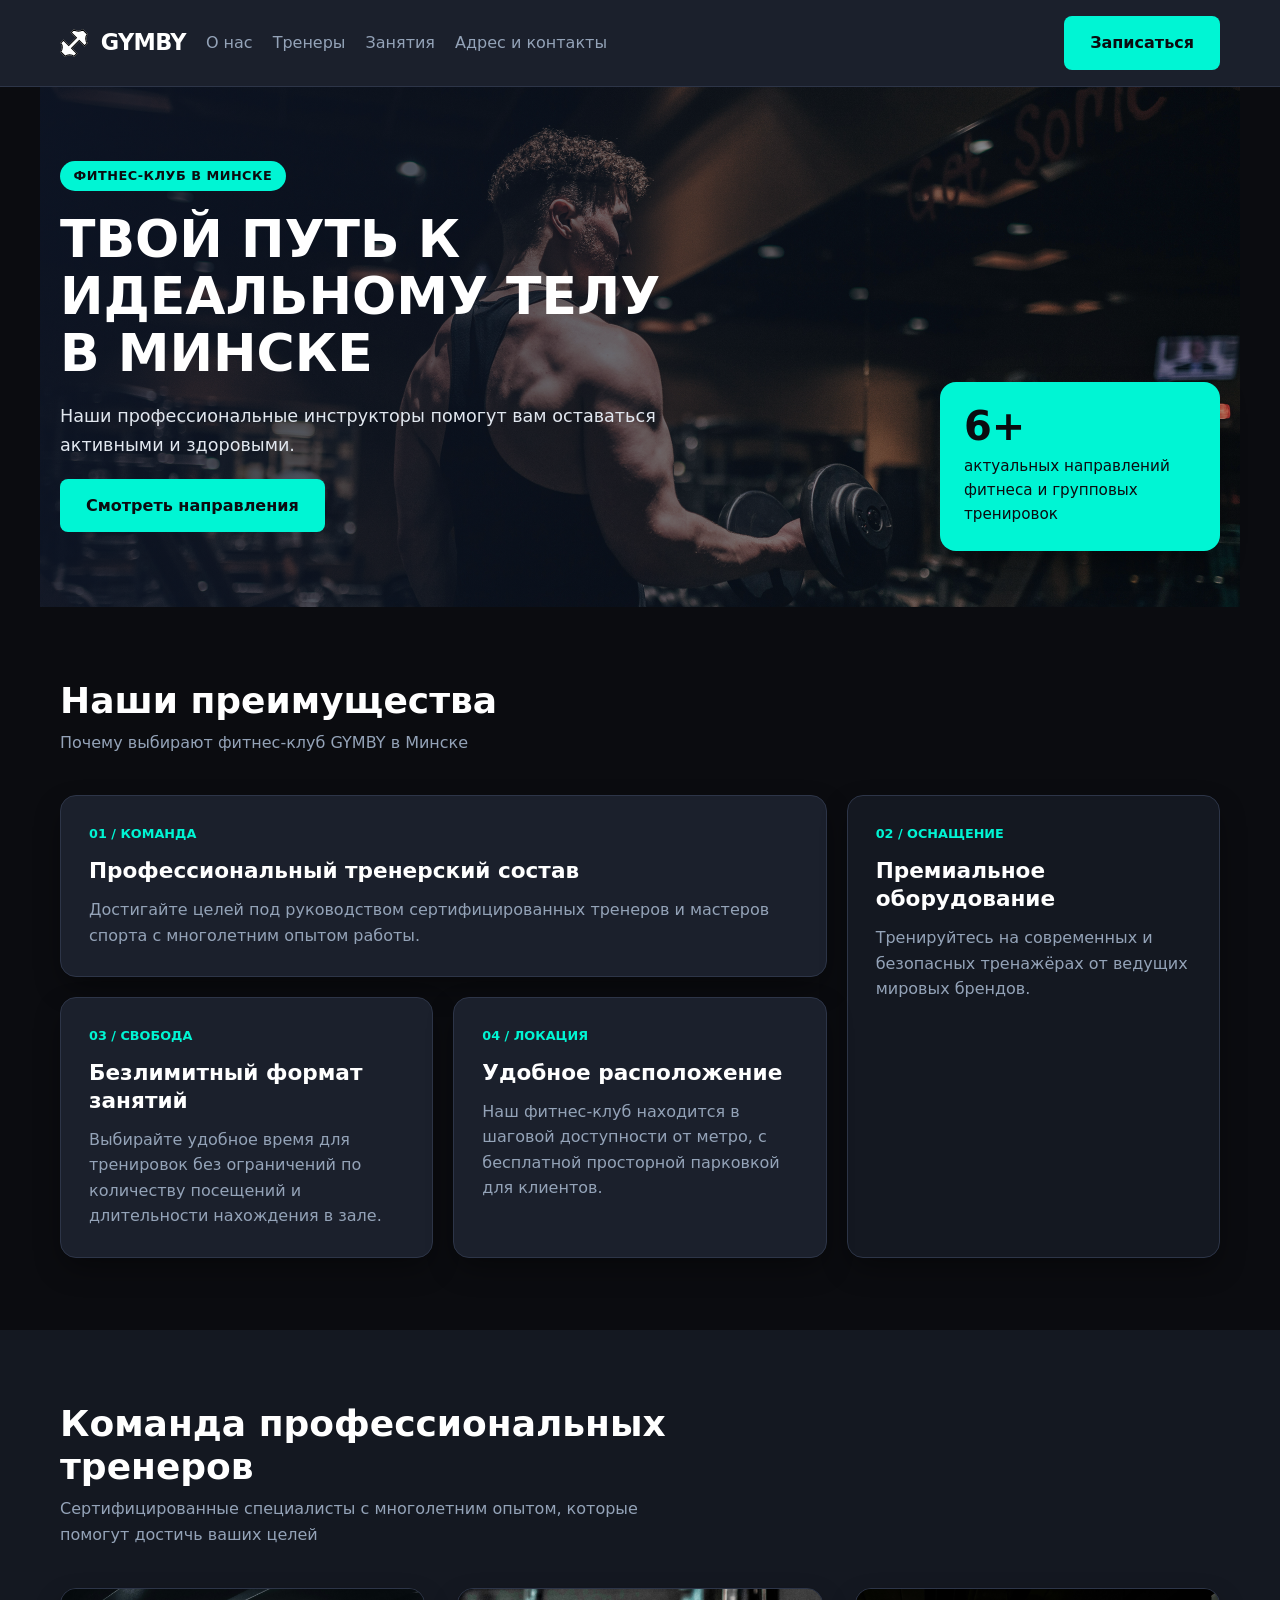
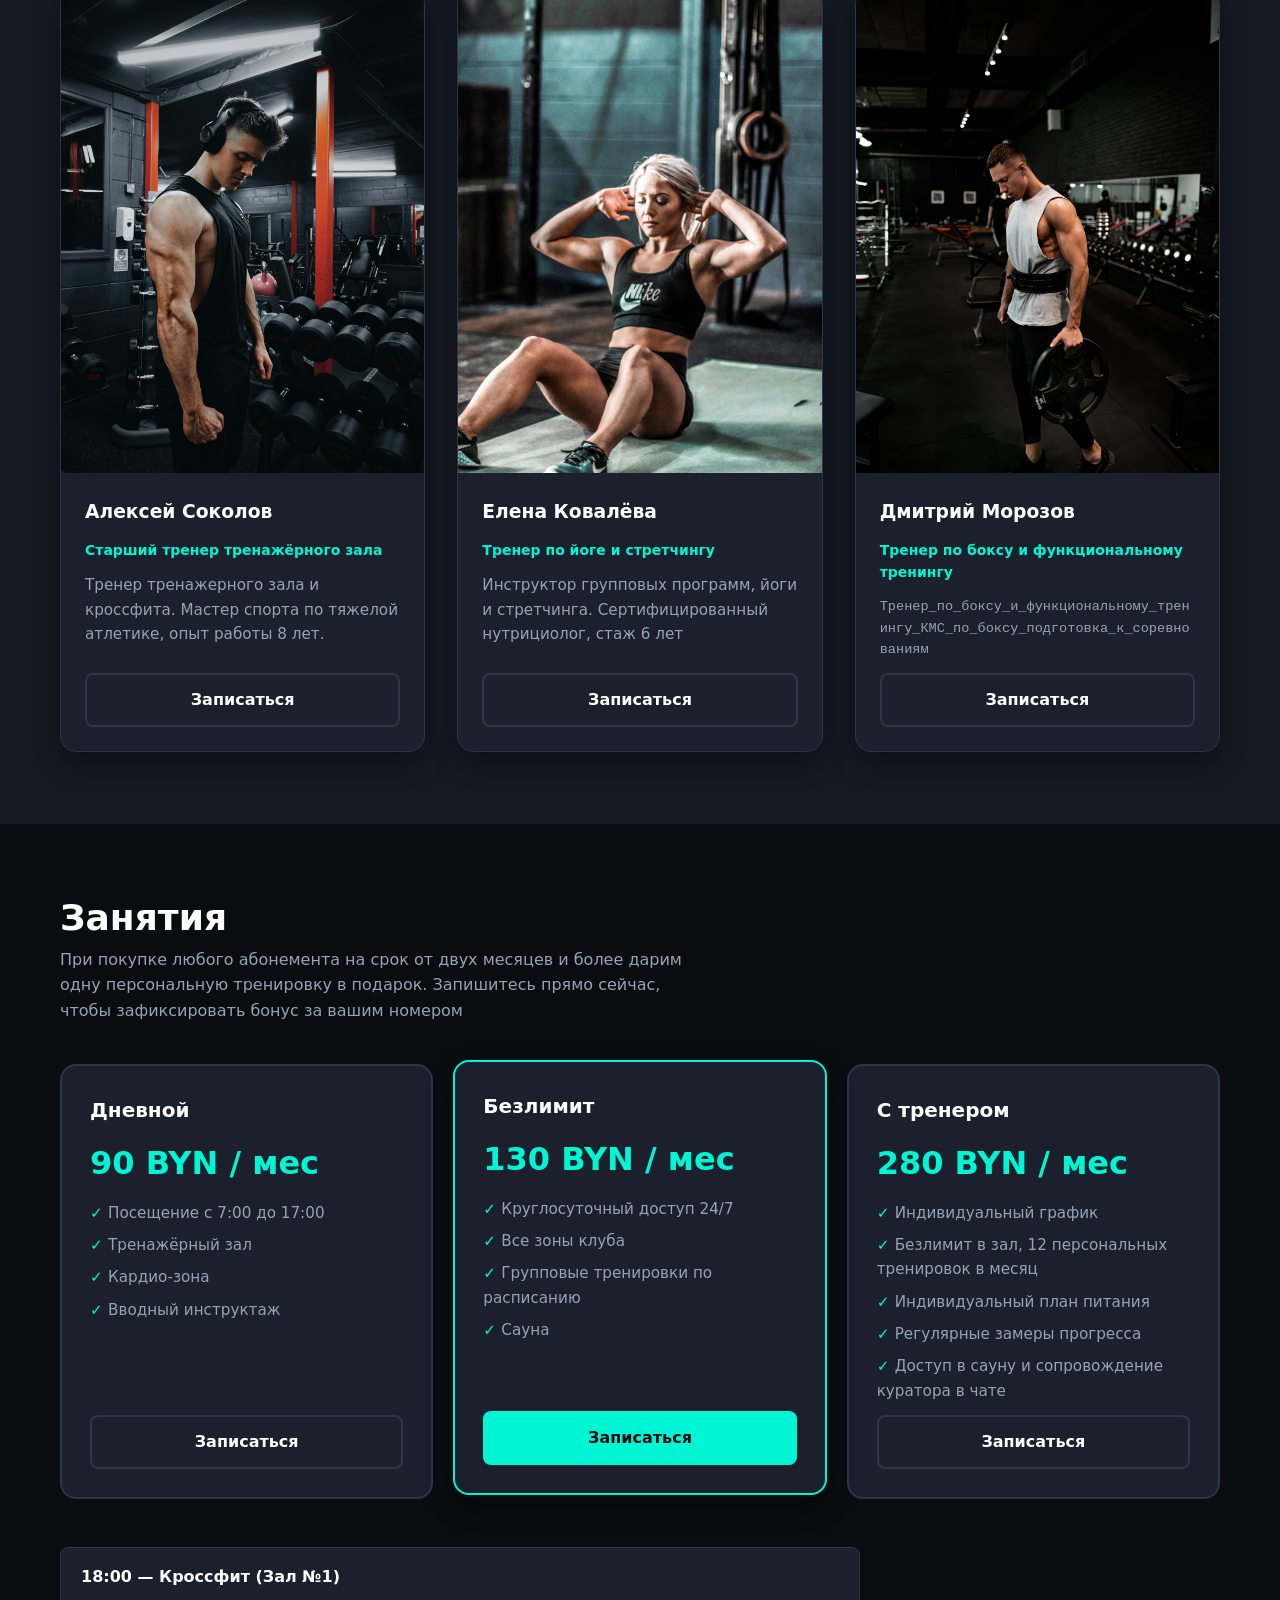
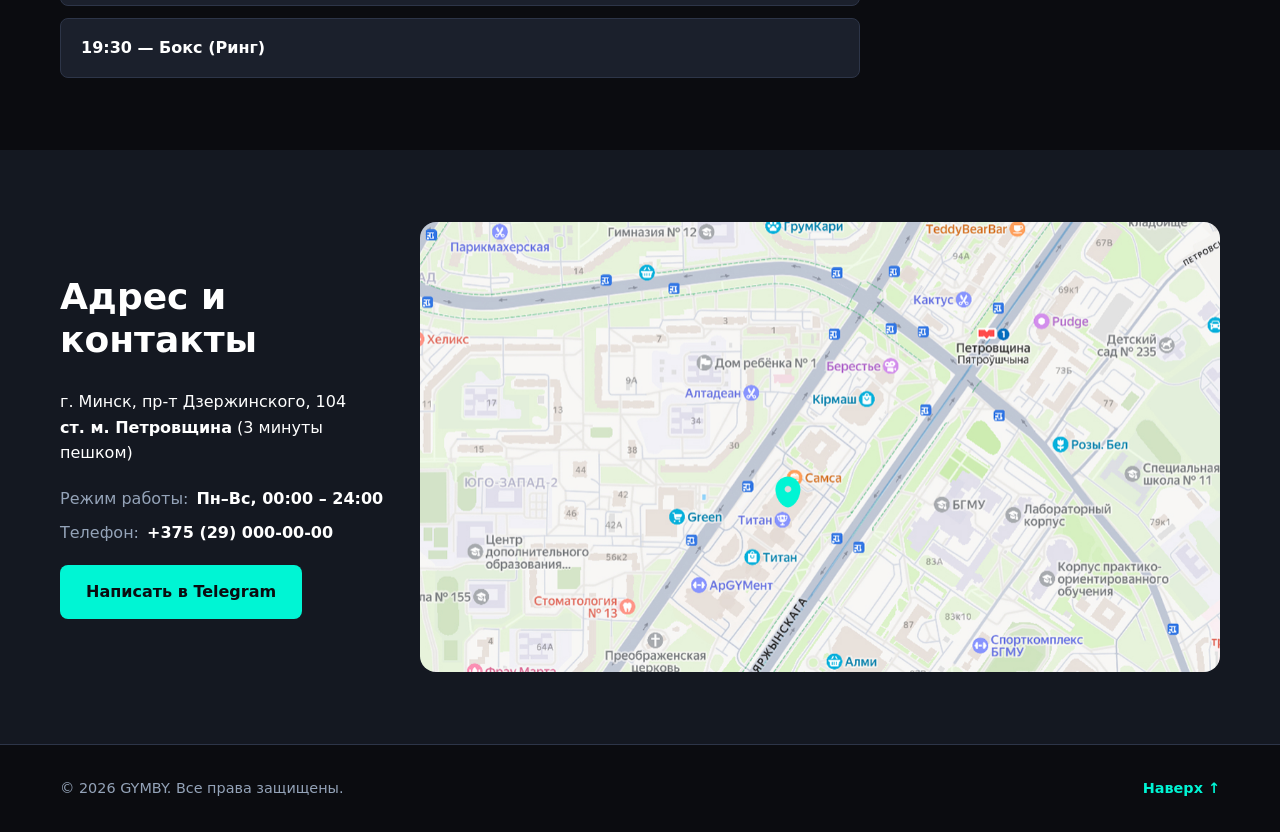
<file: yarakhovich_ivan_ppois2609/index.html>
<!DOCTYPE html>
<html lang="ru">

<head>
    <meta charset="UTF-8">
    <meta name="viewport" content="width=device-width, initial-scale=1.0">
    <title>Практическая работа №11 — Коммерческая витрина и Портфолио</title>
    <link rel="stylesheet" href="css/reset.css">
    <link rel="stylesheet" href="css/style.css">
</head>

<body class="theme-gymby">

    <!-- =====================================================================
       ШАПКА САЙТА (Уровень BASE: Flexbox + margin-left: auto)
       ===================================================================== -->
    <header class="site-header">
        <div class="container site-header__inner">
            <a href="#" class="logo"><img src="images/icons/logo-icon.svg" alt="">GYMBY</a>

            <nav class="main-nav" aria-label="Основная навигация">
                <ul class="main-nav__list">
                    <li><a href="#benefits" class="main-nav__link">О нас</a></li>
                    <li><a href="#showcase" class="main-nav__link">Тренеры</a></li>
                    <li><a href="#pricing" class="main-nav__link">Занятия</a></li>
                    <li><a href="#contacts" class="main-nav__link">Адрес и контакты</a></li>
                </ul>
            </nav>

            <!-- Кнопка должна быть оттолкнута вправо через margin-left: auto (без лишних обёрток) -->
            <a href="#contacts" class="btn btn--primary site-header__cta">Записаться</a>
        </div>
    </header>

    <main>
        <!-- =====================================================================
         HERO-БАННЕР С НАЛОЖЕНИЕМ НА CSS GRID (Уровень JUNIOR)
         ВНИМАНИЕ: Использование position: absolute для карточки запрещено!
         Фон, затемнение и контент должны занимать одну область grid-area: 1 / 1.
         ===================================================================== -->
        <section class="hero" aria-labelledby="hero-title">
            <!-- Слой 1: Фоновое изображение или градиентный плейсхолдер -->
            <div class="hero__media" role="img" aria-label="Атмосфера студии и пространства"></div>

            <!-- Слой 2: Контент поверх фона (заголовок слева + плавающая карточка справа снизу) -->
            <div class="container hero__grid">
                <div class="hero__content">
                    <span class="badge">Фитнес-клуб в Минске</span>
                    <!-- Адаптивный размер шрифта через clamp() (Уровень PRO) -->
                    <h1 id="hero-title" class="hero__title">
                        ТВОЙ ПУТЬ К ИДЕАЛЬНОМУ ТЕЛУ В МИНСКЕ
                    </h1>
                    <p class="hero__subtitle">
                        Наши профессиональные инструкторы помогут вам оставаться активными и здоровыми.
                    </p>
                    <a href="#showcase" class="btn btn--primary">Смотреть направления</a>
                </div>

                <!-- Плавающая карточка-информер (как в макете «ДВИЖ») -->
                <aside class="hero__floating-card" aria-label="Ключевая статистика">
                    <strong class="hero__floating-number">6+</strong>
                    <p class="hero__floating-text">
                        актуальных направлений фитнеса и групповых тренировок
                    </p>
                </aside>
            </div>
        </section>

        <!-- =====================================================================
         BENTO-СЕТКА ПРЕИМУЩЕСТВ (Уровень JUNIOR)
         Несимметричная журнальная сетка: карточки с .bento-card--wide (span 2)
         и .bento-card--tall (grid-row: span 2) на десктопе (>= 1024px).
         ===================================================================== -->
        <section class="section" id="benefits" aria-labelledby="benefits-title">
            <div class="container">
                <header class="section-header">
                    <h2 id="benefits-title" class="section-title">Наши преимущества</h2>
                    <p class="section-desc">Почему выбирают фитнес-клуб GYMBY в Минске</p>
                </header>

                <div class="bento-grid">
                    <article class="bento-card bento-card--wide">
                        <span class="bento-card__tag">01 / Команда</span>
                        <h3 class="bento-card__title">Профессиональный тренерский состав</h3>
                        <p class="bento-card__text">
                            Достигайте целей под руководством сертифицированных тренеров и мастеров спорта с многолетним
                            опытом работы.
                        </p>
                    </article>

                    <article class="bento-card bento-card--tall">
                        <span class="bento-card__tag">02 / Оснащение</span>
                        <h3 class="bento-card__title">Премиальное оборудование</h3>
                        <p class="bento-card__text">
                            Тренируйтесь на современных и безопасных тренажёрах от ведущих мировых брендов.
                        </p>
                    </article>

                    <article class="bento-card">
                        <span class="bento-card__tag">03 / Свобода</span>
                        <h3 class="bento-card__title">Безлимитный формат занятий</h3>
                        <p class="bento-card__text">
                            Выбирайте удобное время для тренировок без ограничений по количеству посещений и
                            длительности нахождения в зале.
                        </p>
                    </article>

                    <article class="bento-card">
                        <span class="bento-card__tag">04 / Локация</span>
                        <h3 class="bento-card__title">Удобное расположение</h3>
                        <p class="bento-card__text">
                            Наш фитнес-клуб находится в шаговой доступности от метро, с бесплатной просторной парковкой
                            для клиентов.
                        </p>
                    </article>
                </div>
            </div>
        </section>

        <!-- =====================================================================
         ВИТРИНА КОМАНДЫ / КЕЙСОВ (Уровень BASE)
         Сетка: repeat(auto-fit, minmax(min(100%, var(--card-min-width)), 1fr))
         Внутри каждой карточки — Flexbox с прижатием кнопки книзу.
         ===================================================================== -->
        <section class="section section--alt" id="showcase" aria-labelledby="showcase-title">
            <div class="container">
                <header class="section-header">
                    <h2 id="showcase-title" class="section-title">Команда профессиональных тренеров</h2>
                    <p class="section-desc">Сертифицированные специалисты с многолетним опытом, которые помогут достичь
                        ваших целей</p>
                </header>

                <div class="showcase-grid">
                    <article class="profile-card">
                        <!-- Изображение с фиксированной пропорцией aspect-ratio: 3 / 4 -->
                        <div class="profile-card__media" role="img">
                            <img src="images/1.jpg" alt="Алексей Соколов" class="profile-card__img">
                        </div>
                        <div class="profile-card__body">
                            <h3 class="profile-card__title">Алексей Соколов</h3>
                            <p class="profile-card__role">Старший тренер тренажёрного зала</p>
                            <p class="profile-card__text">
                                Тренер тренажерного зала и кроссфита. Мастер спорта по тяжелой атлетике, опыт работы 8
                                лет.
                            </p>
                            <a href="#contacts" class="btn btn--outline profile-card__btn">Записаться</a>
                        </div>
                    </article>

                    <article class="profile-card">
                        <div class="profile-card__media" role="img">
                            <img src="images/2.jpg" alt="Елена Ковалёва" class="profile-card__img">
                        </div>
                        <div class="profile-card__body">
                            <h3 class="profile-card__title">Елена Ковалёва</h3>
                            <p class="profile-card__role">Тренер по йоге и стретчингу</p>
                            <p class="profile-card__text">
                                Инструктор групповых программ, йоги и стретчинга. Сертифицированный нутрициолог, стаж 6
                                лет
                            </p>
                            <a href="#contacts" class="btn btn--outline profile-card__btn">Записаться</a>
                        </div>
                    </article>

                    <article class="profile-card">
                        <div class="profile-card__media" role="img">
                            <img src="images/3.jpg" alt="Дмитрий Морозов" class="profile-card__img">
                        </div>
                        <div class="profile-card__body">
                            <h3 class="profile-card__title">Дмитрий Морозов</h3>
                            <p class="profile-card__role">Тренер по боксу и функциональному тренингу</p>
                            <!-- Стресс-тест неделимым словом длиной 46+ символов на 320px (Уровень PRO) -->
                            <p class="profile-card__text profile-card__stress">
                                Тренер_по_боксу_и_функциональному_тренингу_КМС_по_боксу_подготовка_к_соревнованиям
                            </p>
                            <a href="#contacts" class="btn btn--outline profile-card__btn">Записаться</a>
                        </div>
                    </article>
                </div>
            </div>
        </section>

        <!-- =====================================================================
         ТАРИФЫ И FAQ БЕЗ JAVASCRIPT (Уровень PRO)
         1. Выделение выбранной карточки через :has(input[type="radio"]:checked)
         2. Выравнивание строк внутри карточек через grid-template-rows: subgrid
         3. Аккордеон вопросов через нативные теги <details> и <summary>
         ===================================================================== -->
        <section class="section" id="pricing" aria-labelledby="pricing-title">
            <div class="container">
                <header class="section-header">
                    <h2 id="pricing-title" class="section-title">Занятия</h2>
                    <p class="section-desc">При покупке любого абонемента на срок от двух месяцев и более дарим одну
                        персональную тренировку в подарок. Запишитесь прямо сейчас, чтобы зафиксировать бонус за вашим
                        номером</p>
                </header>

                <div class="pricing-grid">
                    <label class="plan-card">
                        <input type="radio" name="plan" value="start" class="plan-card__radio">
                        <h3 class="plan-card__name">Дневной</h3>
                        <p class="plan-card__price">90 BYN / мес</p>
                        <ul class="plan-card__features">
                            <li>Посещение с 7:00 до 17:00</li>
                            <li>Тренажёрный зал</li>
                            <li>Кардио-зона</li>
                            <li>Вводный инструктаж</li>
                        </ul>
                        <span class="btn btn--outline plan-card__action">Записаться</span>
                    </label>

                    <label class="plan-card">
                        <input type="radio" name="plan" value="pro" class="plan-card__radio" checked>
                        <h3 class="plan-card__name">Безлимит</h3>
                        <p class="plan-card__price">130 BYN / мес</p>
                        <ul class="plan-card__features">
                            <li>Круглосуточный доступ 24/7</li>
                            <li>Все зоны клуба</li>
                            <li>Групповые тренировки по расписанию</li>
                            <li>Сауна</li>
                        </ul>
                        <span class="btn btn--primary plan-card__action">Записаться</span>
                    </label>

                    <label class="plan-card">
                        <input type="radio" name="plan" value="studio" class="plan-card__radio">
                        <h3 class="plan-card__name">С тренером</h3>
                        <p class="plan-card__price">280 BYN / мес</p>
                        <ul class="plan-card__features">
                            <li>Индивидуальный график</li>
                            <li>Безлимит в зал, 12 персональных тренировок в месяц</li>
                            <li>Индивидуальный план питания</li>
                            <li>Регулярные замеры прогресса</li>
                            <li>Доступ в сауну и сопровождение куратора в чате</li>
                        </ul>
                        <span class="btn btn--outline plan-card__action">Записаться</span>
                    </label>
                </div>

                <!-- Нативный аккордеон вопросов без JS (Уровень PRO: <details> + <summary>) -->
                <div class="faq-list">
                    <details class="faq-item">
                        <summary class="faq-item__question">18:00 — Кроссфит (Зал №1)</summary>
                        <p class="faq-item__answer">
                            Интенсивная функциональная тренировка для любого уровня подготовки. С собой иметь сменную
                            обувь и воду.
                        </p>
                    </details>
                    <details class="faq-item">
                        <summary class="faq-item__question">19:30 — Бокс (Ринг)</summary>
                        <p class="faq-item__answer">
                            Постановка удара и работа на снарядах.
                        </p>
                    </details>
                </div>
            </div>
        </section>

        <!-- =====================================================================
         АСИММЕТРИЧНЫЙ СПЛИТ-БЛОК КОНТАКТОВ (Уровень BASE)
         Две колонки: слева ширина var(--split-sidebar-width), справа 1fr.
         На экранах < 768px перестраивается в 1 колонку.
         ===================================================================== -->
        <section class="section section--alt" id="contacts" aria-labelledby="contacts-title">
            <div class="container">
                <div class="contacts-split">
                    <div class="contacts-split__info">
                        <h2 id="contacts-title" class="section-title">Адрес и контакты</h2>
                        <p class="contacts-split__address">
                            г. Минск, пр-т Дзержинского, 104<br>
                            <strong>ст. м. Петровщина</strong> (3 минуты пешком)
                        </p>
                        <dl class="contacts-meta">
                            <div class="contacts-meta__row">
                                <dt>Режим работы:</dt>
                                <dd>Пн–Вс, 00:00 – 24:00</dd>
                            </div>
                            <div class="contacts-meta__row">
                                <dt>Телефон:</dt>
                                <dd><a href="tel:+375290000000">+375 (29) 000-00-00</a></dd>
                            </div>
                        </dl>
                        <div class="contacts-split__links">
                            <a href="#" class="btn btn--primary">Написать в Telegram</a>
                        </div>
                    </div>

                    <div class="contacts-split__map">
                        <img src="images/map.jpg"
                            alt="Схема проезда: г. Минск, пр-т Дзержинского, 104, ст. м. Петровщина" loading="lazy">
                    </div>
                </div>
            </div>
        </section>
    </main>

    <footer class="site-footer">
        <div class="container site-footer__inner">
            <p>&copy; 2026 GYMBY. Все права защищены.</p>
            <a href="#hero-title" class="site-footer__top">Наверх &uarr;</a>
        </div>
    </footer>

</body>

</html>
</file>
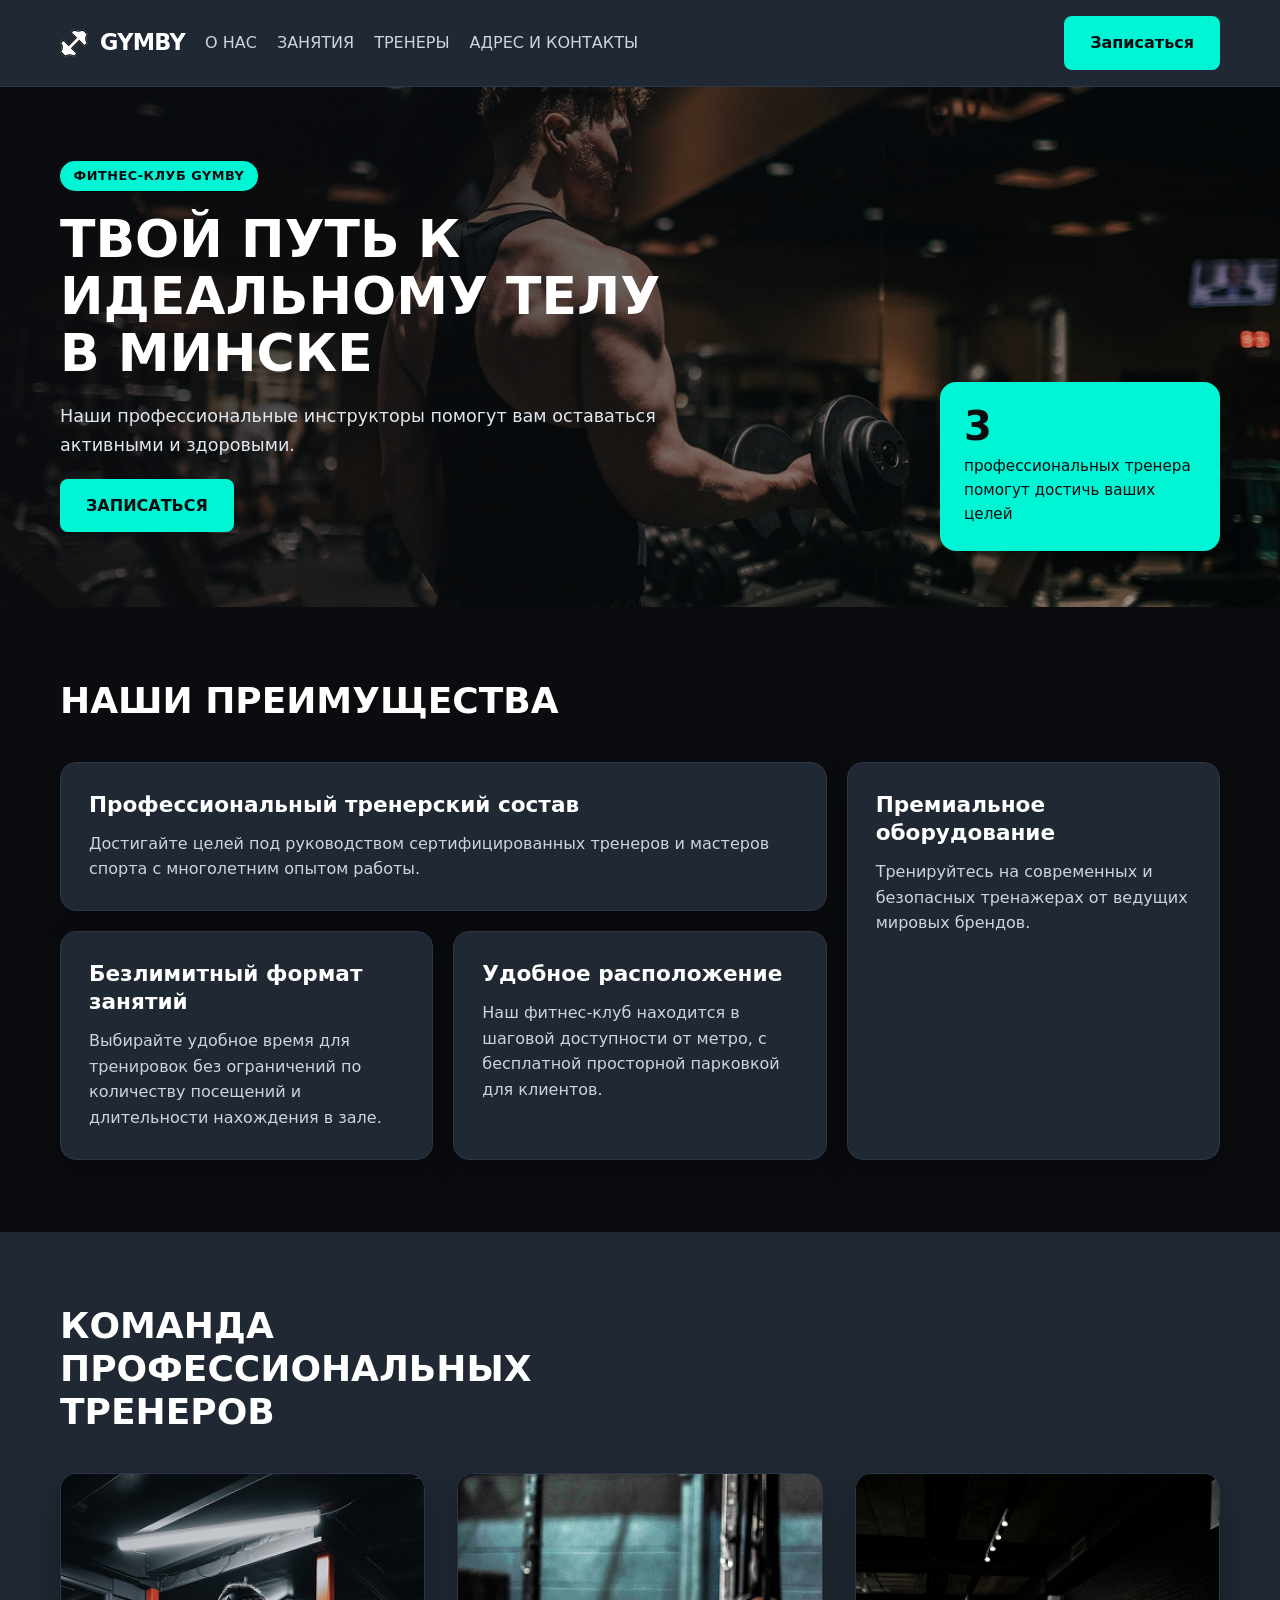
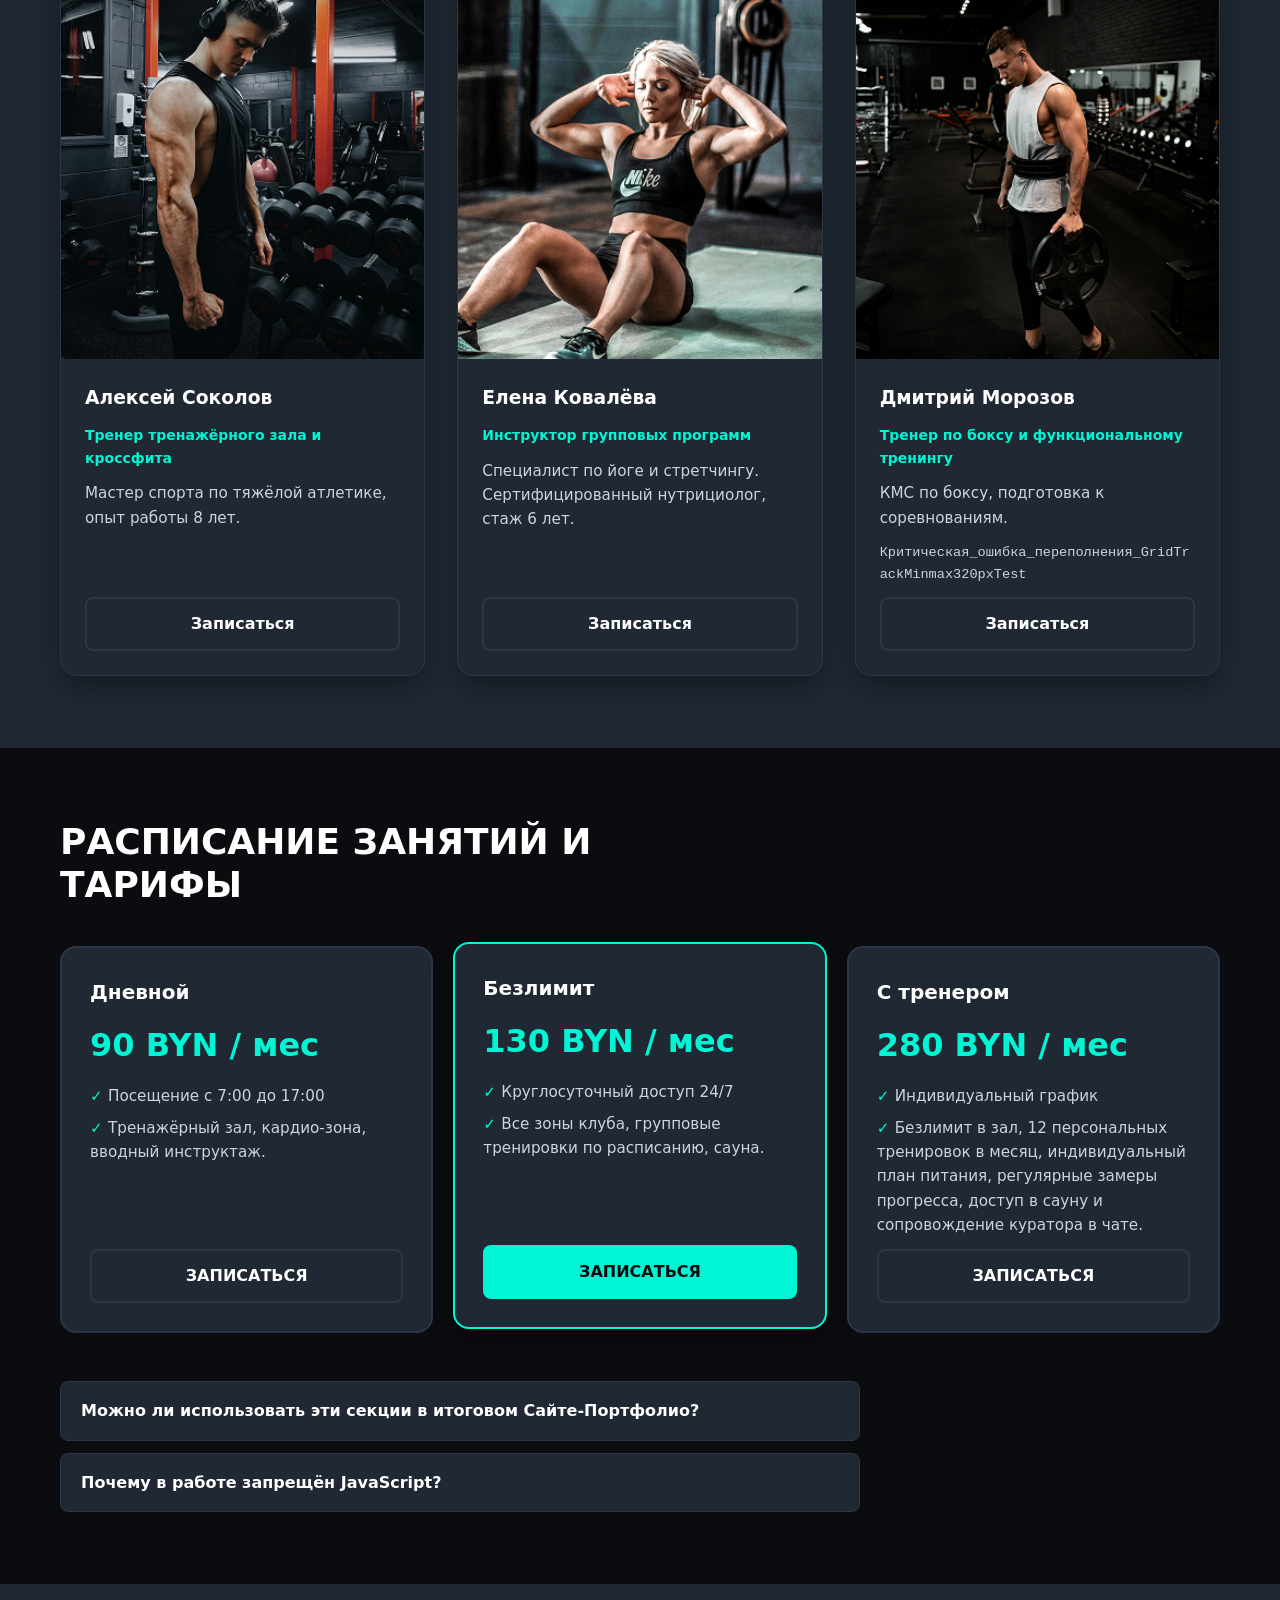
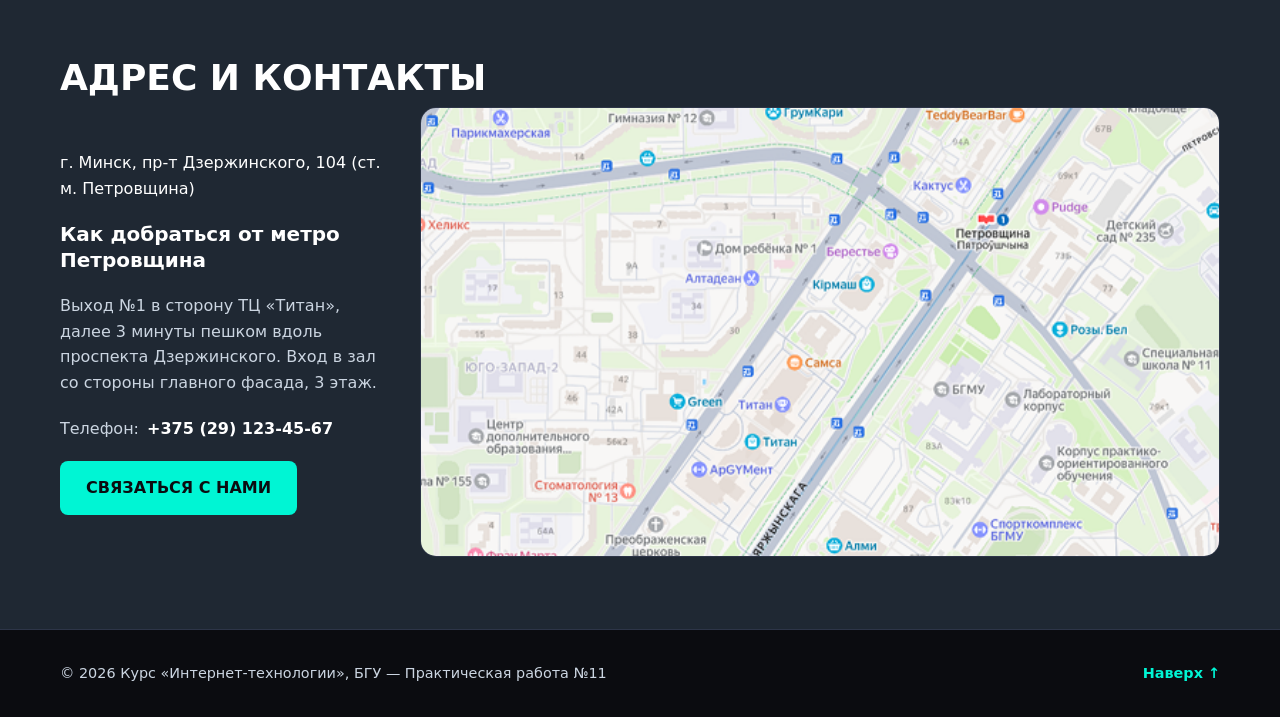
<file: Жижа_Иван_ППОИС2609/index.html>
<!DOCTYPE html>
<html lang="ru">
<head>
  <meta charset="UTF-8">
  <meta name="viewport" content="width=device-width, initial-scale=1.0">
  <title>Практическая работа №11 — Коммерческая витрина и Портфолио</title>
  <link rel="stylesheet" href="css/style.css">
</head>
<!-- 
  ПОДСКАЗКА ПО ТЕМАМ (Design System из Figma):
  Для светлой палитры («ДВИЖ») используйте класс: class="theme-dvizh"
  Для тёмной палитры («GYMBY») используйте класс: class="theme-gymby"
-->
<body class="theme-gymby">

  <!-- =====================================================================
       ШАПКА САЙТА (Уровень BASE: Flexbox + margin-left: auto)
       ===================================================================== -->
  <header class="site-header">
    <div class="container site-header__inner">
      <a href="#" class="logo">
        <img src="images/logo.svg" alt="" width="28" height="28">
        <span>GYMBY</span>
      </a>

      <nav class="main-nav" aria-label="Основная навигация">
        <ul class="main-nav__list">
          <li><a href="#benefits" class="main-nav__link">О НАС</a></li>
          <li><a href="#pricing" class="main-nav__link">ЗАНЯТИЯ</a></li>
          <li><a href="#showcase" class="main-nav__link">ТРЕНЕРЫ</a></li>
          <li><a href="#contacts" class="main-nav__link">АДРЕС И КОНТАКТЫ</a></li>
        </ul>
      </nav>

      <!-- Кнопка должна быть оттолкнута вправо через margin-left: auto (без лишних обёрток) -->
      <a href="#contacts" class="btn btn--primary site-header__cta">Записаться</a>
    </div>
  </header>

  <main>
    <!-- =====================================================================
         HERO-БАННЕР С НАЛОЖЕНИЕМ НА CSS GRID (Уровень JUNIOR)
         ВНИМАНИЕ: Использование position: absolute для карточки запрещено!
         Фон, затемнение и контент должны занимать одну область grid-area: 1 / 1.
         ===================================================================== -->
    <section class="hero" aria-labelledby="hero-title">
      <!-- Слой 1: Фоновое изображение или градиентный плейсхолдер -->
      <div class="hero__media" role="img" aria-label="Атмосфера студии и пространства"></div>

      <!-- Слой 2: Контент поверх фона (заголовок слева + плавающая карточка справа снизу) -->
      <div class="container hero__grid">
        <div class="hero__content">
          <span class="badge">ФИТНЕС-КЛУБ GYMBY</span>

          <h1 id="hero-title" class="hero__title">
            ТВОЙ ПУТЬ К ИДЕАЛЬНОМУ ТЕЛУ В МИНСКЕ
          </h1>

          <p class="hero__subtitle">
            Наши профессиональные инструкторы помогут вам
            оставаться активными и здоровыми.
          </p>

          <a href="#contacts" class="btn btn--primary">
            ЗАПИСАТЬСЯ
          </a>
        </div>

        <!-- Плавающая карточка-информер (как в макете «ДВИЖ») -->
        <aside class="hero__floating-card" aria-label="Ключевая статистика">
          <strong class="hero__floating-number">3</strong>
          <p class="hero__floating-text">
            профессиональных тренера помогут достичь ваших целей
          </p>
        </aside>
      </div>
    </section>

    <!-- =====================================================================
         BENTO-СЕТКА ПРЕИМУЩЕСТВ (Уровень JUNIOR)
         Несимметричная журнальная сетка: карточки с широкая карточка (span 2)
         и высокая карточка (grid-row: span 2) на десктопе (>= 1024px).
         ===================================================================== -->
    <section class="section" id="benefits" aria-labelledby="benefits-title">
      <div class="container">
        <header class="section-header">
          <h2 id="benefits-title" class="section-title">НАШИ ПРЕИМУЩЕСТВА</h2>
        </header>

        <div class="bento-grid">
          <article class="bento-card bento-card--wide">
            <h3 class="bento-card__title">
              Профессиональный тренерский состав
            </h3>
            <p class="bento-card__text">
              Достигайте целей под руководством сертифицированных
              тренеров и мастеров спорта с многолетним опытом работы.
            </p>
          </article>

          <article class="bento-card bento-card--tall">
            <h3 class="bento-card__title">
              Премиальное оборудование
            </h3>
            <p class="bento-card__text">
              Тренируйтесь на современных и безопасных тренажерах
              от ведущих мировых брендов.
            </p>
          </article>

          <article class="bento-card">
            <h3 class="bento-card__title">
              Безлимитный формат занятий
            </h3>
            <p class="bento-card__text">
              Выбирайте удобное время для тренировок без ограничений
              по количеству посещений и длительности нахождения в зале.
            </p>
          </article>

          <article class="bento-card">
            <h3 class="bento-card__title">
              Удобное расположение
            </h3>
            <p class="bento-card__text">
              Наш фитнес-клуб находится в шаговой доступности
              от метро, с бесплатной просторной парковкой
              для клиентов.
            </p>
          </article>
        </div>
      </div>
    </section>

    <!-- =====================================================================
         ВИТРИНА КОМАНДЫ / КЕЙСОВ (Уровень BASE)
         Сетка: адаптивное размещение карточек через CSS Grid
         Внутри каждой карточки — Flexbox с прижатием кнопки книзу.
         ===================================================================== -->
    <section class="section section--alt" id="showcase" aria-labelledby="showcase-title">
      <div class="container">
        <header class="section-header">
          <h2 id="showcase-title" class="section-title">
            КОМАНДА ПРОФЕССИОНАЛЬНЫХ ТРЕНЕРОВ
          </h2>
        </header>

        <div class="showcase-grid">
          <article class="profile-card">
            <img
              class="profile-card__media"
              src="images/trainer-alexey.jpg"
              alt="Тренер Алексей Соколов"
            >
            <div class="profile-card__body">
              <h3 class="profile-card__title">Алексей Соколов</h3>
              <p class="profile-card__role">
                Тренер тренажёрного зала и кроссфита
              </p>
              <p class="profile-card__text">
                Мастер спорта по тяжёлой атлетике,
                опыт работы 8 лет.
              </p>
              <a href="#contacts" class="btn btn--outline profile-card__btn">
                Записаться
              </a>
            </div>
          </article>

          <article class="profile-card">
            <img
              class="profile-card__media"
              src="images/trainer-elena.jpg"
              alt="Тренер Елена Ковалёва"
            >
            <div class="profile-card__body">
              <h3 class="profile-card__title">Елена Ковалёва</h3>
              <p class="profile-card__role">
                Инструктор групповых программ
              </p>
              <p class="profile-card__text">
                Специалист по йоге и стретчингу.
                Сертифицированный нутрициолог, стаж 6 лет.
              </p>
              <a href="#contacts" class="btn btn--outline profile-card__btn">
                Записаться
              </a>
            </div>
          </article>

          <article class="profile-card">
            <img
              class="profile-card__media"
              src="images/trainer-dmitry.jpg"
              alt="Тренер Дмитрий Морозов"
            >
            <div class="profile-card__body">
              <h3 class="profile-card__title">Дмитрий Морозов</h3>
              <p class="profile-card__role">
                Тренер по боксу и функциональному тренингу
              </p>
              <p class="profile-card__text">
                КМС по боксу, подготовка к соревнованиям.
              </p>
              <p class="profile-card__text profile-card__stress">
                Критическая_ошибка_переполнения_GridTrackMinmax320pxTest
              </p>
              <a href="#contacts" class="btn btn--outline profile-card__btn">
                Записаться
              </a>
            </div>
          </article>
        </div>
      </div>
    </section>

    <!-- =====================================================================
         ТАРИФЫ И FAQ БЕЗ JAVASCRIPT (Уровень PRO)
         1. Выделение выбранной карточки через :has(input[type="radio"]:checked)
         2. Выравнивание строк внутри карточек через grid-template-rows: subgrid
         3. Аккордеон вопросов через нативные теги <details> и <summary>
         ===================================================================== -->
    <section class="section" id="pricing" aria-labelledby="pricing-title">
      <div class="container">
        <header class="section-header">
          <h2 id="pricing-title" class="section-title">
            РАСПИСАНИЕ ЗАНЯТИЙ И ТАРИФЫ
          </h2>
        </header>

        
        <div class="pricing-grid">
          <article class="plan-card">
            <input
              type="radio"
              id="plan-day"
              name="plan"
              value="day"
              class="plan-card__radio"
              aria-label="Дневной"
            >

            <h3 class="plan-card__name">Дневной</h3>
            <p class="plan-card__price">90 BYN / мес</p>

            <ul class="plan-card__features">
              <li>Посещение с 7:00 до 17:00</li>
              <li>Тренажёрный зал, кардио-зона, вводный инструктаж.</li>
            </ul>

            <label for="plan-day" class="btn btn--outline plan-card__action">
              ЗАПИСАТЬСЯ
            </label>

            <label for="plan-day" class="plan-card__hitbox"></label>
          </article>

          <article class="plan-card">
            <input
              type="radio"
              id="plan-unlimited"
              name="plan"
              value="unlimited"
              class="plan-card__radio"
              aria-label="Безлимит"
              checked
            >

            <h3 class="plan-card__name">Безлимит</h3>
            <p class="plan-card__price">130 BYN / мес</p>

            <ul class="plan-card__features">
              <li>Круглосуточный доступ 24/7</li>
              <li>Все зоны клуба, групповые тренировки по расписанию, сауна.</li>
            </ul>

            <label for="plan-unlimited" class="btn btn--outline plan-card__action">
              ЗАПИСАТЬСЯ
            </label>

            <label for="plan-unlimited" class="plan-card__hitbox"></label>
          </article>

          <article class="plan-card">
            <input
              type="radio"
              id="plan-trainer"
              name="plan"
              value="trainer"
              class="plan-card__radio"
              aria-label="С тренером"
            >

            <h3 class="plan-card__name">С тренером</h3>
            <p class="plan-card__price">280 BYN / мес</p>

            <ul class="plan-card__features">
              <li>Индивидуальный график</li>
              <li>
                Безлимит в зал, 12 персональных тренировок в месяц,
                индивидуальный план питания, регулярные замеры прогресса,
                доступ в сауну и сопровождение куратора в чате.
              </li>
            </ul>

            <label for="plan-trainer" class="btn btn--outline plan-card__action">
              ЗАПИСАТЬСЯ
            </label>

            <label for="plan-trainer" class="plan-card__hitbox"></label>
          </article>
        </div>

        <!-- Нативный аккордеон вопросов без JS (Уровень PRO: <details> + <summary>) -->
        <div class="faq-list">
          <details class="faq-item">
            <summary class="faq-item__question">Можно ли использовать эти секции в итоговом Сайте-Портфолио?</summary>
            <p class="faq-item__answer">
              Да! Каждый блок (Hero, Bento-сетка, витрина кейсов и контакты) спроектирован как независимый модуль, который легко перенести в ваш финальный проект.
            </p>
          </details>
          <details class="faq-item">
            <summary class="faq-item__question">Почему в работе запрещён JavaScript?</summary>
            <p class="faq-item__answer">
              Современный CSS (Grid, Flexbox, :has(), clamp()) и HTML5 (&lt;details&gt;, &lt;dialog&gt;) закрывают большинство задач раскладки и базового интерактива нативно и без лишней нагрузки на браузер.
            </p>
          </details>
        </div>
      </div>
    </section>

    <!-- =====================================================================
         АСИММЕТРИЧНЫЙ СПЛИТ-БЛОК КОНТАКТОВ (Уровень BASE)
         Две колонки: слева индивидуальная ширина, справа оставшееся пространство.
         На экранах < 768px перестраивается в 1 колонку.
         ===================================================================== -->
    <section class="section section--alt" id="contacts" aria-labelledby="contacts-title">
      <div class="container">
        <h2 id="contacts-title" class="section-title">
          АДРЕС И КОНТАКТЫ
        </h2>

        <div class="contacts-split">
          <div class="contacts-split__info">
            <p class="contacts-split__address">
              г. Минск, пр-т Дзержинского, 104
              (ст. м. Петровщина)
            </p>

            <h3>Как добраться от метро Петровщина</h3>

            <p>
              Выход №1 в сторону ТЦ «Титан», далее 3 минуты
              пешком вдоль проспекта Дзержинского.
              Вход в зал со стороны главного фасада, 3 этаж.
            </p>

            <dl class="contacts-meta">
              <div class="contacts-meta__row">
                <dt>Телефон:</dt>
                <dd>
                  <a href="tel:+375291234567">
                    +375 (29) 123-45-67
                  </a>
                </dd>
              </div>
            </dl>

            <div class="contacts-split__links">
              <a href="tel:+375291234567" class="btn btn--primary">
                СВЯЗАТЬСЯ С НАМИ
              </a>
            </div>
          </div>

          <img
            class="contacts-split__map"
            src="images/map.png"
            alt="Карта расположения фитнес-клуба GYMBY возле станции метро Петровщина"
          >
        </div>
      </div>
    </section>
  </main>

  <footer class="site-footer">
    <div class="container site-footer__inner">
      <p>&copy; 2026 Курс «Интернет-технологии», БГУ — Практическая работа №11</p>
      <a href="#hero-title" class="site-footer__top">Наверх &uarr;</a>
    </div>
  </footer>

</body>
</html>
</file>
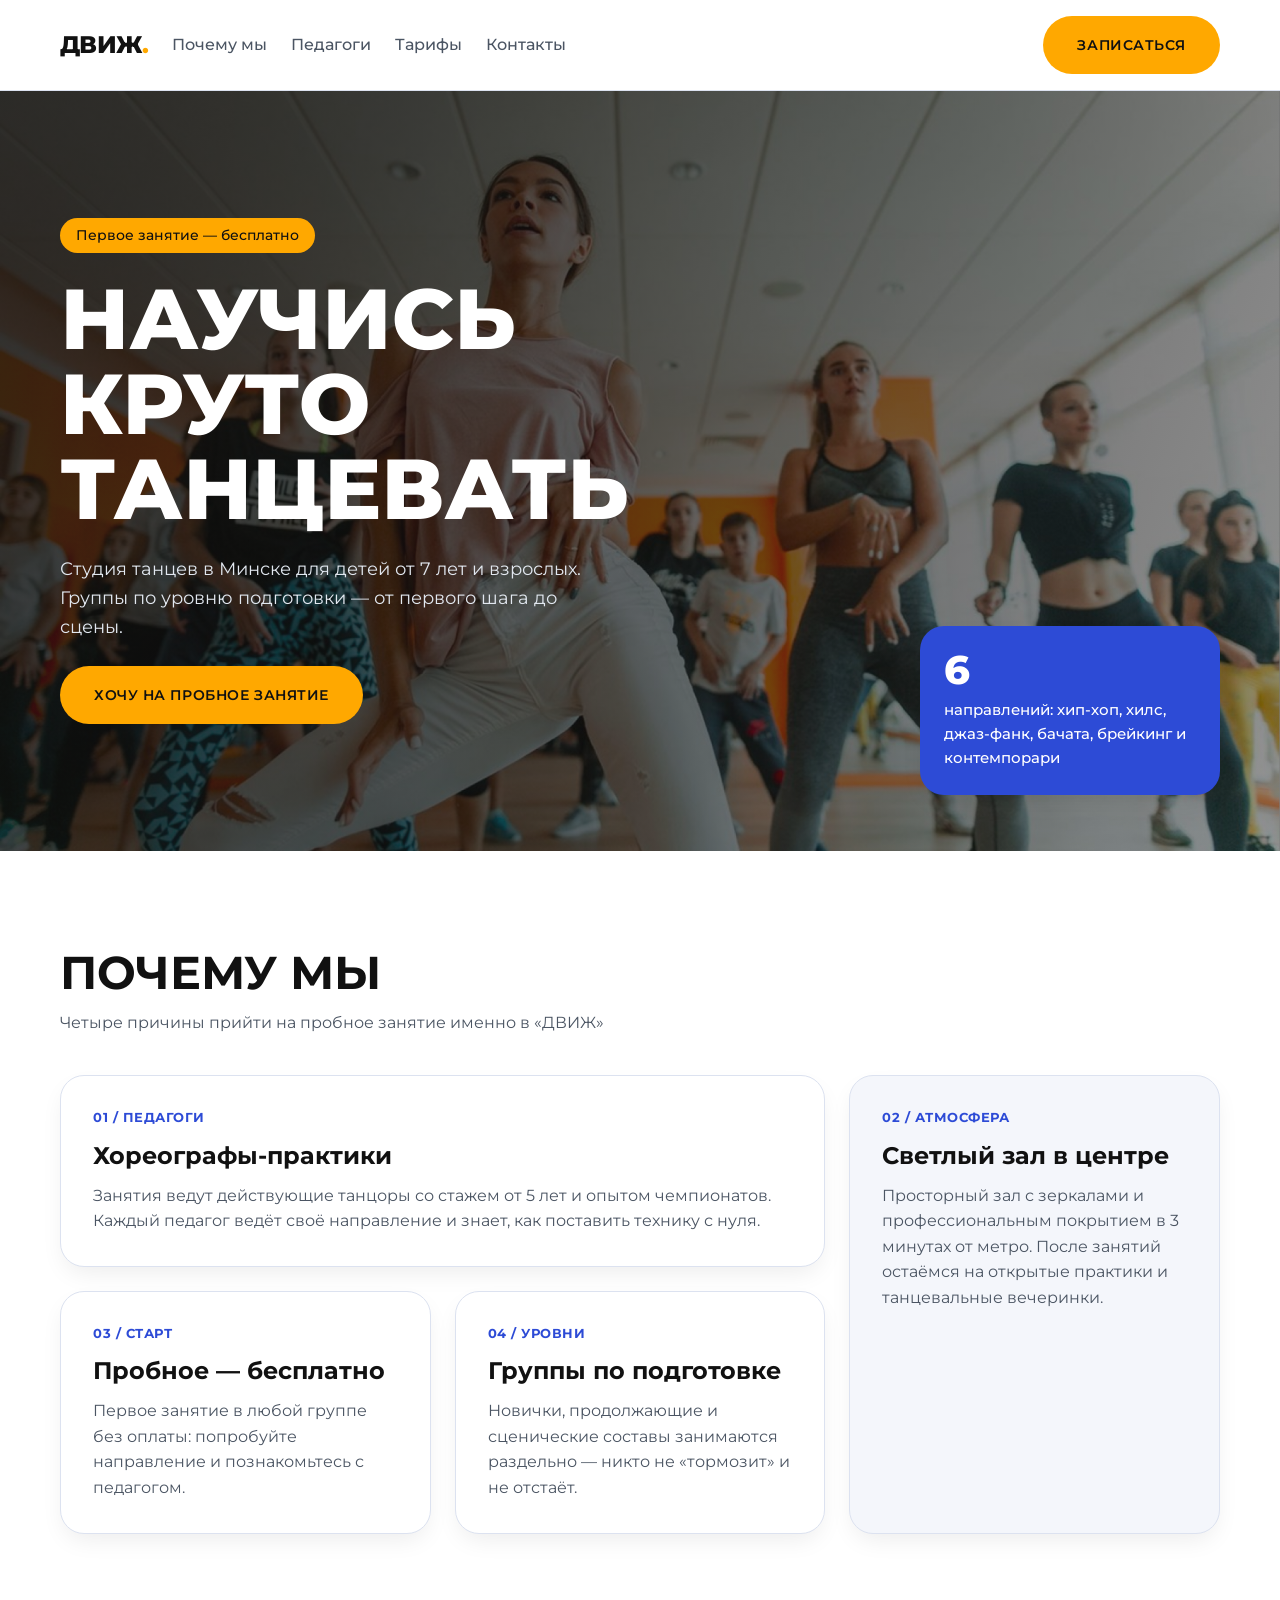
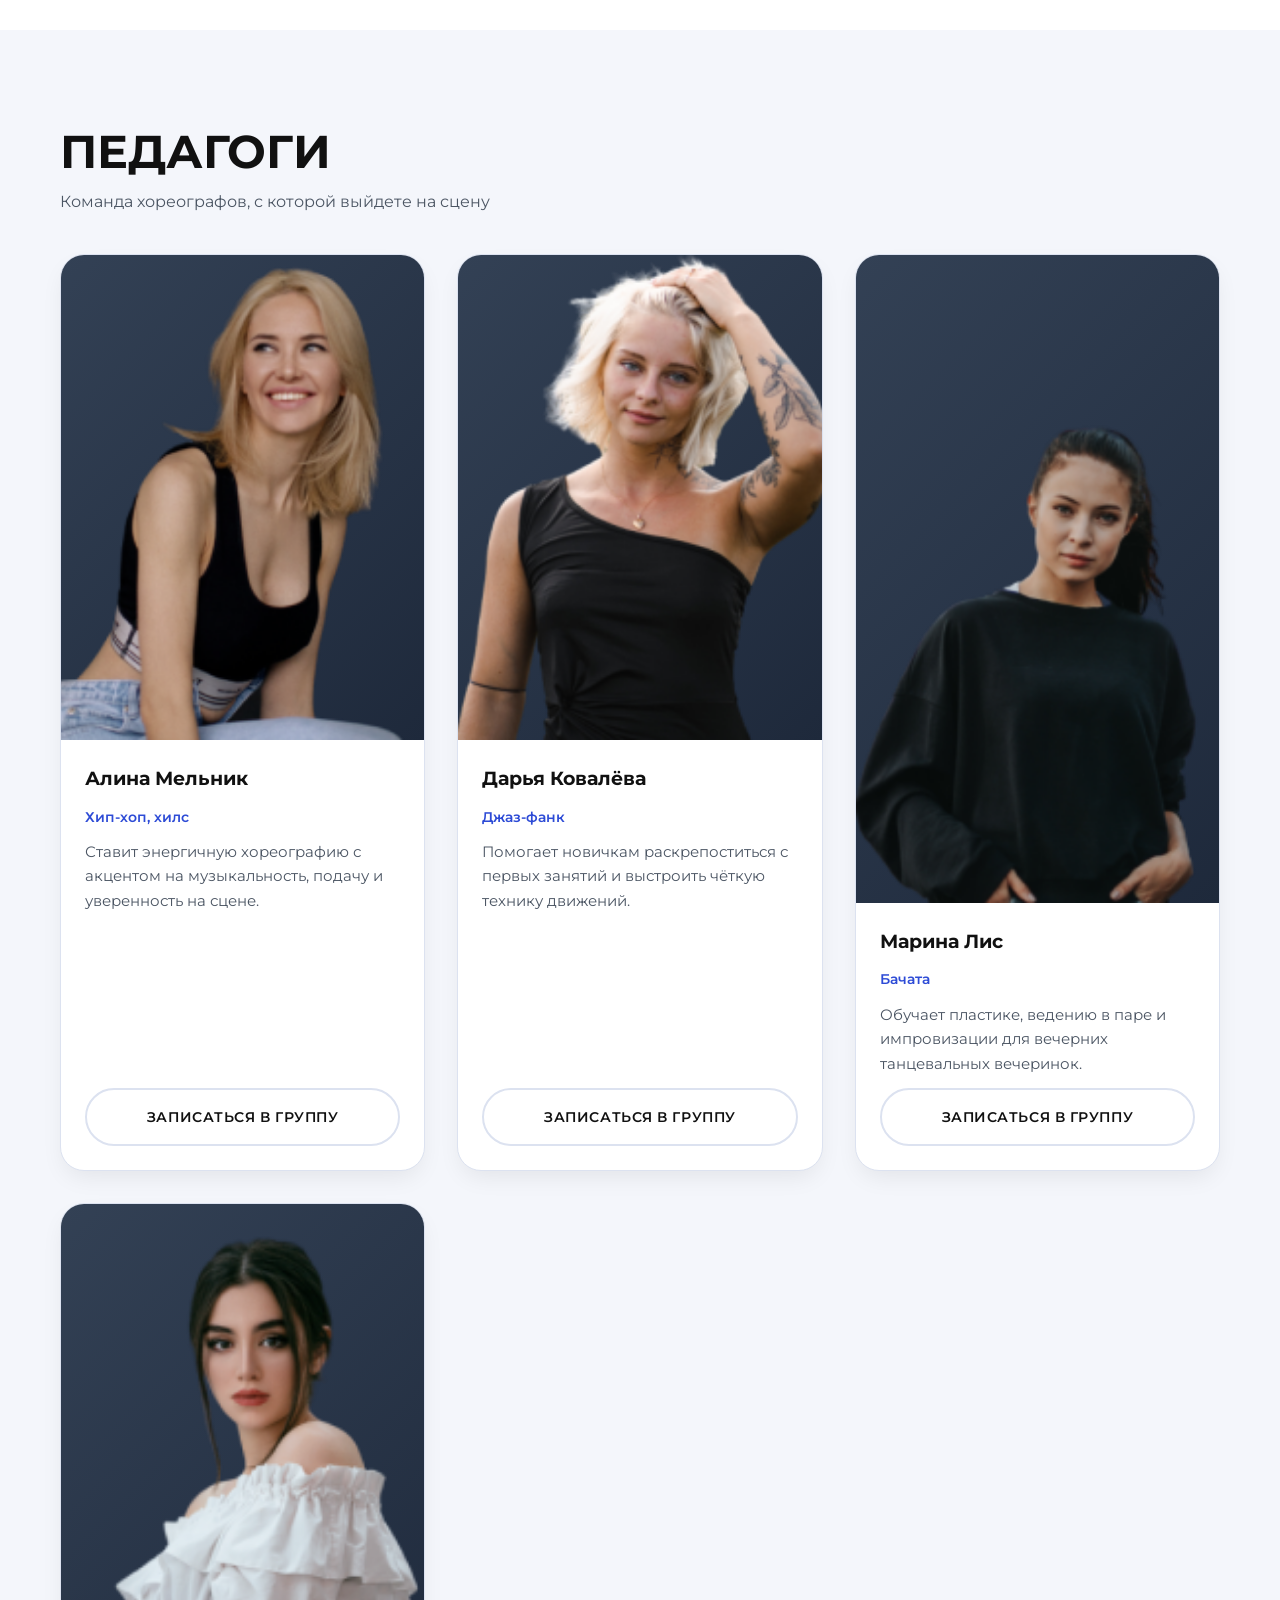
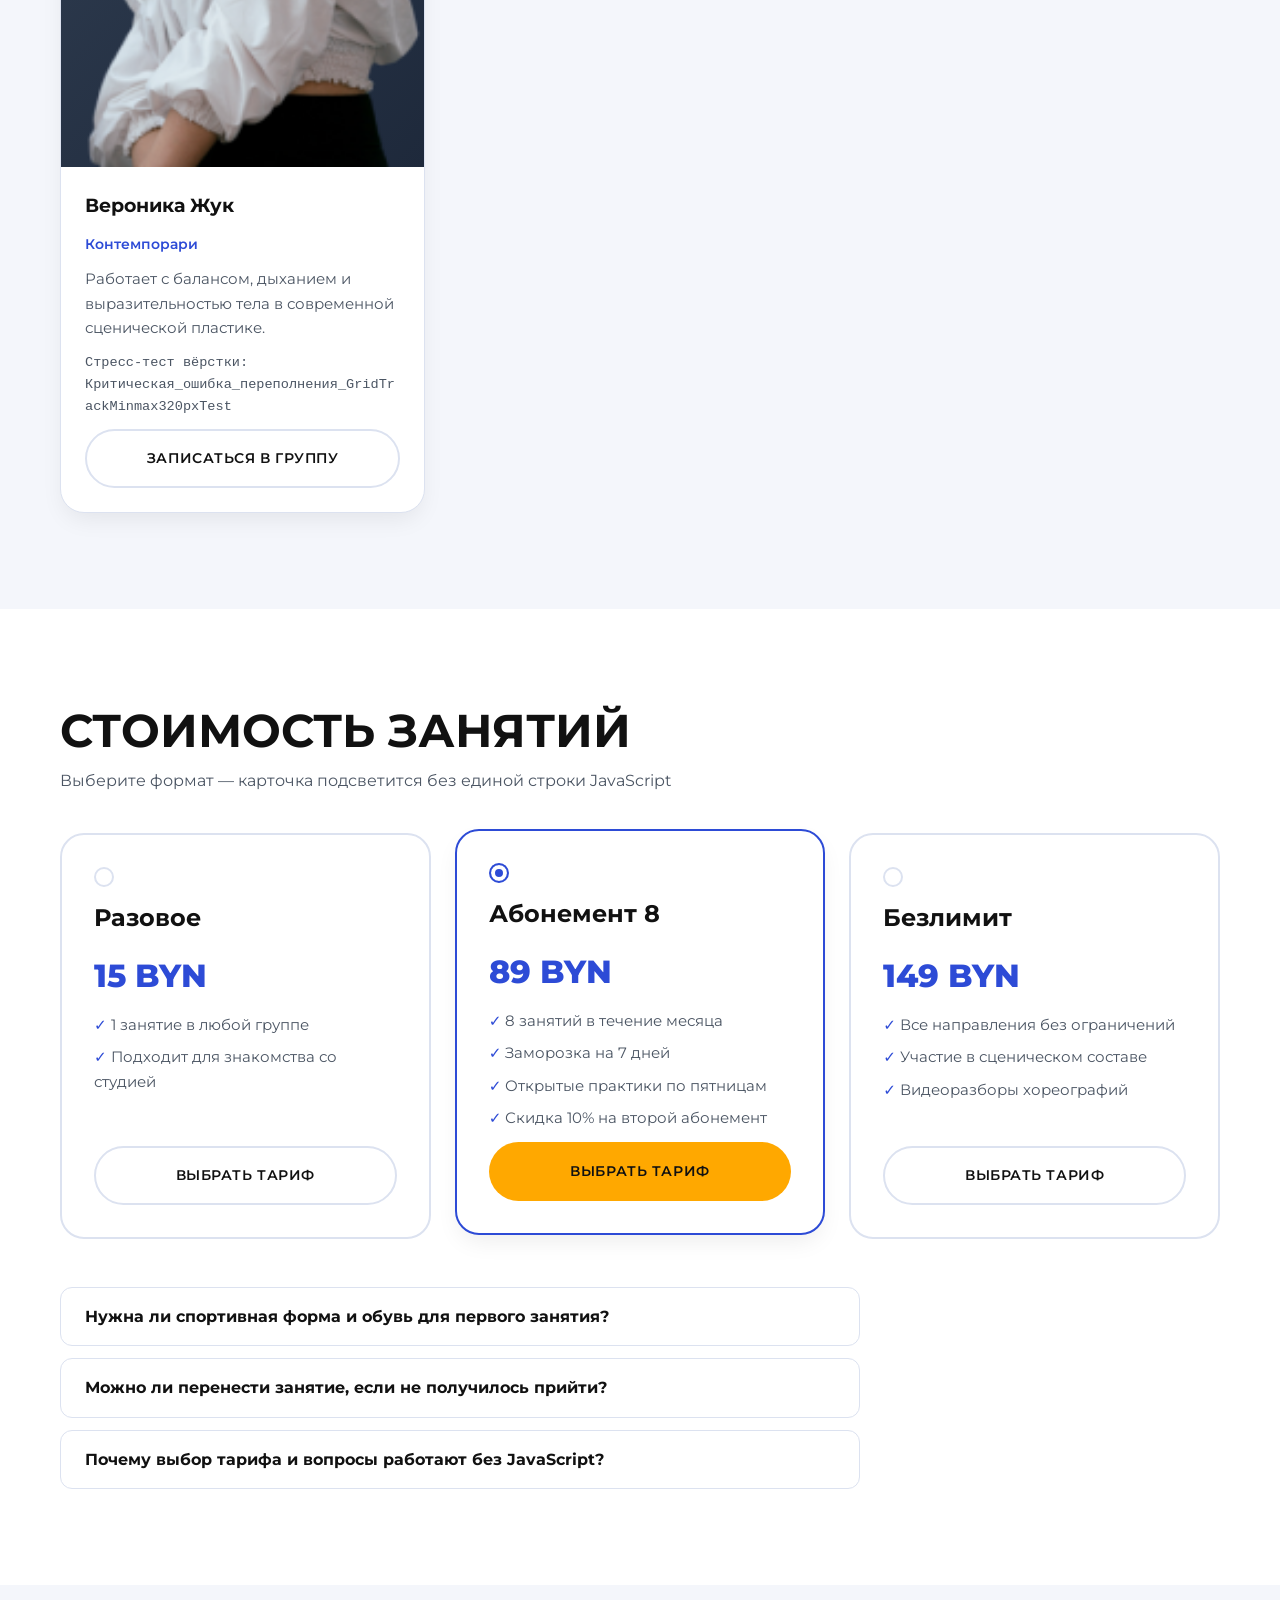
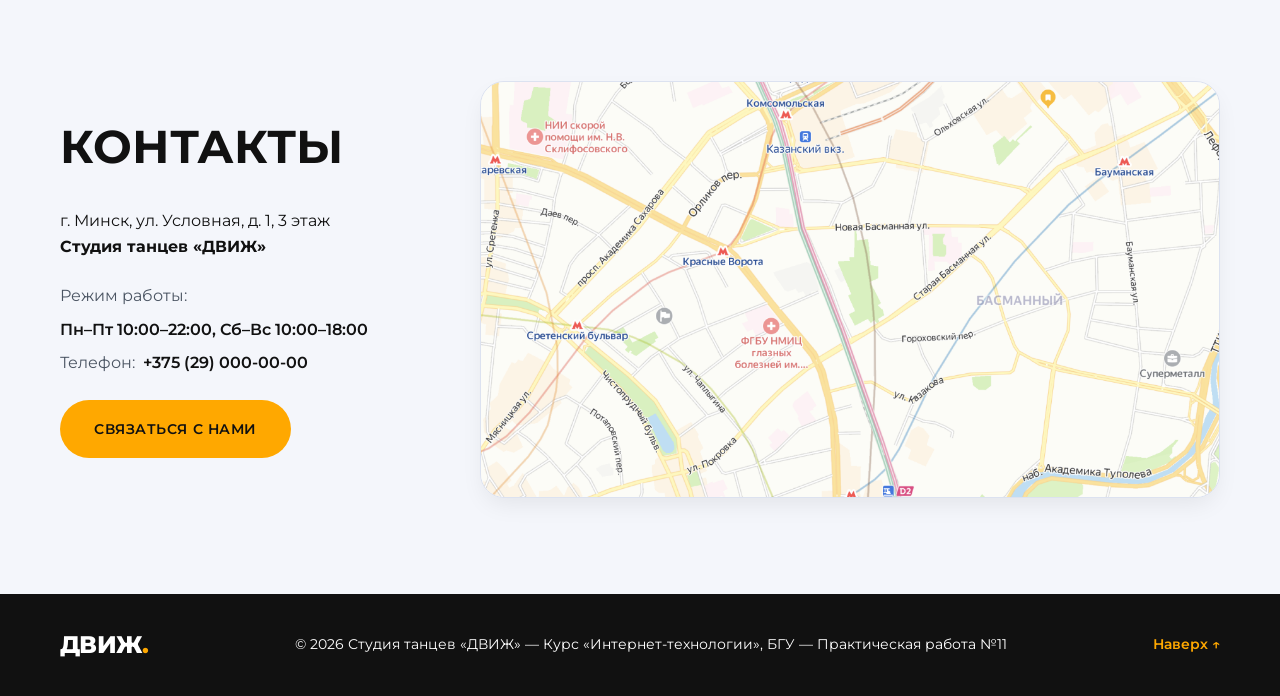
<file: Корзун_Анастасия_ППОИС2609/index.html>
<!DOCTYPE html>
<html lang="ru">
<head>
  <meta charset="UTF-8">
  <meta name="viewport" content="width=device-width, initial-scale=1.0">
  <title>Студия танцев «ДВИЖ» — коммерческая витрина и портфолио</title>
  <link rel="preconnect" href="https://fonts.googleapis.com">
  <link rel="preconnect" href="https://fonts.gstatic.com" crossorigin>
  <link href="https://fonts.googleapis.com/css2?family=Montserrat:wght@400;500;600;700;800&display=swap" rel="stylesheet">
  <link rel="stylesheet" href="css/style.css">
</head>
<body class="theme-dvizh">

  <!-- =====================================================================
       ШАПКА САЙТА (Уровень BASE: Flexbox + margin-left: auto)
       ===================================================================== -->
  <header class="site-header">
    <div class="container site-header__inner">
      <a href="#" class="logo">ДВИЖ<span>.</span></a>

      <nav class="main-nav" aria-label="Основная навигация">
        <ul class="main-nav__list">
          <li><a href="#benefits" class="main-nav__link">Почему мы</a></li>
          <li><a href="#teachers" class="main-nav__link">Педагоги</a></li>
          <li><a href="#pricing" class="main-nav__link">Тарифы</a></li>
          <li><a href="#contacts" class="main-nav__link">Контакты</a></li>
        </ul>
      </nav>

      <!-- Кнопка оттолкнута вправо через margin-left: auto (без лишних обёрток) -->
      <a href="#contacts" class="btn btn--primary site-header__cta">Записаться</a>
    </div>
  </header>

  <main>
    <!-- =====================================================================
         HERO-БАННЕР С НАЛОЖЕНИЕМ НА CSS GRID (Уровень JUNIOR)
         Все три слоя (фото, затемнение, контент) занимают grid-area: 1 / 1.
         position: absolute не используется.
         ===================================================================== -->
    <section class="hero" id="hero" aria-labelledby="hero-title">
      <!-- Слой 1: фоновая фотография студии -->
      <div class="hero__media">
        <img
          src="images/photo.jpg"
          alt="Группа учеников танцует на занятии в светлом зале студии"
          class="hero__img"
        >
      </div>

      <!-- Слой 2: затемняющий градиент поверх фото -->
      <div class="hero__overlay" aria-hidden="true"></div>

      <!-- Слой 3: контент поверх фона -->
      <div class="container hero__grid">
        <div class="hero__content">
          <span class="badge">Первое занятие — бесплатно</span>
          <!-- Адаптивный размер шрифта через clamp() (Уровень PRO) -->
          <h1 id="hero-title" class="hero__title">
            НАУЧИСЬ КРУТО ТАНЦЕВАТЬ
          </h1>
          <p class="hero__subtitle">
            Студия танцев в Минске для детей от 7 лет и взрослых. Группы по уровню подготовки — от первого шага до сцены.
          </p>
          <a href="#pricing" class="btn btn--primary">Хочу на пробное занятие</a>
        </div>

        <!-- Плавающая карточка-информер -->
        <aside class="hero__floating-card" aria-label="Ключевая статистика">
          <strong class="hero__floating-number">6</strong>
          <p class="hero__floating-text">
            направлений: хип-хоп, хилс, джаз-фанк, бачата, брейкинг и контемпорари
          </p>
        </aside>
      </div>
    </section>

    <!-- =====================================================================
         BENTO-СЕТКА ПРЕИМУЩЕСТВ (Уровень JUNIOR)
         Несимметричная сетка: .bento-card--wide (span 2) и
         .bento-card--tall (grid-row: span 2) на десктопе (>= 1024px).
         ===================================================================== -->
    <section class="section" id="benefits" aria-labelledby="benefits-title">
      <div class="container">
        <header class="section-header">
          <h2 id="benefits-title" class="section-title">ПОЧЕМУ МЫ</h2>
          <p class="section-desc">Четыре причины прийти на пробное занятие именно в «ДВИЖ»</p>
        </header>

        <div class="bento-grid">
          <article class="bento-card bento-card--wide">
            <span class="bento-card__tag">01 / Педагоги</span>
            <h3 class="bento-card__title">Хореографы-практики</h3>
            <p class="bento-card__text">
              Занятия ведут действующие танцоры со стажем от 5 лет и опытом чемпионатов. Каждый педагог ведёт своё направление и знает, как поставить технику с нуля.
            </p>
          </article>

          <article class="bento-card bento-card--tall">
            <span class="bento-card__tag">02 / Атмосфера</span>
            <h3 class="bento-card__title">Светлый зал в центре</h3>
            <p class="bento-card__text">
              Просторный зал с зеркалами и профессиональным покрытием в 3 минутах от метро. После занятий остаёмся на открытые практики и танцевальные вечеринки.
            </p>
          </article>

          <article class="bento-card">
            <span class="bento-card__tag">03 / Старт</span>
            <h3 class="bento-card__title">Пробное — бесплатно</h3>
            <p class="bento-card__text">
              Первое занятие в любой группе без оплаты: попробуйте направление и познакомьтесь с педагогом.
            </p>
          </article>

          <article class="bento-card">
            <span class="bento-card__tag">04 / Уровни</span>
            <h3 class="bento-card__title">Группы по подготовке</h3>
            <p class="bento-card__text">
              Новички, продолжающие и сценические составы занимаются раздельно — никто не «тормозит» и не отстаёт.
            </p>
          </article>
        </div>
      </div>
    </section>

    <!-- =====================================================================
         ВИТРИНА ПЕДАГОГОВ (Уровень BASE)
         Сетка: repeat(auto-fit, minmax(min(100%, var(--card-min-width)), 1fr))
         Внутри каждой карточки — вертикальный Flexbox с прижатием кнопки книзу.
         ===================================================================== -->
    <section class="section section--alt" id="teachers" aria-labelledby="teachers-title">
      <div class="container">
        <header class="section-header">
          <h2 id="teachers-title" class="section-title">ПЕДАГОГИ</h2>
          <p class="section-desc">Команда хореографов, с которой выйдете на сцену</p>
        </header>

        <div class="showcase-grid">
          <article class="profile-card">
            <div class="profile-card__media">
              <img
                src="images/1.png"
                alt="Педагог Алина Мельник, хип-хоп и хилс"
                class="profile-card__img"
              >
            </div>
            <div class="profile-card__body">
              <h3 class="profile-card__title">Алина Мельник</h3>
              <p class="profile-card__role">Хип-хоп, хилс</p>
              <p class="profile-card__text">
                Ставит энергичную хореографию с акцентом на музыкальность, подачу и уверенность на сцене.
              </p>
              <a href="#contacts" class="btn btn--outline profile-card__btn">Записаться в группу</a>
            </div>
          </article>

          <article class="profile-card">
            <div class="profile-card__media">
              <img
                src="images/2.png"
                alt="Педагог Дарья Ковалёва, джаз-фанк"
                class="profile-card__img"
              >
            </div>
            <div class="profile-card__body">
              <h3 class="profile-card__title">Дарья Ковалёва</h3>
              <p class="profile-card__role">Джаз-фанк</p>
              <p class="profile-card__text">
                Помогает новичкам раскрепоститься с первых занятий и выстроить чёткую технику движений.
              </p>
              <a href="#contacts" class="btn btn--outline profile-card__btn">Записаться в группу</a>
            </div>
          </article>

          <article class="profile-card">
            <div class="profile-card__media">
              <img
                src="images/3.png"
                alt="Педагог Марина Лис, бачата"
                class="profile-card__img"
              >
            </div>
            <div class="profile-card__body">
              <h3 class="profile-card__title">Марина Лис</h3>
              <p class="profile-card__role">Бачата</p>
              <p class="profile-card__text">
                Обучает пластике, ведению в паре и импровизации для вечерних танцевальных вечеринок.
              </p>
              <a href="#contacts" class="btn btn--outline profile-card__btn">Записаться в группу</a>
            </div>
          </article>

          <article class="profile-card">
            <div class="profile-card__media">
              <img
                src="images/4.png"
                alt="Педагог Вероника Жук, контемпорари"
                class="profile-card__img"
              >
            </div>
            <div class="profile-card__body">
              <h3 class="profile-card__title">Вероника Жук</h3>
              <p class="profile-card__role">Контемпорари</p>
              <p class="profile-card__text">
                Работает с балансом, дыханием и выразительностью тела в современной сценической пластике.
              </p>
              <!-- Стресс-тест неделимым словом длиной 46+ символов на 320px (Уровень PRO) -->
              <p class="profile-card__text profile-card__stress">
                Стресс-тест вёрстки: Критическая_ошибка_переполнения_GridTrackMinmax320pxTest
              </p>
              <a href="#contacts" class="btn btn--outline profile-card__btn">Записаться в группу</a>
            </div>
          </article>
        </div>
      </div>
    </section>

    <!-- =====================================================================
         ТАРИФЫ И FAQ БЕЗ JAVASCRIPT (Уровень PRO)
         1. Выделение выбранной карточки через :has(input[type="radio"]:checked)
         2. Выравнивание строк внутри карточек через grid-template-rows: subgrid
         3. Аккордеон вопросов через нативные теги <details> и <summary>
         Радиокнопка остаётся видимым стилизованным индикатором — без
         position: absolute и без потери доступности с клавиатуры.
         ===================================================================== -->
    <section class="section" id="pricing" aria-labelledby="pricing-title">
      <div class="container">
        <header class="section-header">
          <h2 id="pricing-title" class="section-title">СТОИМОСТЬ ЗАНЯТИЙ</h2>
          <p class="section-desc">Выберите формат — карточка подсветится без единой строки JavaScript</p>
        </header>

        <div class="pricing-grid">
          <label class="plan-card">
            <input type="radio" name="plan" value="single" class="plan-card__radio">
            <h3 class="plan-card__name">Разовое</h3>
            <p class="plan-card__price">15 BYN</p>
            <ul class="plan-card__features">
              <li>1 занятие в любой группе</li>
              <li>Подходит для знакомства со студией</li>
            </ul>
            <span class="btn btn--outline plan-card__action">Выбрать тариф</span>
          </label>

          <label class="plan-card">
            <input type="radio" name="plan" value="abon8" class="plan-card__radio" checked>
            <h3 class="plan-card__name">Абонемент 8</h3>
            <p class="plan-card__price">89 BYN</p>
            <ul class="plan-card__features">
              <li>8 занятий в течение месяца</li>
              <li>Заморозка на 7 дней</li>
              <li>Открытые практики по пятницам</li>
              <li>Скидка 10% на второй абонемент</li>
            </ul>
            <span class="btn btn--primary plan-card__action">Выбрать тариф</span>
          </label>

          <label class="plan-card">
            <input type="radio" name="plan" value="unlim" class="plan-card__radio">
            <h3 class="plan-card__name">Безлимит</h3>
            <p class="plan-card__price">149 BYN</p>
            <ul class="plan-card__features">
              <li>Все направления без ограничений</li>
              <li>Участие в сценическом составе</li>
              <li>Видеоразборы хореографий</li>
            </ul>
            <span class="btn btn--outline plan-card__action">Выбрать тариф</span>
          </label>
        </div>

        <!-- Нативный аккордеон вопросов без JS (Уровень PRO: <details> + <summary>) -->
        <div class="faq-list">
          <details class="faq-item">
            <summary class="faq-item__question">Нужна ли спортивная форма и обувь для первого занятия?</summary>
            <p class="faq-item__answer">
              Достаточно удобной одежды и сменной обуви на плоской подошве. Для направления хилс туфли на каблуке можно взять в аренду в студии.
            </p>
          </details>
          <details class="faq-item">
            <summary class="faq-item__question">Можно ли перенести занятие, если не получилось прийти?</summary>
            <p class="faq-item__answer">
              Да, по абонементам «Абонемент 8» и «Безлимит» занятие переносится при предупреждении администратора за 6 часов до начала.
            </p>
          </details>
          <details class="faq-item">
            <summary class="faq-item__question">Почему выбор тарифа и вопросы работают без JavaScript?</summary>
            <p class="faq-item__answer">
              Современный CSS закрывает базовый интерактив нативно: выбор карточки реализован через псевдокласс <code>:has()</code> и состояние <code>:checked</code> у радиокнопки, а аккордеон — через HTML5-элементы <code>&lt;details&gt;</code> и <code>&lt;summary&gt;</code>.
            </p>
          </details>
        </div>
      </div>
    </section>

    <!-- =====================================================================
         АСИММЕТРИЧНЫЙ СПЛИТ-БЛОК КОНТАКТОВ (Уровень BASE)
         Две колонки: слева ширина var(--split-sidebar-width), справа 1fr.
         На экранах < 768px перестраивается в 1 колонку.
         ===================================================================== -->
    <section class="section section--alt" id="contacts" aria-labelledby="contacts-title">
      <div class="container">
        <div class="contacts-split">
          <div class="contacts-split__info">
            <h2 id="contacts-title" class="section-title">КОНТАКТЫ</h2>
            <p class="contacts-split__address">
              г. Минск, ул. Условная, д. 1, 3 этаж<br>
              <strong>Студия танцев «ДВИЖ»</strong>
            </p>
            <dl class="contacts-meta">
              <div class="contacts-meta__row">
                <dt>Режим работы:</dt>
                <dd>Пн–Пт 10:00–22:00, Сб–Вс 10:00–18:00</dd>
              </div>
              <div class="contacts-meta__row">
                <dt>Телефон:</dt>
                <dd><a href="tel:+375290000000">+375 (29) 000-00-00</a></dd>
              </div>
            </dl>
            <div class="contacts-split__links">
              <a href="tel:+375290000000" class="btn btn--primary">Связаться с нами</a>
            </div>
          </div>

          <div class="contacts-split__map">
            <img
              src="images/map.jpg"
              alt="Схема проезда к студии танцев «ДВИЖ», ул. Условная, 1"
              class="contacts-split__map-img"
            >
          </div>
        </div>
      </div>
    </section>
  </main>

  <footer class="site-footer">
    <div class="container site-footer__inner">
      <a href="#" class="logo logo--footer">ДВИЖ<span>.</span></a>
      <p>&copy; 2026 Студия танцев «ДВИЖ» — Курс «Интернет-технологии», БГУ — Практическая работа №11</p>
      <a href="#hero" class="site-footer__top">Наверх &uarr;</a>
    </div>
  </footer>

</body>
</html>
</file>
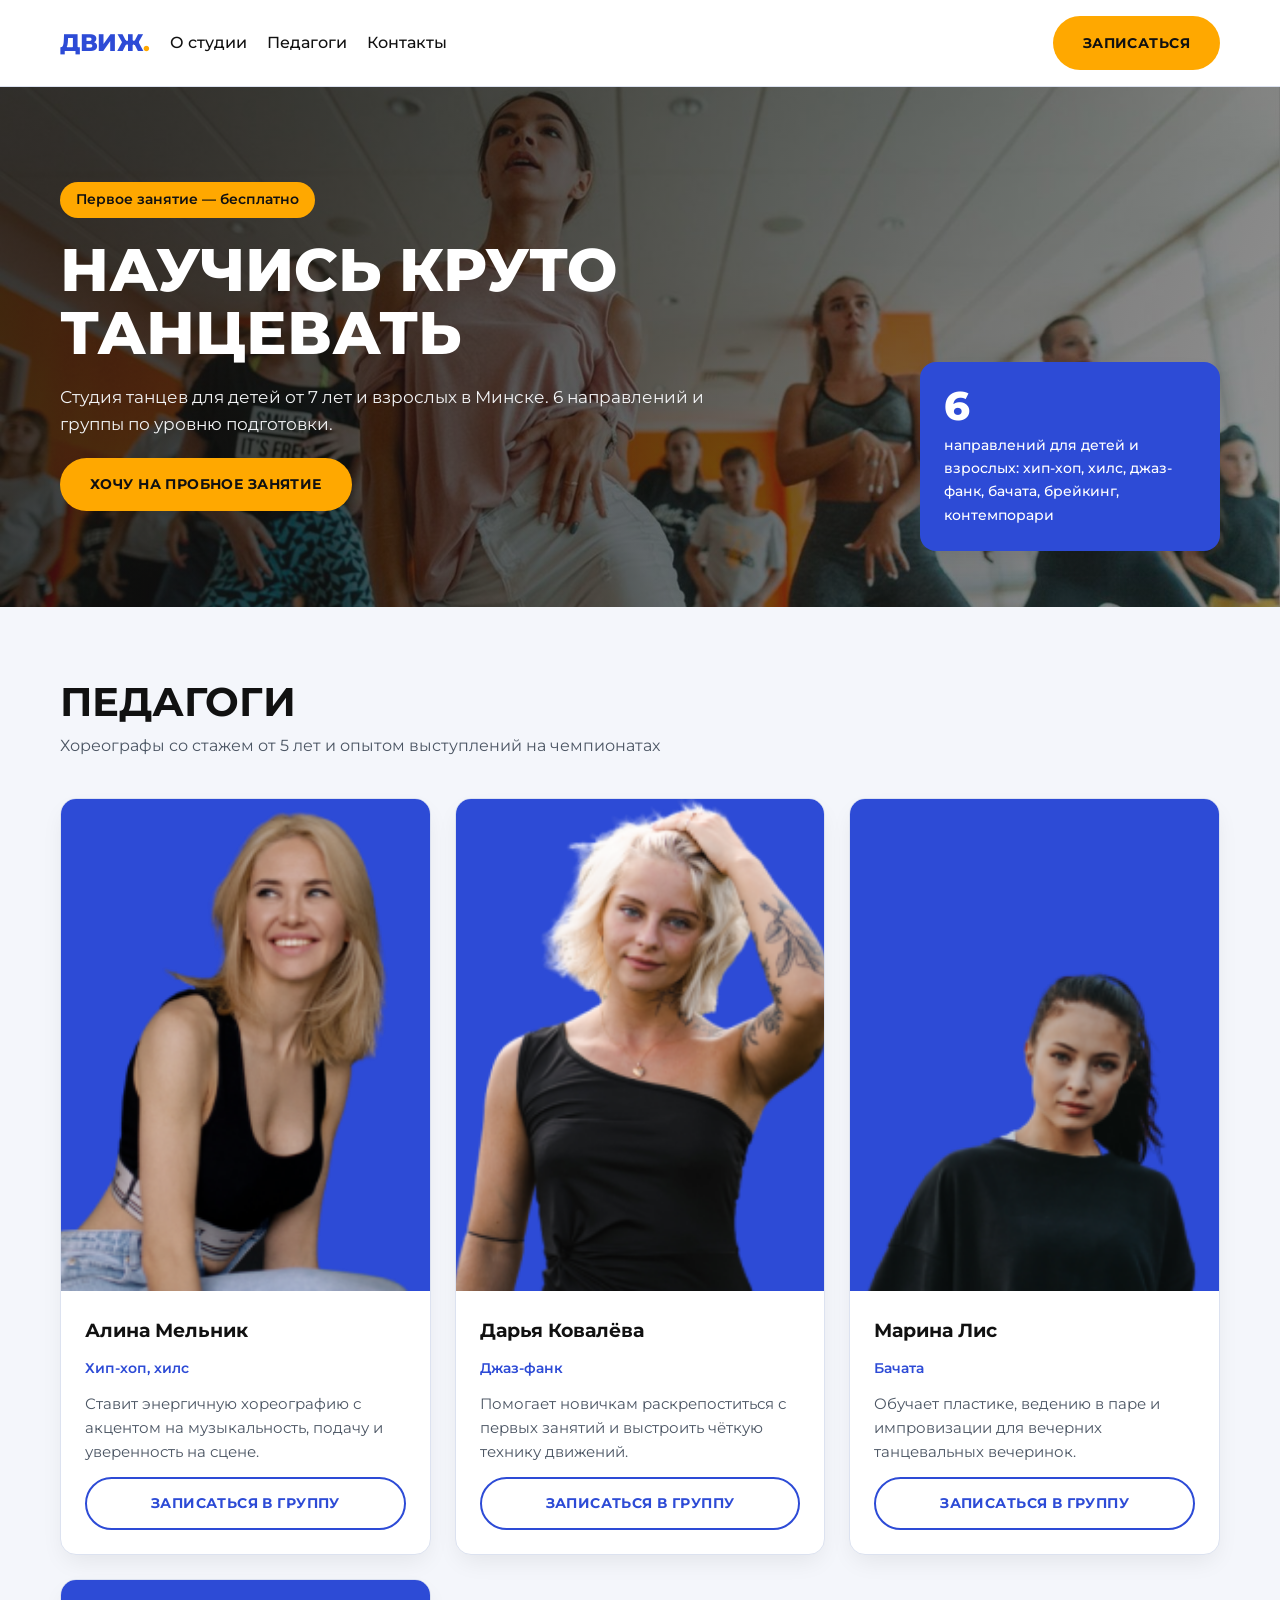
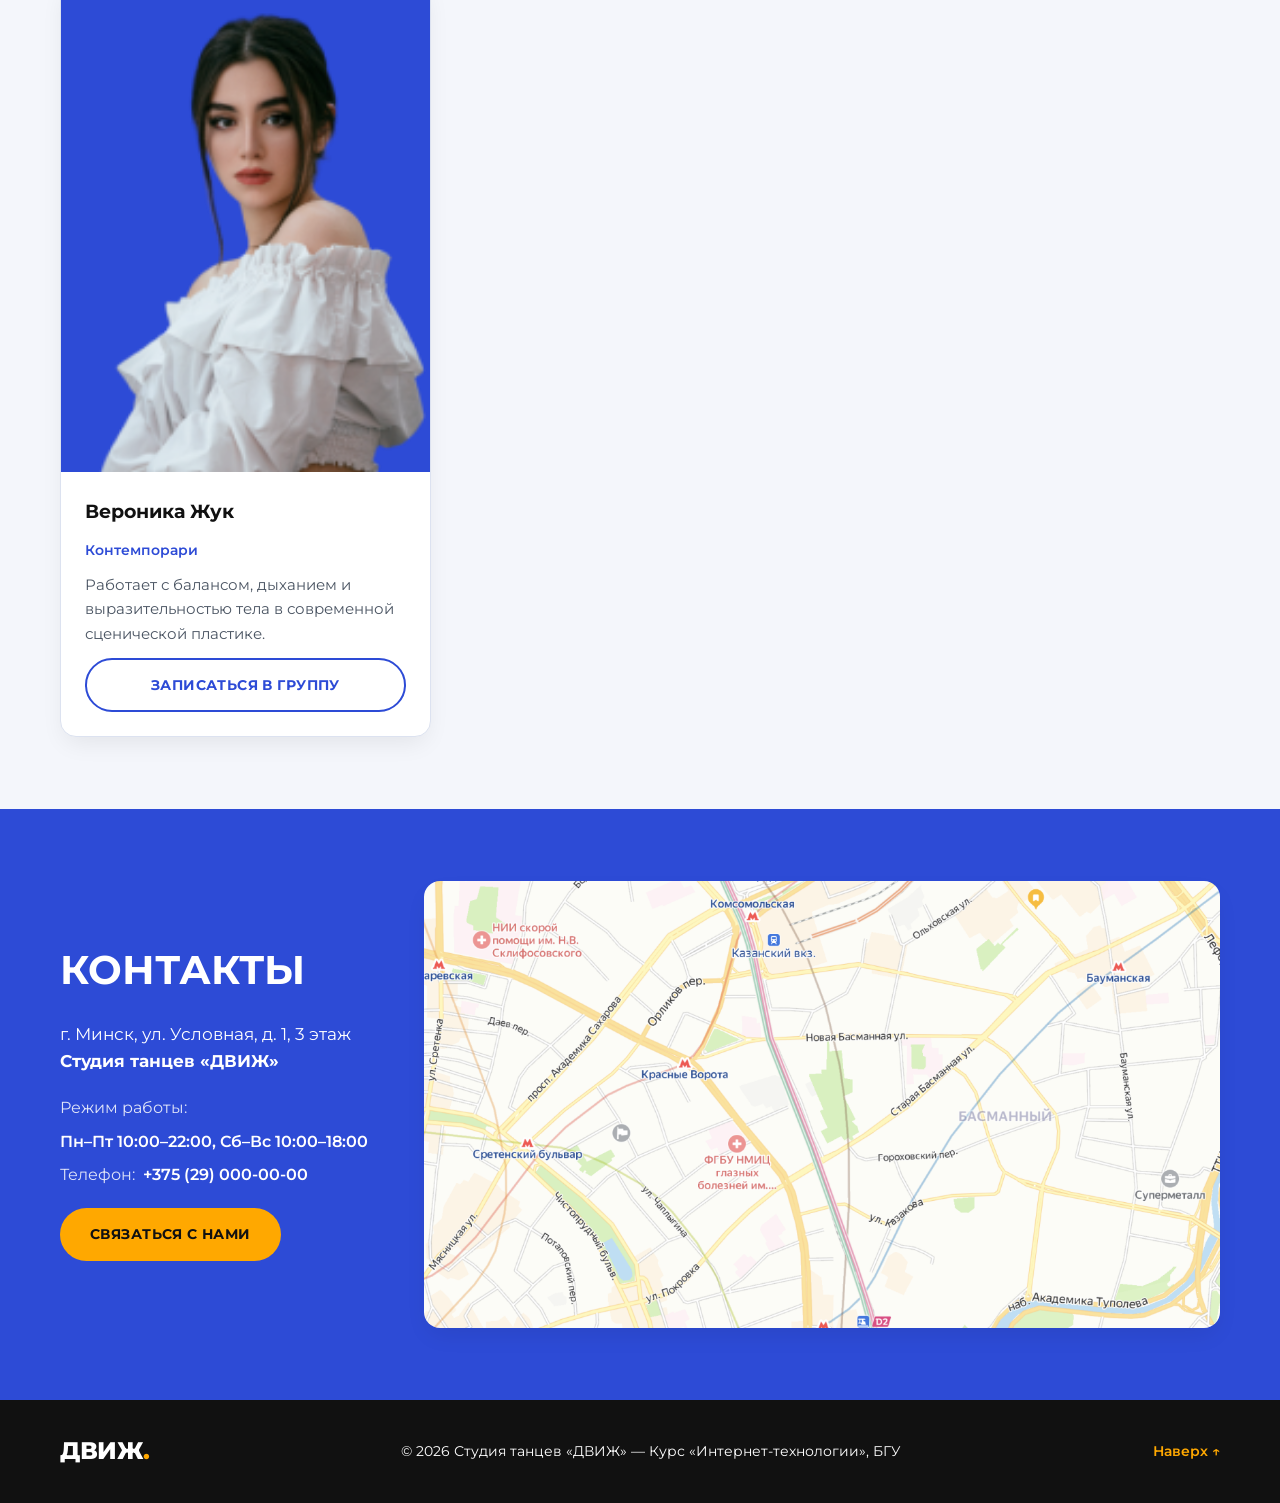
<file: Кузнецов_Артём_ППОИС2609/index.html>
<!DOCTYPE html>
<html lang="ru">
<head>
  <meta charset="UTF-8">
  <meta name="viewport" content="width=device-width, initial-scale=1.0">
  <title>Студия танцев «ДВИЖ» — Минск</title>
  <link rel="preconnect" href="https://fonts.googleapis.com">
  <link rel="preconnect" href="https://fonts.gstatic.com" crossorigin>
  <link href="https://fonts.googleapis.com/css2?family=Montserrat:wght@400;500;600;700;800&display=swap" rel="stylesheet">
  <link rel="stylesheet" href="css/style.css">
</head>
<body class="theme-dvizh">

  <!-- =====================================================================
       ШАПКА САЙТА (Уровень BASE: Flexbox + margin-left: auto)
       ===================================================================== -->
  <header class="site-header">
    <div class="container site-header__inner">
      <a href="#" class="logo">ДВИЖ<span>.</span></a>

      <nav class="main-nav" aria-label="Основная навигация">
        <ul class="main-nav__list">
          <li><a href="#hero" class="main-nav__link">О студии</a></li>
          <li><a href="#teachers" class="main-nav__link">Педагоги</a></li>
          <li><a href="#contacts" class="main-nav__link">Контакты</a></li>
        </ul>
      </nav>

      <!-- Кнопка оттолкнута вправо через margin-left: auto без лишних обёрток -->
      <a href="#contacts" class="btn btn--accent site-header__cta">Записаться</a>
    </div>
  </header>

  <main>
    <!-- =====================================================================
         ПЕРВЫЙ ЭКРАН (HERO) С НАЛОЖЕНИЕМ НА CSS GRID (Без position: absolute)
         ===================================================================== -->
    <section class="hero" id="hero" aria-labelledby="hero-title">
      <div class="hero__media">
        <img
          src="images/photo.jpg"
          alt="Группа учеников танцует на занятии в светлом зале студии"
          class="hero__img"
        >
      </div>

      <div class="hero__overlay" aria-hidden="true"></div>

      <div class="container hero__grid">
        <div class="hero__content">
          <span class="badge">Первое занятие — бесплатно</span>
          <h1 id="hero-title" class="hero__title">
            НАУЧИСЬ КРУТО ТАНЦЕВАТЬ
          </h1>
          <p class="hero__subtitle">
            Студия танцев для детей от 7 лет и взрослых в Минске. 6 направлений и группы по уровню подготовки.
          </p>
          <a href="#contacts" class="btn btn--accent">Хочу на пробное занятие</a>
        </div>

        <aside class="hero__floating-card" aria-label="Ключевая статистика">
          <strong class="hero__floating-number">6</strong>
          <p class="hero__floating-text">
            направлений для детей и взрослых: хип-хоп, хилс, джаз-фанк, бачата, брейкинг, контемпорари
          </p>
        </aside>
      </div>
    </section>

    <!-- =====================================================================
         ВИТРИНА ПЕДАГОГОВ (Уровень BASE)
         Сетка: repeat(auto-fit, minmax(min(100%, var(--card-min-width)), 1fr))
         Внутри каждой карточки — вертикальный Flexbox с прижатием кнопки книзу.
         ===================================================================== -->
    <section class="section section--alt" id="teachers" aria-labelledby="teachers-title">
      <div class="container">
        <header class="section-header">
          <h2 id="teachers-title" class="section-title">ПЕДАГОГИ</h2>
          <p class="section-desc">Хореографы со стажем от 5 лет и опытом выступлений на чемпионатах</p>
        </header>

        <div class="showcase-grid">
          <article class="profile-card">
            <div class="profile-card__media">
              <img
                src="images/1.png"
                alt="Педагог Алина Мельник, хип-хоп и хилс"
                class="profile-card__img"
              >
            </div>
            <div class="profile-card__body">
              <h3 class="profile-card__title">Алина Мельник</h3>
              <p class="profile-card__role">Хип-хоп, хилс</p>
              <p class="profile-card__text">
                Ставит энергичную хореографию с акцентом на музыкальность, подачу и уверенность на сцене.
              </p>
              <a href="#contacts" class="btn btn--outline profile-card__btn">Записаться в группу</a>
            </div>
          </article>

          <article class="profile-card">
            <div class="profile-card__media">
              <img
                src="images/2.png"
                alt="Педагог Дарья Ковалёва, джаз-фанк"
                class="profile-card__img"
              >
            </div>
            <div class="profile-card__body">
              <h3 class="profile-card__title">Дарья Ковалёва</h3>
              <p class="profile-card__role">Джаз-фанк</p>
              <p class="profile-card__text">
                Помогает новичкам раскрепоститься с первых занятий и выстроить чёткую технику движений.
              </p>
              <a href="#contacts" class="btn btn--outline profile-card__btn">Записаться в группу</a>
            </div>
          </article>

          <article class="profile-card">
            <div class="profile-card__media">
              <img
                src="images/3.png"
                alt="Педагог Марина Лис, бачата"
                class="profile-card__img"
              >
            </div>
            <div class="profile-card__body">
              <h3 class="profile-card__title">Марина Лис</h3>
              <p class="profile-card__role">Бачата</p>
              <p class="profile-card__text">
                Обучает пластике, ведению в паре и импровизации для вечерних танцевальных вечеринок.
              </p>
              <a href="#contacts" class="btn btn--outline profile-card__btn">Записаться в группу</a>
            </div>
          </article>

          <article class="profile-card">
            <div class="profile-card__media">
              <img
                src="images/4.png"
                alt="Педагог Вероника Жук, контемпорари"
                class="profile-card__img"
              >
            </div>
            <div class="profile-card__body">
              <h3 class="profile-card__title">Вероника Жук</h3>
              <p class="profile-card__role">Контемпорари</p>
              <p class="profile-card__text">
                Работает с балансом, дыханием и выразительностью тела в современной сценической пластике.
              </p>
              <a href="#contacts" class="btn btn--outline profile-card__btn">Записаться в группу</a>
            </div>
          </article>
        </div>
      </div>
    </section>

    <!-- =====================================================================
         АСИММЕТРИЧНЫЙ СПЛИТ-БЛОК КОНТАКТОВ (Уровень BASE)
         Две колонки: слева ширина var(--split-sidebar-width), справа 1fr.
         На экранах < 768px перестраивается в 1 колонку.
         ===================================================================== -->
    <section class="section section--primary" id="contacts" aria-labelledby="contacts-title">
      <div class="container">
        <div class="contacts-split">
          <div class="contacts-split__info">
            <h2 id="contacts-title" class="section-title">КОНТАКТЫ</h2>
            <p class="contacts-split__address">
              г. Минск, ул. Условная, д. 1, 3 этаж<br>
              <strong>Студия танцев «ДВИЖ»</strong>
            </p>
            <dl class="contacts-meta">
              <div class="contacts-meta__row">
                <dt>Режим работы:</dt>
                <dd>Пн–Пт 10:00–22:00, Сб–Вс 10:00–18:00</dd>
              </div>
              <div class="contacts-meta__row">
                <dt>Телефон:</dt>
                <dd><a href="tel:+375290000000">+375 (29) 000-00-00</a></dd>
              </div>
            </dl>
            <div class="contacts-split__links">
              <a href="tel:+375290000000" class="btn btn--accent">Связаться с нами</a>
            </div>
          </div>

          <div class="contacts-split__map">
            <img
              src="images/map.jpg"
              alt="Схема проезда к студии танцев «ДВИЖ», ул. Условная, 1"
              class="contacts-split__map-img"
            >
          </div>
        </div>
      </div>
    </section>
  </main>

  <footer class="site-footer">
    <div class="container site-footer__inner">
      <a href="#" class="logo logo--footer">ДВИЖ<span>.</span></a>
      <p>&copy; 2026 Студия танцев «ДВИЖ» — Курс «Интернет-технологии», БГУ</p>
      <a href="#hero" class="site-footer__top">Наверх &uarr;</a>
    </div>
  </footer>

</body>
</html>
</file>
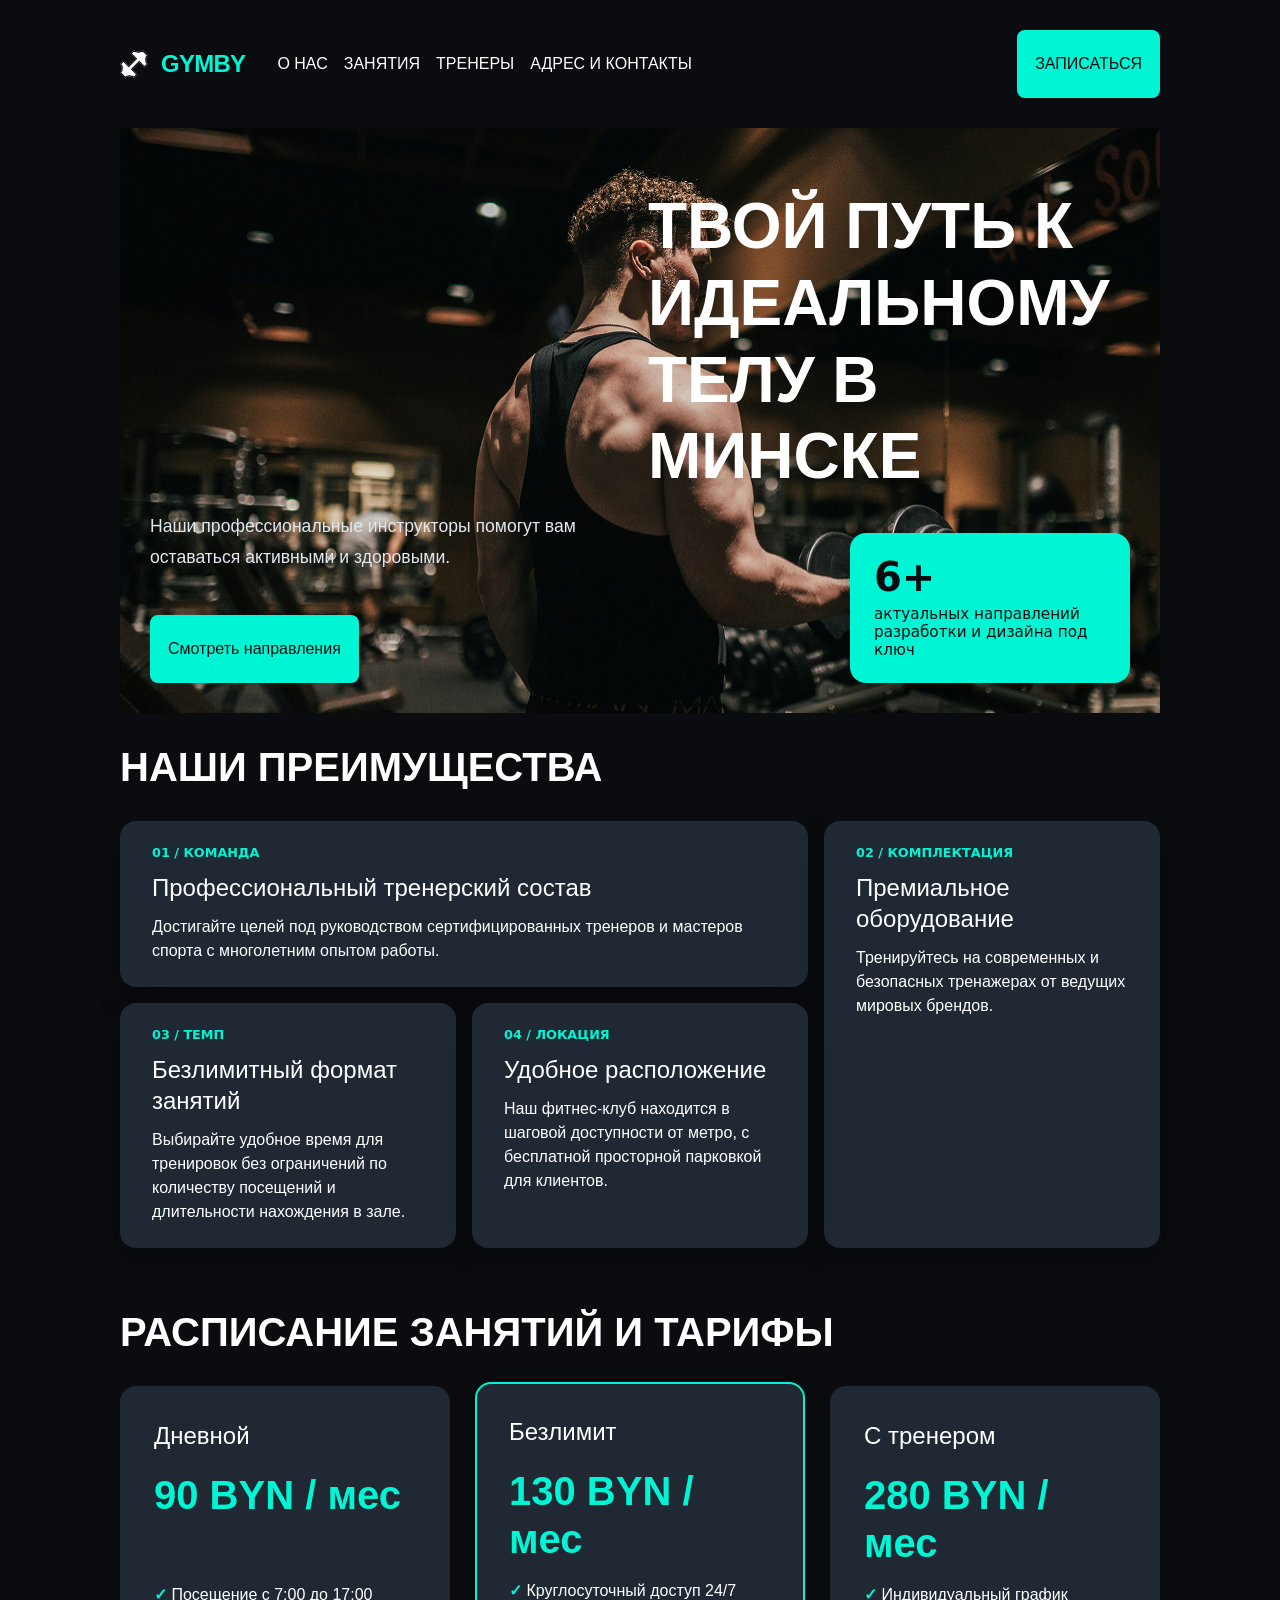
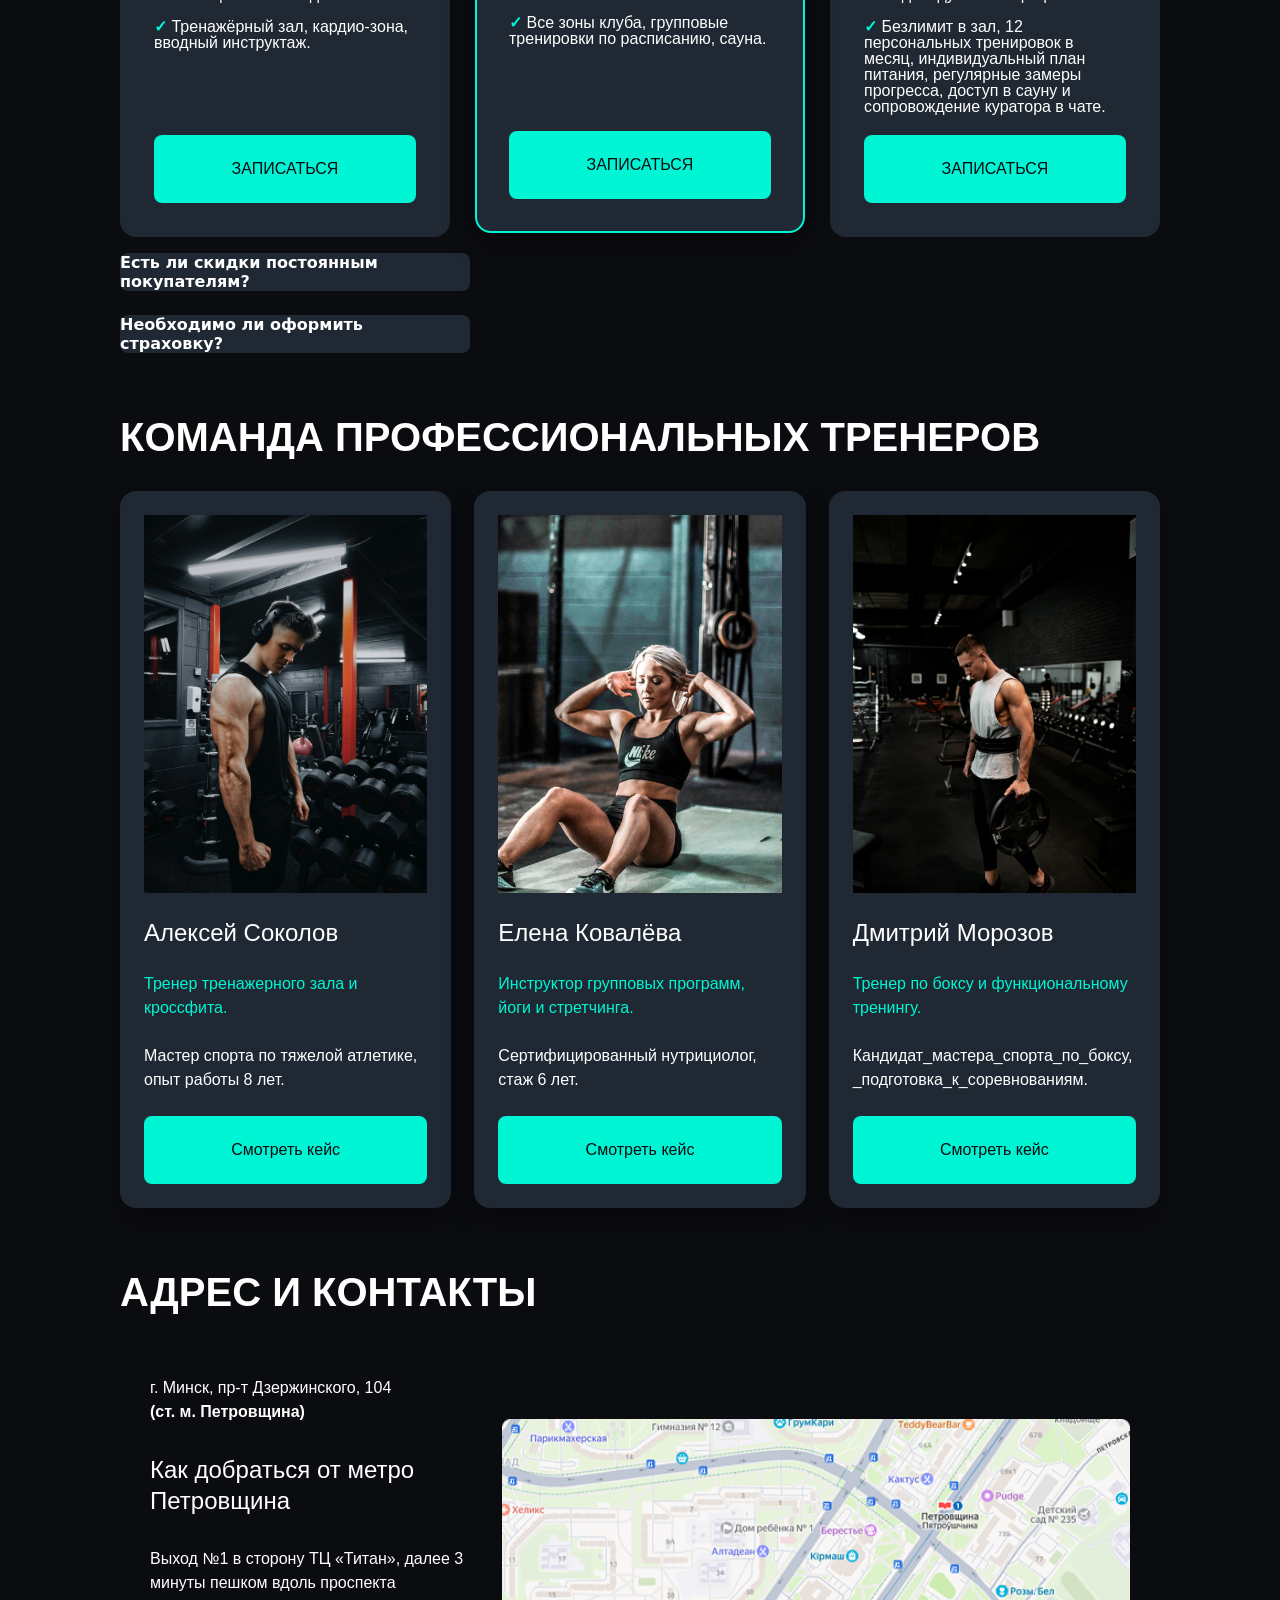
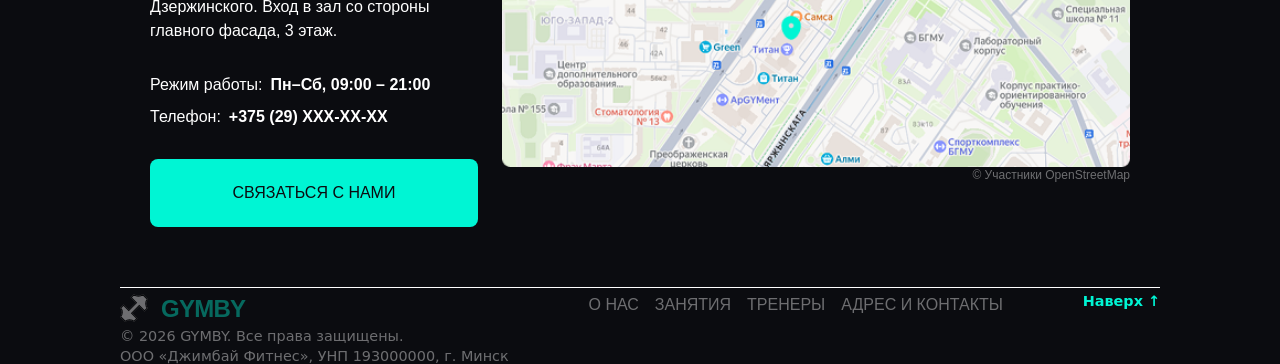
<file: Мамчиц_Иван_ППОИС2609/index.html>
<!DOCTYPE html>
<html lang="ru">
<head>
  <meta charset="UTF-8">
  <meta name="viewport" content="width=device-width, initial-scale=1.0">
  <title>Практическая работа №11 — GYMBY — ТВОЙ ПУТЬ К ИДЕАЛЬНОМУ ТЕЛУ В МИНСКЕ</title>
  <link rel="stylesheet" href="css/style.css">  
</head>
<!-- 
  ПОДСКАЗКА ПО ТЕМАМ (Design System из Figma):
  Для светлой палитры («ДВИЖ») используйте класс: class="theme-dvizh"
  Для тёмной палитры («GYMBY») используйте класс: class="theme-gymby"
-->
<body class="theme-gymby">

  <!-- =====================================================================
       ШАПКА САЙТА (Уровень BASE: Flexbox + margin-left: auto)
       ===================================================================== -->
  <header class="site-header">
    <div class="container site-header__inner">
      <a href="#" class="logo"><img src="images/logo.svg" alt="Логотип GYMBY"><span>GYMBY</span></a>

      <nav class="main-nav" aria-label="Основная навигация">
        <ul class="main-nav__list">
          <li><a href="#benefits" class="main-nav__link">О НАС</a></li>
          <li><a href="#pricing" class="main-nav__link">ЗАНЯТИЯ</a></li>
          <li><a href="#showcase" class="main-nav__link">ТРЕНЕРЫ</a></li>
          <li><a href="#contacts" class="main-nav__link">АДРЕС И КОНТАКТЫ</a></li>
        </ul>
      </nav>

      <!-- Кнопка должна быть оттолкнута вправо через margin-left: auto (без лишних обёрток) -->
      <a href="#contacts" class="btn btn--primary site-header__cta">ЗАПИСАТЬСЯ</a>
    </div>
  </header>

  <main>
    <!-- =====================================================================
         HERO-БАННЕР С НАЛОЖЕНИЕМ НА CSS GRID (Уровень JUNIOR)
         ВНИМАНИЕ: Использование position: absolute для карточки запрещено!
         Фон, затемнение и контент должны занимать одну область grid-area: 1 / 1.
         ===================================================================== -->
    <section class="hero" aria-labelledby="hero-title">
      <!-- Слой 1: Фоновое изображение или градиентный плейсхолдер -->
      <div class="hero__media" role="img" aria-label="Атмосфера студии и пространства"></div>

      <!-- Слой 2: Контент поверх фона (заголовок слева + плавающая карточка справа снизу) -->
      <div class="container hero__grid">
          <!-- Адаптивный размер шрифта через clamp() (Уровень PRO) -->
          <h1 id="hero-title" class="hero__title">
            ТВОЙ ПУТЬ К ИДЕАЛЬНОМУ ТЕЛУ В МИНСКЕ
          </h1>

        <div class="sign-up-section">
            <p class="hero__subtitle">
            Наши профессиональные инструкторы помогут вам оставаться активными и здоровыми.
          </p>
          <a href="#showcase" class="btn btn--primary">Смотреть направления</a>
        </div>
        
        <!-- Плавающая карточка-информер (как в макете «ДВИЖ») -->
        <aside class="hero__floating-card" aria-label="Ключевая статистика">
          <strong class="hero__floating-number">6+</strong>
          <p class="hero__floating-text">
            актуальных направлений разработки и дизайна под ключ
          </p>
        </aside>
      </div>
    </section>

    <!-- =====================================================================
         BENTO-СЕТКА ПРЕИМУЩЕСТВ (Уровень JUNIOR)
         Несимметричная журнальная сетка: карточки с .bento-card--wide (span 2)
         и .bento-card--tall (grid-row: span 2) на десктопе (>= 1024px).
         ===================================================================== -->
    <section class="section" id="benefits" aria-labelledby="benefits-title">
      <div class="container">
        <header class="section-header">
          <h2 id="benefits-title" class="section-title">НАШИ ПРЕИМУЩЕСТВА</h2>
        </header>

        <div class="bento-grid">
          <article class="bento-card bento-card--wide">
            <span class="bento-card__tag">01 / Команда</span>
            <h3 class="bento-card__title">Профессиональный тренерский состав</h3>
            <p class="bento-card__text">
              Достигайте целей под руководством сертифицированных тренеров и мастеров спорта с многолетним опытом работы.
            </p>
          </article>

          <article class="bento-card bento-card--tall">
            <span class="bento-card__tag">02 / Комплектация</span>
            <h3 class="bento-card__title">Премиальное оборудование</h3>
            <p class="bento-card__text">
              Тренируйтесь на современных и безопасных тренажерах от ведущих мировых брендов.
            </p>
          </article>

          <article class="bento-card">
            <span class="bento-card__tag">03 / Темп</span>
            <h3 class="bento-card__title">Безлимитный формат занятий</h3>
            <p class="bento-card__text">
              Выбирайте удобное время для тренировок без ограничений по количеству посещений и длительности нахождения в зале.
            </p>
          </article>

          <article class="bento-card">
            <span class="bento-card__tag">04 / Локация</span>
            <h3 class="bento-card__title">Удобное расположение</h3>
            <p class="bento-card__text">
              Наш фитнес-клуб находится в шаговой доступности от метро, с бесплатной просторной парковкой для клиентов.
            </p>
          </article>
        </div>
      </div>
    </section>

    <!-- =====================================================================
         ТАРИФЫ И FAQ БЕЗ JAVASCRIPT (Уровень PRO)
         1. Выделение выбранной карточки через :has(input[type="radio"]:checked)
         2. Выравнивание строк внутри карточек через grid-template-rows: subgrid
         3. Аккордеон вопросов через нативные теги <details> и <summary>
         ===================================================================== -->
    <section class="section" id="pricing" aria-labelledby="pricing-title">
      <div class="container">
        <header class="section-header">
          <h2 id="pricing-title" class="section-title">РАСПИСАНИЕ ЗАНЯТИЙ И ТАРИФЫ</h2>
        </header>

        <div class="pricing-grid">
          <label class="plan-card">
            <input type="radio" name="plan" value="start" class="plan-card__radio">
            <h3 class="plan-card__name">Дневной</h3>
            <p class="plan-card__price">90 BYN / мес</p>
            <ul class="plan-card__features">
              <li>Посещение с 7:00 до 17:00</li>
              <li>Тренажёрный зал, кардио-зона, вводный инструктаж.</li>
            </ul>
            <span class="btn btn--primary plan-card__action">ЗАПИСАТЬСЯ</span>
          </label>

                    <label class="plan-card">
            <input type="radio" name="plan" value="pro" class="plan-card__radio" checked>
            <h3 class="plan-card__name">Безлимит</h3>
            <p class="plan-card__price">130 BYN / мес</p>
            <ul class="plan-card__features">
              <li>Круглосуточный доступ 24/7</li>
              <li>Все зоны клуба, групповые тренировки по расписанию, сауна.</li>
            </ul>
            <span class="btn btn--primary plan-card__action">ЗАПИСАТЬСЯ</span>
          </label>

          <label class="plan-card">
            <input type="radio" name="plan" value="studio" class="plan-card__radio">
            <h3 class="plan-card__name">С тренером</h3>
            <p class="plan-card__price">280 BYN / мес</p>
            <ul class="plan-card__features">
              <li>Индивидуальный график</li>
              <li>Безлимит в зал, 12 персональных тренировок в месяц, индивидуальный план питания, 
                регулярные замеры прогресса, доступ в сауну и сопровождение куратора в чате.</li>
            </ul>
            <span class="btn btn--primary plan-card__action">ЗАПИСАТЬСЯ</span>
          </label>
        </div>

        <!-- Нативный аккордеон вопросов без JS (Уровень PRO: <details> + <summary>) -->
        <div class="faq-list">
          <details class="faq-item">
            <summary class="faq-item__question">Есть ли скидки постоянным покупателям?</summary>
            <p class="faq-item__answer">
              Нет, но у нас присутствуют <strong>сезонные</strong> предложения, которые мы размещаем на сайте.
            </p>
          </details>
          <details class="faq-item">
            <summary class="faq-item__question">Необходимо ли оформить страховку?</summary>
            <p class="faq-item__answer">
              Нет, но лишним не будет. 
            </p>
          </details>
        </div>
      </div>
    </section>

    <!-- =====================================================================
         ВИТРИНА КОМАНДЫ / КЕЙСОВ (Уровень BASE)
         Сетка: repeat(auto-fit, minmax(min(100%, var(--card-min-width)), 1fr))
         Внутри каждой карточки — Flexbox с прижатием кнопки книзу.
         ===================================================================== -->
    <section class="section section--alt" id="showcase" aria-labelledby="showcase-title">
      <div class="container">
        <header class="section-header">
          <h2 id="showcase-title" class="section-title">КОМАНДА ПРОФЕССИОНАЛЬНЫХ ТРЕНЕРОВ</h2>
        </header>

        <div class="showcase-grid">
          <article class="profile-card">
            <!-- Изображение/заглушка с фиксированной пропорцией aspect-ratio: 3 / 4 -->
            <div class="profile-card__media" role="img" aria-label="Фото специалиста Алексея Соколова">
              <img src="images/Алексей Соколов.jpg" width="2730" height="4096" alt="Изображение Алексея Соколова">
            </div>
            <div class="profile-card__body">
              <h3 class="profile-card__title">Алексей Соколов</h3>
              <p class="profile-card__role">Тренер тренажерного зала и кроссфита.</p>
              <p class="profile-card__text">
                Мастер спорта по тяжелой атлетике, опыт работы 8 лет.
              </p>
              <a href="#" class="btn btn--primary profile-card__btn">Смотреть кейс</a>
            </div>
          </article>

          <article class="profile-card">
            <div class="profile-card__media" role="img" aria-label="Фото специалиста Елены Ковалёвой">
              <img src="images/Елена Ковалёва.jpg" width="4000" height="6000" alt="Изображение Елены Ковалёвой">
            </div>
            <div class="profile-card__body">
              <h3 class="profile-card__title">Елена Ковалёва</h3>
              <p class="profile-card__role">Инструктор групповых программ, йоги и стретчинга.</p>
              <p class="profile-card__text">
                Сертифицированный нутрициолог, стаж 6 лет.
              </p>
              <a href="#" class="btn btn--primary profile-card__btn">Смотреть кейс</a>
            </div>
          </article>

          <article class="profile-card">
            <div class="profile-card__media" role="img" aria-label="Фото специалиста 3">
              <img src="images/Дмитрий Морозов.jpg" width="5304" height="7952" alt="Изображение Дмитрия Морозова">
            </div>
            <div class="profile-card__body">
              <h3 class="profile-card__title">Дмитрий Морозов</h3>
              <p class="profile-card__role">Тренер по боксу и функциональному тренингу.</p>
              <!-- Стресс-тест неделимым словом длиной 46+ символов на 320px (Уровень PRO) -->
              <p class="profile-card__text profile-card__stress">
                Кандидат_мастера_спорта_по_боксу,_подготовка_к_соревнованиям.
              </p>
              <a href="#" class="btn btn--primary profile-card__btn">Смотреть кейс</a>
            </div>
          </article>
        </div>
      </div>
    </section>

    <!-- =====================================================================
         АСИММЕТРИЧНЫЙ СПЛИТ-БЛОК КОНТАКТОВ (Уровень BASE)
         Две колонки: слева ширина var(--split-sidebar-width), справа 1fr.
         На экранах < 768px перестраивается в 1 колонку.
         ===================================================================== -->
    <section class="section section--alt" id="contacts" aria-labelledby="contacts-title">
      <div class="container">
        <h2 id="contacts-title" class="section-title">АДРЕС И КОНТАКТЫ</h2>
        <div class="contacts-split">
          <div class="contacts-split__info">
            <p class="contacts-split__address">
              г. Минск, пр-т Дзержинского, 104<br>
              <strong>(ст. м. Петровщина)</strong>
            </p>
            <p class="ask-directions">Как добраться от метро Петровщина</p>
            <p class="answer">Выход №1 в сторону ТЦ «Титан», далее 3 минуты пешком вдоль проспекта Дзержинского. 
              Вход в зал со стороны главного фасада, 3 этаж.</p> 
            <dl class="contacts-meta">
              <div class="contacts-meta__row">
                <dt>Режим работы:</dt>
                <dd>Пн–Сб, 09:00 – 21:00</dd>
              </div>
              <div class="contacts-meta__row">
                <dt>Телефон:</dt>
                <dd><a href="tel:+375290000000">+375 (29) XXX-XX-XX</a></dd>
              </div>
            </dl>
            <div class="contacts-split__links">
              <a href="#" class="btn btn--primary">СВЯЗАТЬСЯ С НАМИ</a>
            </div>
          </div>

          <div class="contacts-split__map" role="img" aria-label="Схема проезда к станции метро Петровщина">
            <img src="images/map.png" width="569" height="315" alt="Изобажение части карты с меткой на тренажерном зале" loading="lazy">
            <p class="label">© Участники OpenStreetMap</p>
          </div>
        </div>
      </div>
    </section>
  </main>

  <footer class="site-footer">
    <div class="container site-footer__inner">
      <div class="footer-info">
      <a href="#" class="logo"><img src="images/logo.svg" alt="Логотип GYMBY"><span>GYMBY</span></a>
      <p>© 2026 GYMBY. Все права защищены.</p>
      <p>ООО «Джимбай Фитнес», УНП 193000000, г. Минск</p>
    </div>
    <nav class="main-nav footer-nav">
        <ul class="main-nav__list">
          <li><a href="#benefits" class="main-nav__link">О НАС</a></li>
          <li><a href="#pricing" class="main-nav__link">ЗАНЯТИЯ</a></li>
          <li><a href="#showcase" class="main-nav__link">ТРЕНЕРЫ</a></li>
          <li><a href="#contacts" class="main-nav__link">АДРЕС И КОНТАКТЫ</a></li>
        </ul>
      </nav>
      <a href="#" class="site-footer__top">Наверх &uarr;</a>
    </div>
  </footer>

</body>
</html>
</file>
<file: yarakhovich_ivan_ppois2609/css/style.css>
/* =========================================================================
   1. ИНДИВИДУАЛЬНЫЕ ПАРАМЕТРЫ И ДИЗАЙН-ТОКЕНЫ ИЗ FIGMA
   ========================================================================= */
:root {
  /* ИНДИВИДУАЛЬНЫЕ ФОРМУЛЫ (Анти-ИИ):
     N — количество букв в вашей ФАМИЛИИ
     M — количество букв в вашем ИМЕНИ
     Подставьте свои рассчитанные значения в пикселях вместо значений по умолчанию! */

  /* N — количество букв в ФАМИЛИИ */
  --N: 11;
  /* M — количество букв в вашем ИМЕНИ */
  --M: 4;
  /* Формула: (N * 10px) + 210px */
  --card-min-width: calc((var(--N) * 10px) + 210px);
  /* Формула: (M * 12px) + 280px */
  --split-sidebar-width: calc((var(--M) * 12px) + 280px);

  /* Базовые отступы и сетка */
  --container-max: 1200px;
  --container-pad: 1.25rem;
  --gap-sm: 0.75rem;
  --gap-md: 1.25rem;
  --gap-lg: 2rem;

  /* Скругления из UI-кита Figma */
  --radius-sm: 8px;
  --radius-md: 16px;
  --radius-lg: 24px;
  --radius-pill: 9999px;

  /* Типографика */
  --font-sans:
    system-ui, -apple-system, "Segoe UI", Roboto, Helvetica, Arial, sans-serif;
  --fs-hero: clamp(1.85rem, 4vw + 0.5rem, 3.25rem);
  --fs-h2: clamp(1.5rem, 2.5vw + 0.5rem, 2.25rem);
}

/* ТЁМНАЯ ТЕМА: Фитнес-клуб «GYMBY» (графитовый фон, неоново-лаймовый/оранжевый акцент) */
.theme-gymby {
  --color-bg: #0b0c10;
  --color-bg-alt: #141821;
  --color-surface: #1b202c;
  --color-text: #ffffff;
  --color-text-muted: #94a3b8;
  --color-primary: #00f5d4;
  --color-primary-hover: #185abd;
  --color-primary-contrast: #0b0c10;
  --color-border: #2d3548;
  --hero-overlay: linear-gradient(
    110deg,
    rgba(11, 13, 18, 0.92) 0%,
    rgba(11, 13, 18, 0.65) 100%
  );
  --shadow-card: 0 12px 30px -5px rgba(0, 0, 0, 0.45);
}

/* =========================================================================
   2. СБРОС СТИЛЕЙ И ДОСТУПНОСТЬ (A11Y)
   ========================================================================= */
html {
  scroll-behavior: smooth;
}

body {
  font-family: var(--font-sans);
  background-color: var(--color-bg);
  color: var(--color-text);
  line-height: 1.6;
  overflow-x: hidden;
}

/* Чёткий фокус для навигации с клавиатуры (Tab) */
a:focus-visible,
button:focus-visible,
summary:focus-visible,
input:focus-visible + * {
  outline: 3px solid var(--color-primary);
  outline-offset: 3px;
}

.container {
  width: 100%;
  max-width: var(--container-max);
  margin-inline: auto;
  padding-inline: var(--container-pad);
}

.section {
  padding-block: 4.5rem;
}

.section--alt {
  background-color: var(--color-bg-alt);
}

.section-header {
  margin-bottom: 2.5rem;
  max-width: 640px;
}

.section-title {
  font-size: var(--fs-h2);
  line-height: 1.2;
  margin-bottom: 0.5rem;
}

.section-desc {
  color: var(--color-text-muted);
}

/* Кнопки и бейджи */
.btn {
  display: inline-flex;
  align-items: center;
  justify-content: center;
  padding: 0.75rem 1.5rem;
  font-weight: 600;
  border-radius: var(--radius-sm);
  border: 2px solid transparent;
  cursor: pointer;
  transition:
    background-color 0.2s ease,
    border-color 0.2s ease,
    transform 0.15s ease;
}

.btn--primary {
  background-color: var(--color-primary);
  color: var(--color-primary-contrast);
}

.btn--primary:hover {
  background-color: var(--color-primary-hover);
  color: var(--color-text);
}

.btn--outline {
  border-color: var(--color-border);
  color: var(--color-text);
  background-color: transparent;
}

.btn--outline:hover {
  border-color: var(--color-primary);
}

.badge {
  display: inline-block;
  padding: 0.3rem 0.85rem;
  font-size: 0.8rem;
  font-weight: 700;
  text-transform: uppercase;
  letter-spacing: 0.04em;
  border-radius: var(--radius-pill);
  background-color: var(--color-primary);
  color: var(--color-primary-contrast);
}

/* =========================================================================
   3. ШАПКА САЙТА (Уровень BASE: Flexbox + margin-left: auto)
   ========================================================================= */
.site-header {
  position: sticky;
  top: 0;
  z-index: 50;
  background-color: var(--color-surface);
  border-bottom: 1px solid var(--color-border);
}

.site-header__inner {
  display: flex;
  flex-wrap: wrap;
  align-items: center;
  gap: var(--gap-md);
  padding-block: 1rem;
}

.logo {
  display: flex;
  align-items: center;
  gap: 0.8rem;
  font-size: 1.4rem;
  font-weight: 800;
  letter-spacing: -0.03em;
}

.logo span {
  color: var(--color-primary);
}

.main-nav__list {
  display: flex;
  flex-wrap: wrap;
  gap: var(--gap-md);
}

.main-nav__link {
  font-weight: 500;
  color: var(--color-text-muted);
}

.main-nav__link:hover {
  color: var(--color-primary);
}

/* Отталкиваем кнопку вправо без лишних обёрток */
.site-header__cta {
  margin-left: auto;
}

/* =========================================================================
   4. HERO-БАННЕР С НАЛОЖЕНИЕМ НА CSS GRID (Уровень JUNIOR)
   Запрещено использовать position: absolute!
   ========================================================================= */
.hero {
  display: grid;
  min-height: 520px;
  color: #ffffff;
}

/* Оба слоя занимают одну и ту же ячейку сетки (1 / 1) */
.hero__media,
.hero__grid {
  grid-area: 1 / 1;
}

.hero__media {
  grid-area: 1 / 1;
  justify-self: center;
  background-image:
    linear-gradient(
      90deg,
      rgba(15, 23, 42, 0.8) 0%,
      rgba(15, 23, 42, 0.25) 100%
    ),
    url("../images/hero.jpg");
  background-position: top center;
  width: 100%;
  max-width: 1200px;
  background-size: cover;
}

.hero__grid {
  display: grid;
  grid-template-columns: minmax(0, 1fr);
  align-items: center;
  gap: var(--gap-lg);
  padding-block: 3.5rem;
}

.hero__content {
  display: flex;
  flex-direction: column;
  align-items: flex-start;
  gap: var(--gap-md);
  max-width: 650px;
}

.hero__title {
  font-size: var(--fs-hero);
  line-height: 1.1;
  font-weight: 800;
}

.hero__subtitle {
  font-size: 1.1rem;
  color: #e2e8f0;
}

/* Плавающая акцентная карточка (как в макете «ДВИЖ») */
.hero__floating-card {
  background-color: var(--color-primary);
  color: var(--color-primary-contrast);
  padding: 1.5rem;
  border-radius: var(--radius-md);
  max-width: 280px;
  box-shadow: var(--shadow-card);
}

.hero__floating-number {
  display: block;
  font-size: 2.5rem;
  line-height: 1;
  font-weight: 800;
  margin-bottom: 0.5rem;
}

.hero__floating-text {
  font-size: 0.95rem;
  font-weight: 500;
}

@media (min-width: 900px) {
  .hero__grid {
    grid-template-columns: minmax(0, 1.4fr) minmax(0, 0.8fr);
  }

  .hero__floating-card {
    justify-self: end;
    align-self: end;
  }
}

/* =========================================================================
   5. BENTO-СЕТКА ПРЕИМУЩЕСТВ (Уровень JUNIOR)
   ========================================================================= */
.bento-grid {
  display: grid;
  grid-template-columns: minmax(0, 1fr);
  gap: var(--gap-md);
}

.bento-card {
  min-width: 0;
  display: flex;
  flex-direction: column;
  gap: var(--gap-sm);
  background-color: var(--color-surface);
  border: 1px solid var(--color-border);
  border-radius: var(--radius-md);
  padding: 1.75rem;
  box-shadow: var(--shadow-card);
}

.bento-card__tag {
  font-size: 0.8rem;
  font-weight: 700;
  color: var(--color-primary);
  text-transform: uppercase;
}

.bento-card__title {
  font-size: 1.35rem;
  line-height: 1.3;
}

.bento-card__text {
  color: var(--color-text-muted);
}

@media (min-width: 768px) {
  .bento-grid {
    grid-template-columns: repeat(2, minmax(0, 1fr));
  }
}

@media (min-width: 1024px) {
  .bento-grid {
    grid-template-columns: repeat(3, minmax(0, 1fr));
  }

  .bento-card--wide {
    grid-column: span 2;
  }

  .bento-card--tall {
    grid-row: span 2;
    background-color: var(--color-bg-alt);
  }
}

/* =========================================================================
   6. ВИТРИНА КОМАНДЫ / КЕЙСОВ (Уровень BASE + Стресс-тест 320px)
   ========================================================================= */
.showcase-grid {
  display: grid;
  grid-template-columns: repeat(
    auto-fit,
    minmax(min(100%, var(--card-min-width)), 1fr)
  );
  gap: var(--gap-lg);
}

.profile-card {
  min-width: 0;
  display: flex;
  flex-direction: column;
  background-color: var(--color-surface);
  border: 1px solid var(--color-border);
  border-radius: var(--radius-md);
  overflow: hidden;
  box-shadow: var(--shadow-card);
}

.profile-card__img {
  width: 100%;
  height: 100%;
  object-fit: cover;
  object-position: center;
}

.profile-card__media {
  aspect-ratio: 3 / 4;
  width: 100%;
  overflow: hidden;
  background: linear-gradient(135deg, #334155, #1e293b);
  color: #94a3b8;
  display: block;
  place-items: center;
  font-weight: 700;
  font-size: 1.25rem;
}

.profile-card__body {
  display: flex;
  flex-direction: column;
  flex-grow: 1;
  gap: var(--gap-sm);
  padding: 1.5rem;
}

.profile-card__role {
  font-size: 0.875rem;
  font-weight: 600;
  color: var(--color-primary);
}

.profile-card__text {
  color: var(--color-text-muted);
  font-size: 0.95rem;
}

/* Защита от переполнения длинным техническим словом на 320px */
.profile-card__stress {
  overflow-wrap: anywhere;
  font-family: monospace;
  font-size: 0.85rem;
}

/* Прижимаем кнопку к низу карточки */
.profile-card__btn {
  margin-top: auto;
  width: 100%;
}

/* =========================================================================
   7. ТАРИФЫ И FAQ БЕЗ JAVASCRIPT (Уровень PRO: :has(), subgrid, <details>)
   ========================================================================= */
.pricing-grid {
  display: grid;
  grid-template-columns: repeat(auto-fit, minmax(min(100%, 260px), 1fr));
  gap: var(--gap-md);
  margin-bottom: 3rem;
}

.plan-card {
  min-width: 0;
  display: grid;
  gap: var(--gap-sm);
  background-color: var(--color-surface);
  border: 2px solid var(--color-border);
  border-radius: var(--radius-md);
  padding: 1.75rem;
  cursor: pointer;
  transition:
    border-color 0.2s ease,
    transform 0.2s ease;
}
/* Поддержка subgrid для выравнивания внутренних строк между карточками */
@supports (grid-template-rows: subgrid) {
  .plan-card {
    grid-row: span 4;
    grid-template-rows: subgrid;
  }
}
.plan-card__radio {
  position: absolute;
  opacity: 0;
  pointer-events: none;
}
/* Нативный селектор :has() подсвечивает выбранную карточку тарифа без JS */
.plan-card:has(.plan-card__radio:checked) {
  border-color: var(--color-primary);
  box-shadow: var(--shadow-card);
  transform: translateY(-4px);
}
.plan-card__name {
  font-size: 1.25rem;
}
.plan-card__price {
  font-size: 2rem;
  font-weight: 800;
  color: var(--color-primary);
}
.plan-card__features {
  display: flex;
  flex-direction: column;
  gap: 0.5rem;
  color: var(--color-text-muted);
  font-size: 0.95rem;
}
.plan-card__features li::before {
  content: "✓ ";
  color: var(--color-primary);
  font-weight: 700;
}
.plan-card__action {
  align-self: end;
  width: 100%;
}
/* Нативный FAQ-аккордеон ( + ) */
.faq-list {
  display: grid;
  gap: var(--gap-sm);
  max-width: 800px;
}
.faq-item {
  background-color: var(--color-surface);
  border: 1px solid var(--color-border);
  border-radius: var(--radius-sm);
  padding: 1rem 1.25rem;
}
.faq-item__question {
  font-weight: 700;
  cursor: pointer;
  list-style: none;
}
.faq-item__question::-webkit-details-marker {
  display: none;
}
.faq-item__answer {
  margin-top: 0.75rem;
  color: var(--color-text-muted);
}
/* =========================================================================
8. СПЛИТ-БЛОК КОНТАКТОВ И ПОДВАЛ (Уровень BASE)
========================================================================= */
.contacts-split {
  display: grid;
  grid-template-columns: minmax(0, 1fr);
  gap: var(--gap-lg);
  align-items: center;
}
@media (min-width: 768px) {
  .contacts-split {
    grid-template-columns: var(--split-sidebar-width) minmax(0, 1fr);
  }
}
.contacts-split__info {
  display: flex;
  flex-direction: column;
  gap: var(--gap-md);
}
.contacts-meta {
  display: flex;
  flex-direction: column;
  gap: 0.5rem;
}
.contacts-meta__row {
  display: flex;
  flex-wrap: wrap;
  gap: 0.5rem;
}
.contacts-meta dt {
  color: var(--color-text-muted);
}
.contacts-meta dd {
  font-weight: 600;
}
.contacts-split__map {
  aspect-ratio: 16 / 9;
  width: 100%;
  background-color: var(--color-surface);
  border-radius: var(--radius-md);
  overflow: hidden;
}

.contacts-split__map img {
  width: 100%;
  height: 100%;
  object-fit: cover;
  display: block;
}

.site-footer {
  border-top: 1px solid var(--color-border);
  padding-block: 2rem;
  color: var(--color-text-muted);
  font-size: 0.9rem;
}
.site-footer__inner {
  display: flex;
  flex-wrap: wrap;
  justify-content: space-between;
  align-items: center;
  gap: var(--gap-md);
}
.site-footer__top {
  font-weight: 600;
  color: var(--color-primary);
}
/* =========================================================================
9. БЛОК ДОКУМЕНТАЦИИ И РЕФЛЕКСИИ (ОБЯЗАТЕЛЬНО К ЗАПОЛНЕНИЮ)
========================================================================= /
/ Своими словами
1. [BASE] Почему для сетки витрины (.showcase-grid) мы применили формулу
repeat(auto-fit, minmax(min(100%, var(--card-min-width)), 1fr)),
а не жёсткие 3 колонки repeat(3, 1fr)? Какую роль здесь играет функция min()?
Ответ: эта формула нужна для автоматической адаптивности без медиазапросов, 
а функция min() страхует макет от горизонтальной прокрутки на узких экранах
2. [BASE] Зачем внутри карточки .profile-card мы оставили display: flex; flex-direction: column;,
хотя сама сетка карточек построена на CSS Grid?
Ответ: внешний grid выравнивает сами карточки в ряду по высоте самой высокой из них, но не управляет тем, что происходит у них внутри.
Сделав .profile-card вертикальным флекс-контейнером, мы позволили текстовому блоку (.profile-card__body) на всю свою высоту,
а кнопке - прижиматься к нижнему краю через margin-top: auto.
Благодаря этому кнопки во всех карточках стоят на одном уровне.
3. [JUNIOR] Как в секции .hero удалось наложить плавающую карточку (.hero__floating-card)
поверх фонового слоя (.hero__media) без использования position: absolute?
Ответ: это сделано за счёт наложения слоёв в одной ячейке CSS Grid (grid-area: 1/1) и расположения карточек внутри вложенной сетки.
4. [PRO] Какую задачу решает свойство grid-template-rows: subgrid внутри карточек
тарифов (.plan-card) по сравнению с обычной раскладкой?
Ответ:
*/
</file>
<file: Жижа_Иван_ППОИС2609/css/style.css>
/* =========================================================================
   1. ИНДИВИДУАЛЬНЫЕ ПАРАМЕТРЫ И ДИЗАЙН-ТОКЕНЫ ИЗ FIGMA
   ========================================================================= */
:root {
  /* ИНДИВИДУАЛЬНЫЕ ФОРМУЛЫ (Анти-ИИ):
     N — количество букв в вашей ФАМИЛИИ
     M — количество букв в вашем ИМЕНИ
     Подставьте свои рассчитанные значения в пикселях вместо значений по умолчанию! */
  --card-min-width: 250px;       /* Формула: (N * 10) + 210px */
  --split-sidebar-width: 328px;  /* Формула: (M * 12) + 280px */

  /* Базовые отступы и сетка */
  --container-max: 1200px;
  --container-pad: 1.25rem;
  --gap-sm: 0.75rem;
  --gap-md: 1.25rem;
  --gap-lg: 2rem;

  /* Скругления из UI-кита Figma */
  --radius-sm: 8px;
  --radius-md: 16px;
  --radius-lg: 24px;
  --radius-pill: 9999px;

  /* Типографика */
  --font-sans: system-ui, -apple-system, 'Segoe UI', Roboto, Helvetica, Arial, sans-serif;
  --fs-hero: clamp(1.85rem, 4vw + 0.5rem, 3.25rem);
  --fs-h2: clamp(1.5rem, 2.5vw + 0.5rem, 2.25rem);
}

/* СВЕТЛАЯ ТЕМА: Студия танцев «ДВИЖ» (синий акцент, чистый светлый фон) */
.theme-dvizh {
  --color-bg: #ffffff;
  --color-bg-alt: #f1f5f9;
  --color-surface: #ffffff;
  --color-text: #0f172a;
  --color-text-muted: #475569;
  --color-primary: #2563eb;
  --color-primary-hover: #1d4ed8;
  --color-primary-contrast: #ffffff;
  --color-border: #cbd5e1;
  --hero-overlay: linear-gradient(110deg, rgba(15, 23, 42, 0.88) 0%, rgba(15, 23, 42, 0.55) 100%);
  --shadow-card: 0 10px 25px -5px rgba(15, 23, 42, 0.08);
}

/* ТЁМНАЯ ТЕМА: Фитнес-клуб «GYMBY» (графитовый фон, неоново-лаймовый/оранжевый акцент) */
.theme-gymby {
  --color-bg: #0b0c10;
  --color-bg-alt: #0b0c10;
  --color-surface: #1f2833;
  --color-text: #ffffff;
  --color-text-muted: #cbd5e1;
  --color-primary: #00f5d4;
  --color-primary-hover: #00d4b9;
  --color-primary-contrast: #0b0c10;
  --color-border: #2d3548;
  --hero-overlay: linear-gradient(
    110deg,
    rgba(11, 12, 16, 0.85),
    rgba(11, 12, 16, 0.15)
  );
  --shadow-card: 0 12px 30px -5px rgba(0, 0, 0, 0.45);
}

/* =========================================================================
   2. СБРОС СТИЛЕЙ И ДОСТУПНОСТЬ (A11Y)
   ========================================================================= */
*,
*::before,
*::after {
  box-sizing: border-box;
  margin: 0;
  padding: 0;
}

html {
  scroll-behavior: smooth;
}

body {
  font-family: var(--font-sans);
  background-color: var(--color-bg);
  color: var(--color-text);
  line-height: 1.6;
  overflow-x: hidden;
}

ul {
  list-style: none;
}

a {
  color: inherit;
  text-decoration: none;
}

/* Чёткий фокус для навигации с клавиатуры (Tab) */
a:focus-visible,
button:focus-visible,
summary:focus-visible,
input:focus-visible + * {
  outline: 3px solid var(--color-primary);
  outline-offset: 3px;
}

.container {
  width: 100%;
  max-width: var(--container-max);
  margin-inline: auto;
  padding-inline: var(--container-pad);
}

.section {
  padding-block: 4.5rem;
}

.section--alt {
  background-color: var(--color-surface);
}

.section-header {
  margin-bottom: 2.5rem;
  max-width: 640px;
}

.section-title {
  font-size: var(--fs-h2);
  line-height: 1.2;
  margin-bottom: 0.5rem;
}

.section-desc {
  color: var(--color-text-muted);
}

/* Кнопки и бейджи */
.btn {
  display: inline-flex;
  align-items: center;
  justify-content: center;
  padding: 0.75rem 1.5rem;
  font-weight: 600;
  border-radius: var(--radius-sm);
  border: 2px solid transparent;
  cursor: pointer;
  transition: background-color 0.2s ease, border-color 0.2s ease, transform 0.15s ease;
}

.btn--primary {
  background-color: var(--color-primary);
  color: var(--color-primary-contrast);
}

.btn--primary:hover {
  background-color: var(--color-primary-hover);
}

.btn--outline {
  border-color: var(--color-border);
  color: var(--color-text);
  background-color: transparent;
}

.btn--outline:hover {
  border-color: var(--color-primary);
}

.badge {
  display: inline-block;
  padding: 0.3rem 0.85rem;
  font-size: 0.8rem;
  font-weight: 700;
  text-transform: uppercase;
  letter-spacing: 0.04em;
  border-radius: var(--radius-pill);
  background-color: var(--color-primary);
  color: var(--color-primary-contrast);
}

/* =========================================================================
   3. ШАПКА САЙТА (Уровень BASE: Flexbox + margin-left: auto)
   ========================================================================= */
.site-header {
  position: sticky;
  top: 0;
  z-index: 50;
  background-color: var(--color-surface);
  border-bottom: 1px solid var(--color-border);
}

.site-header__inner {
  display: flex;
  flex-wrap: wrap;
  align-items: center;
  gap: var(--gap-md);
  padding-block: 1rem;
}

.logo {
  display: inline-flex;
  align-items: center;
  gap: 0.75rem;
  font-size: 1.4rem;
  font-weight: 800;
  letter-spacing: -0.03em;
}

.logo span {
  color: var(--color-text);
}

.main-nav__list {
  display: flex;
  flex-wrap: wrap;
  gap: var(--gap-md);
}

.main-nav__link {
  font-weight: 500;
  color: var(--color-text-muted);
}

.main-nav__link:hover {
  color: var(--color-primary);
}

/* Отталкиваем кнопку вправо без лишних обёрток */
.site-header__cta {
  margin-left: auto;
}

/* =========================================================================
   4. HERO-БАННЕР С НАЛОЖЕНИЕМ НА CSS GRID (Уровень JUNIOR)
   Запрещено использовать position: absolute!
   ========================================================================= */
.hero {
  display: grid;
  min-height: 520px;
  color: #ffffff;
}

/* Оба слоя занимают одну и ту же ячейку сетки (1 / 1) */
.hero__media,
.hero__grid {
  grid-area: 1 / 1;
}

.hero__media {
  background-image:
    var(--hero-overlay),
    url("../images/hero.jpg");
  background-position: center;
  background-size: cover;
  background-repeat: no-repeat;
}

.hero__grid {
  display: grid;
  grid-template-columns: minmax(0, 1fr);
  align-items: center;
  gap: var(--gap-lg);
  padding-block: 3.5rem;
}

.hero__content {
  display: flex;
  flex-direction: column;
  align-items: flex-start;
  gap: var(--gap-md);
  max-width: 650px;
}

.hero__title {
  font-size: var(--fs-hero);
  line-height: 1.1;
  font-weight: 800;
}

.hero__subtitle {
  font-size: 1.1rem;
  color: #e2e8f0;
}

/* Плавающая акцентная карточка (как в макете «ДВИЖ») */
.hero__floating-card {
  background-color: var(--color-primary);
  color: var(--color-primary-contrast);
  padding: 1.5rem;
  border-radius: var(--radius-md);
  max-width: 280px;
  box-shadow: var(--shadow-card);
}

.hero__floating-number {
  display: block;
  font-size: 2.5rem;
  line-height: 1;
  font-weight: 800;
  margin-bottom: 0.5rem;
}

.hero__floating-text {
  font-size: 0.95rem;
  font-weight: 500;
}

@media (min-width: 900px) {
  .hero__grid {
    grid-template-columns: minmax(0, 1.4fr) minmax(0, 0.8fr);
  }

  .hero__floating-card {
    justify-self: end;
    align-self: end;
  }
}

/* =========================================================================
   5. BENTO-СЕТКА ПРЕИМУЩЕСТВ (Уровень JUNIOR)
   ========================================================================= */
.bento-grid {
  display: grid;
  grid-template-columns: minmax(0, 1fr);
  gap: var(--gap-md);
}

.bento-card {
  min-width: 0;
  display: flex;
  flex-direction: column;
  gap: var(--gap-sm);
  background-color: var(--color-surface);
  border: 1px solid var(--color-border);
  border-radius: var(--radius-md);
  padding: 1.75rem;
  box-shadow: var(--shadow-card);
}

.bento-card__tag {
  font-size: 0.8rem;
  font-weight: 700;
  color: var(--color-primary);
  text-transform: uppercase;
}

.bento-card__title {
  font-size: 1.35rem;
  line-height: 1.3;
}

.bento-card__text {
  color: var(--color-text-muted);
}

@media (min-width: 768px) {
  .bento-grid {
    grid-template-columns: repeat(2, minmax(0, 1fr));
  }
}

@media (min-width: 1024px) {
  .bento-grid {
    grid-template-columns: repeat(3, minmax(0, 1fr));
  }

  .bento-card--wide {
    grid-column: span 2;
  }

  .bento-card--tall {
    grid-row: span 2;
    background-color: var(--color-surface);
  }
}

/* =========================================================================
   6. ВИТРИНА КОМАНДЫ / КЕЙСОВ (Уровень BASE + Стресс-тест 320px)
   ========================================================================= */
.showcase-grid {
  display: grid;
  grid-template-columns: repeat(auto-fit, minmax(min(100%, var(--card-min-width)), 1fr));
  gap: var(--gap-lg);
}

.profile-card {
  min-width: 0;
  display: flex;
  flex-direction: column;
  background-color: var(--color-surface);
  border: 1px solid var(--color-border);
  border-radius: var(--radius-md);
  overflow: hidden;
  box-shadow: var(--shadow-card);
}

.profile-card__media {
  display: block;
  width: 100%;
  aspect-ratio: 3 / 4;
  object-fit: cover;
  object-position: center;
}

.profile-card__body {
  display: flex;
  flex-direction: column;
  flex-grow: 1;
  gap: var(--gap-sm);
  padding: 1.5rem;
}

.profile-card__role {
  font-size: 0.875rem;
  font-weight: 600;
  color: var(--color-primary);
}

.profile-card__text {
  color: var(--color-text-muted);
  font-size: 0.95rem;
}

/* Защита от переполнения длинным техническим словом на 320px */
.profile-card__stress {
  overflow-wrap: anywhere;
  font-family: monospace;
  font-size: 0.85rem;
}

/* Прижимаем кнопку к низу карточки */
.profile-card__btn {
  margin-top: auto;
  width: 100%;
}

/* =========================================================================
   7. ТАРИФЫ И FAQ БЕЗ JAVASCRIPT (Уровень PRO: :has(), subgrid, <details>)
   ========================================================================= */
.pricing-grid {
  display: grid;
  grid-template-columns: repeat(auto-fit, minmax(min(100%, 260px), 1fr));
  gap: var(--gap-md);
  margin-bottom: 3rem;
}

.plan-card {
  position: relative;
  min-width: 0;
  display: grid;
  gap: var(--gap-sm);
  background-color: var(--color-surface);
  border: 2px solid var(--color-border);
  border-radius: var(--radius-md);
  padding: 1.75rem;
  cursor: pointer;
  transition: border-color 0.2s ease, transform 0.2s ease;
}

/* Поддержка subgrid для выравнивания внутренних строк между карточками */
@supports (grid-template-rows: subgrid) {
.plan-card {
grid-row: span 4;
grid-template-rows: subgrid;
}
}
.plan-card__radio {
position: absolute;
opacity: 0;
pointer-events: none;
}
/* Нативный селектор :has() подсвечивает выбранную карточку тарифа без JS */
.plan-card:has(.plan-card__radio:checked) {
border-color: var(--color-primary);
box-shadow: var(--shadow-card);
transform: translateY(-4px);
}
.plan-card__name {
font-size: 1.25rem;
}
.plan-card__price {
font-size: 2rem;
font-weight: 800;
color: var(--color-primary);
}
.plan-card__features {
display: flex;
flex-direction: column;
gap: 0.5rem;
color: var(--color-text-muted);
font-size: 0.95rem;
}
.plan-card__features li::before {
content: "✓ ";
color: var(--color-primary);
font-weight: 700;
}

.plan-card__action {
  position: relative;
  z-index: 2;
  align-self: end;
  width: 100%;
}

.plan-card__hitbox {
  position: absolute;
  inset: 0;
  z-index: 1;
  cursor: pointer;
}

.plan-card:has(.plan-card__radio:checked) .plan-card__action {
  background-color: var(--color-primary);
  border-color: transparent;
  color: var(--color-primary-contrast);
}

/* Нативный FAQ-аккордеон ( + ) */
.faq-list {
display: grid;
gap: var(--gap-sm);
max-width: 800px;
}
.faq-item {
background-color: var(--color-surface);
border: 1px solid var(--color-border);
border-radius: var(--radius-sm);
padding: 1rem 1.25rem;
}
.faq-item__question {
font-weight: 700;
cursor: pointer;
list-style: none;
}
.faq-item__question::-webkit-details-marker {
display: none;
}
.faq-item__answer {
margin-top: 0.75rem;
color: var(--color-text-muted);
}
/* =========================================================================
8. СПЛИТ-БЛОК КОНТАКТОВ И ПОДВАЛ (Уровень BASE)
========================================================================= */
.contacts-split {
display: grid;
grid-template-columns: minmax(0, 1fr);
gap: var(--gap-lg);
align-items: center;
}
@media (min-width: 768px) {
.contacts-split {
grid-template-columns: var(--split-sidebar-width) minmax(0, 1fr);
}
}
.contacts-split__info {
display: flex;
flex-direction: column;
gap: var(--gap-md);
}

.contacts-split__info h3 {
  font-size: 1.25rem;
  font-weight: 700;
  line-height: 1.3;
}

.contacts-split__info p {
  color: var(--color-text-muted);
}

.contacts-split__address {
  color: var(--color-text) !important;
}

.contacts-meta {
display: flex;
flex-direction: column;
gap: 0.5rem;
}
.contacts-meta__row {
display: flex;
flex-wrap: wrap;
gap: 0.5rem;
}
.contacts-meta dt {
color: var(--color-text-muted);
}
.contacts-meta dd {
font-weight: 600;
}

.contacts-split__map {
  display: block;
  width: 100%;
  aspect-ratio: 16 / 9;
  object-fit: cover;
  object-position: center;
  border: 1px solid var(--color-border);
  border-radius: var(--radius-md);
}

.site-footer {
border-top: 1px solid var(--color-border);
padding-block: 2rem;
color: var(--color-text-muted);
font-size: 0.9rem;
}
.site-footer__inner {
display: flex;
flex-wrap: wrap;
justify-content: space-between;
align-items: center;
gap: var(--gap-md);
}
.site-footer__top {
font-weight: 600;
color: var(--color-primary);
}
/* =========================================================================
9. БЛОК ДОКУМЕНТАЦИИ И РЕФЛЕКСИИ (ОБЯЗАТЕЛЬНО К ЗАПОЛНЕНИЮ)
========================================================================= */
/* Своими словами
1. [BASE] Почему для сетки витрины (.showcase-grid) мы применили формулу
repeat(auto-fit, minmax(min(100%, var(--card-min-width)), 1fr)),
а не жёсткие 3 колонки repeat(3, 1fr)? Какую роль здесь играет функция min()?
Ответ: auto-fit автоматически подбирает количество колонок в зависимости от ширины контейнера. minmax() задаёт минимальную ширину карточки и позволяет ей растягиваться. min() не даёт минимальной ширине превысить доступную ширину контейнера. Благодаря этому карточки корректно отображаются даже на экране 320px
2. [BASE] Зачем внутри карточки .profile-card мы оставили display: flex; flex-direction: column;,
хотя сама сетка карточек построена на CSS Grid?
Ответ: Grid отвечает за расположение карточек относительно друг друга. Flexbox управляет содержимым каждой карточки по вертикали. Свойство margin-top: auto прижимает кнопку к нижнему краю, даже если описания специалистов имеют разную длину
3. [JUNIOR] Как в секции .hero удалось наложить плавающую карточку (.hero__floating-card)
поверх фонового слоя (.hero__media) без использования position: absolute?
Ответ: Фон .hero__media и контейнер .hero__grid занимают одну область родительской сетки благодаря grid-area: 1 / 1. Поэтому контент отображается поверх фонового изображения. Плавающая карточка размещается внутри вложенной Grid-сетки. Абсолютное позиционирование для этой раскладки не требуется
4. [PRO] Какую задачу решает свойство grid-template-rows: subgrid внутри карточек
тарифов (.plan-card) по сравнению с обычной раскладкой?
Ответ: subgrid позволяет карточкам тарифов использовать строки родительской Grid-сетки. Благодаря этому заголовки, цены, описания и кнопки разных тарифов выравниваются по общим линиям, даже если количество текста отличается
*/
</file>
<file: Корзун_Анастасия_ППОИС2609/css/style.css>
/* =========================================================================
   1. ИНДИВИДУАЛЬНЫЕ ПАРАМЕТРЫ И ДИЗАЙН-ТОКЕНЫ ИЗ FIGMA
   ========================================================================= */
:root {
  /* ИНДИВИДУАЛЬНЫЕ ФОРМУЛЫ (Анти-ИИ):
     N = 6 (Корзун)    -> (6 * 10) + 210px = 270px
     M = 9 (Анастасия) -> (9 * 12) + 280px = 388px */
  --card-min-width: 270px;
  --split-sidebar-width: 388px;

  /* Базовые отступы и сетка (шаг 8px из макета Figma) */
  --container-max: 1200px;
  --container-pad: 1.25rem;
  --gap-sm: 0.75rem;
  --gap-md: 1.5rem;
  --gap-lg: 2rem;

  /* Скругления из UI-кита Figma: карточки 24px, кнопки — «пилюли» 32px */
  --radius-sm: 12px;
  --radius-md: 24px;
  --radius-pill: 32px;

  /* Типографика: Montserrat из командной дизайн-системы Figma */
  --font-sans: 'Montserrat', system-ui, -apple-system, 'Segoe UI', Roboto, Helvetica, Arial, sans-serif;
  --fs-hero: clamp(2.5rem, 6vw + 0.5rem, 6rem);
  --fs-h2: clamp(1.75rem, 3vw + 0.5rem, 4rem);
}

/* СВЕТЛАЯ ТЕМА: Студия танцев «ДВИЖ» (палитра из Figma Design System:
   Primary #2D4BD6, Secondary #FFA800, Dark #111111, Light #FFFFFF) */
.theme-dvizh {
  --color-bg: #ffffff;
  --color-bg-alt: #f4f6fb;
  --color-surface: #ffffff;
  --color-text: #111111;
  --color-text-muted: #4b5563;
  --color-primary: #2d4bd6;
  --color-primary-contrast: #ffffff;
  --color-secondary: #ffa800;
  --color-secondary-contrast: #111111;
  --color-dark: #111111;
  --color-border: #dce2f0;
  --hero-overlay: linear-gradient(110deg, rgba(17, 17, 17, 0.85) 0%, rgba(17, 17, 17, 0.45) 100%);
  --shadow-card: 0 10px 25px -5px rgba(17, 17, 17, 0.08);
}

/* ТЁМНАЯ ТЕМА: Фитнес-клуб «GYMBY» (запасной вариант из методички) */
.theme-gymby {
  --color-bg: #0b0d12;
  --color-bg-alt: #141821;
  --color-surface: #1b202c;
  --color-text: #f8fafc;
  --color-text-muted: #94a3b8;
  --color-primary: #a3e635;
  --color-primary-contrast: #0b0d12;
  --color-secondary: #fb923c;
  --color-secondary-contrast: #0b0d12;
  --color-dark: #0b0d12;
  --color-border: #2d3548;
  --hero-overlay: linear-gradient(110deg, rgba(11, 13, 18, 0.92) 0%, rgba(11, 13, 18, 0.65) 100%);
  --shadow-card: 0 12px 30px -5px rgba(0, 0, 0, 0.45);
}

/* =========================================================================
   2. СБРОС СТИЛЕЙ И ДОСТУПНОСТЬ (A11Y)
   ========================================================================= */
*,
*::before,
*::after {
  box-sizing: border-box;
  margin: 0;
  padding: 0;
}

html {
  scroll-behavior: smooth;
}

body {
  font-family: var(--font-sans);
  background-color: var(--color-bg);
  color: var(--color-text);
  line-height: 1.6;
  overflow-x: hidden;
}

img {
  display: block;
  max-width: 100%;
}

ul {
  list-style: none;
}

a {
  color: inherit;
  text-decoration: none;
}

/* Чёткий фокус для навигации с клавиатуры (Tab) */
a:focus-visible,
button:focus-visible,
summary:focus-visible,
.plan-card:focus-within {
  outline: 3px solid var(--color-primary);
  outline-offset: 3px;
}

.container {
  width: 100%;
  max-width: var(--container-max);
  margin-inline: auto;
  padding-inline: var(--container-pad);
}

.section {
  padding-block: clamp(3rem, 8vw, 6rem);
}

.section--alt {
  background-color: var(--color-bg-alt);
}

.section-header {
  margin-bottom: 2.5rem;
  max-width: 640px;
}

.section-title {
  font-size: var(--fs-h2);
  line-height: 1.1;
  text-transform: uppercase;
  margin-bottom: 0.75rem;
}

.section-desc {
  color: var(--color-text-muted);
}

/* Кнопки по компоненту Button из Figma: Default — Secondary с тёмным
   текстом, Hover — Primary с белым текстом (контрасты проверены WebAIM) */
.btn {
  display: inline-flex;
  align-items: center;
  justify-content: center;
  padding: 1rem 2rem;
  font-weight: 600;
  font-size: 0.875rem;
  text-transform: uppercase;
  letter-spacing: 0.04em;
  border-radius: var(--radius-pill);
  border: 2px solid transparent;
  cursor: pointer;
  transition: background-color 0.2s ease, color 0.2s ease, border-color 0.2s ease, transform 0.15s ease;
}

.btn--primary {
  background-color: var(--color-secondary);
  color: var(--color-secondary-contrast);
}

.btn--primary:hover {
  background-color: var(--color-primary);
  color: var(--color-primary-contrast);
}

.btn--outline {
  border-color: var(--color-border);
  color: var(--color-text);
  background-color: transparent;
}

.btn--outline:hover {
  border-color: var(--color-primary);
  color: var(--color-primary);
}

.badge {
  display: inline-block;
  padding: 0.4rem 1rem;
  font-size: 0.875rem;
  font-weight: 500;
  border-radius: var(--radius-pill);
  background-color: var(--color-secondary);
  color: var(--color-secondary-contrast);
}

/* =========================================================================
   3. ШАПКА САЙТА (Уровень BASE: Flexbox + margin-left: auto)
   ========================================================================= */
.site-header {
  position: sticky;
  top: 0;
  z-index: 50;
  background-color: var(--color-surface);
  border-bottom: 1px solid var(--color-border);
}

.site-header__inner {
  display: flex;
  flex-wrap: wrap;
  align-items: center;
  gap: var(--gap-md);
  padding-block: 1rem;
}

.logo {
  font-size: 1.5rem;
  font-weight: 800;
  letter-spacing: -0.03em;
}

.logo span {
  color: var(--color-secondary);
}

.main-nav__list {
  display: flex;
  flex-wrap: wrap;
  gap: var(--gap-md);
}

.main-nav__link {
  font-weight: 500;
  color: var(--color-text-muted);
}

.main-nav__link:hover {
  color: var(--color-primary);
}

/* Отталкиваем кнопку вправо без лишних обёрток */
.site-header__cta {
  margin-left: auto;
}

/* =========================================================================
   4. HERO-БАННЕР С НАЛОЖЕНИЕМ НА CSS GRID (Уровень JUNIOR)
   Запрещено использовать position: absolute — все слои в одной ячейке.
   ========================================================================= */
.hero {
  display: grid;
  min-height: 520px;
  color: #ffffff;
}

/* Все три слоя занимают одну и ту же ячейку сетки (1 / 1) */
.hero__media,
.hero__overlay,
.hero__grid {
  grid-area: 1 / 1;
}

.hero__media {
  overflow: hidden;
}

.hero__img {
  width: 100%;
  height: 100%;
  object-fit: cover;
}

.hero__overlay {
  background: var(--hero-overlay);
}

.hero__grid {
  display: grid;
  grid-template-columns: minmax(0, 1fr);
  align-items: center;
  gap: var(--gap-lg);
  padding-block: 3.5rem;
}

.hero__content {
  display: flex;
  flex-direction: column;
  align-items: flex-start;
  gap: var(--gap-md);
  max-width: 680px;
}

.hero__title {
  font-size: var(--fs-hero);
  line-height: 1;
  font-weight: 800;
  overflow-wrap: anywhere;
}

.hero__subtitle {
  font-size: 1.125rem;
  color: #e2e8f0;
  max-width: 34rem;
}

/* Плавающая акцентная карточка (как в макете «ДВИЖ») */
.hero__floating-card {
  background-color: var(--color-primary);
  color: var(--color-primary-contrast);
  padding: 1.5rem;
  border-radius: var(--radius-md);
  max-width: 300px;
  box-shadow: var(--shadow-card);
}

.hero__floating-number {
  display: block;
  font-size: 2.5rem;
  line-height: 1;
  font-weight: 800;
  margin-bottom: 0.5rem;
}

.hero__floating-text {
  font-size: 0.95rem;
  font-weight: 500;
}

@media (min-width: 900px) {
  .hero__grid {
    grid-template-columns: minmax(0, 1.4fr) minmax(0, 0.8fr);
  }

  .hero__floating-card {
    justify-self: end;
    align-self: end;
  }
}

/* =========================================================================
   5. BENTO-СЕТКА ПРЕИМУЩЕСТВ (Уровень JUNIOR)
   ========================================================================= */
.bento-grid {
  display: grid;
  grid-template-columns: minmax(0, 1fr);
  gap: var(--gap-md);
}

.bento-card {
  min-width: 0;
  display: flex;
  flex-direction: column;
  gap: var(--gap-sm);
  background-color: var(--color-surface);
  border: 1px solid var(--color-border);
  border-radius: var(--radius-md);
  padding: 2rem;
  box-shadow: var(--shadow-card);
}

.bento-card__tag {
  font-size: 0.8rem;
  font-weight: 700;
  color: var(--color-primary);
  text-transform: uppercase;
  letter-spacing: 0.04em;
}

.bento-card__title {
  font-size: 1.5rem;
  line-height: 1.25;
}

.bento-card__text {
  color: var(--color-text-muted);
}

@media (min-width: 768px) {
  .bento-grid {
    grid-template-columns: repeat(2, minmax(0, 1fr));
  }
}

@media (min-width: 1024px) {
  .bento-grid {
    grid-template-columns: repeat(3, minmax(0, 1fr));
  }

  .bento-card--wide {
    grid-column: span 2;
  }

  .bento-card--tall {
    grid-row: span 2;
    background-color: var(--color-bg-alt);
  }
}

/* =========================================================================
   6. ВИТРИНА ПЕДАГОГОВ (Уровень BASE + Стресс-тест 320px)
   ========================================================================= */
.showcase-grid {
  display: grid;
  grid-template-columns: repeat(auto-fit, minmax(min(100%, var(--card-min-width)), 1fr));
  gap: var(--gap-lg);
}

.profile-card {
  min-width: 0;
  display: flex;
  flex-direction: column;
  background-color: var(--color-surface);
  border: 1px solid var(--color-border);
  border-radius: var(--radius-md);
  overflow: hidden;
  box-shadow: var(--shadow-card);
}

.profile-card__media {
  aspect-ratio: 3 / 4;
  width: 100%;
  background: linear-gradient(135deg, #334155, #1e293b);
}

.profile-card__img {
  width: 100%;
  height: 100%;
  object-fit: cover;
}

.profile-card__body {
  display: flex;
  flex-direction: column;
  flex-grow: 1;
  gap: var(--gap-sm);
  padding: 1.5rem;
}

.profile-card__role {
  font-size: 0.875rem;
  font-weight: 600;
  color: var(--color-primary);
}

.profile-card__text {
  color: var(--color-text-muted);
  font-size: 0.95rem;
}

/* Защита от переполнения длинным техническим словом на 320px */
.profile-card__stress {
  overflow-wrap: anywhere;
  font-family: monospace;
  font-size: 0.85rem;
}

/* Прижимаем кнопку к низу карточки */
.profile-card__btn {
  margin-top: auto;
  width: 100%;
}

/* =========================================================================
   7. ТАРИФЫ И FAQ БЕЗ JAVASCRIPT (Уровень PRO: :has(), subgrid, <details>)
   ========================================================================= */
.pricing-grid {
  display: grid;
  grid-template-columns: repeat(auto-fit, minmax(min(100%, 260px), 1fr));
  gap: var(--gap-md);
  margin-bottom: 3rem;
}

.plan-card {
  min-width: 0;
  display: grid;
  gap: var(--gap-sm);
  background-color: var(--color-surface);
  border: 2px solid var(--color-border);
  border-radius: var(--radius-md);
  padding: 2rem;
  cursor: pointer;
  transition: border-color 0.2s ease, transform 0.2s ease, box-shadow 0.2s ease;
}

/* Поддержка subgrid для выравнивания внутренних строк между карточками */
@supports (grid-template-rows: subgrid) {
  .plan-card {
    grid-row: span 5;
    grid-template-rows: subgrid;
  }
}

/* Видимый стилизованный индикатор выбора — без position: absolute,
   радиокнопка остаётся доступной с клавиатуры */
.plan-card__radio {
  appearance: none;
  width: 1.25rem;
  height: 1.25rem;
  border: 2px solid var(--color-border);
  border-radius: 50%;
  transition: border-color 0.2s ease, box-shadow 0.2s ease;
}

.plan-card__radio:checked {
  border-color: var(--color-primary);
  box-shadow: inset 0 0 0 4px var(--color-surface), inset 0 0 0 10px var(--color-primary);
}

/* Нативный селектор :has() подсвечивает выбранную карточку тарифа без JS */
.plan-card:has(.plan-card__radio:checked) {
  border-color: var(--color-primary);
  box-shadow: var(--shadow-card);
  transform: translateY(-4px);
}

.plan-card__name {
  font-size: 1.5rem;
}

.plan-card__price {
  font-size: 2rem;
  font-weight: 800;
  color: var(--color-primary);
}

.plan-card__features {
  display: flex;
  flex-direction: column;
  gap: 0.5rem;
  color: var(--color-text-muted);
  font-size: 0.95rem;
}

.plan-card__features li::before {
  content: "✓ ";
  color: var(--color-primary);
  font-weight: 700;
}

.plan-card__action {
  align-self: end;
  width: 100%;
}

/* Нативный FAQ-аккордеон (<details> + <summary>) */
.faq-list {
  display: grid;
  gap: var(--gap-sm);
  max-width: 800px;
}

.faq-item {
  background-color: var(--color-surface);
  border: 1px solid var(--color-border);
  border-radius: var(--radius-sm);
  padding: 1rem 1.5rem;
}

.faq-item__question {
  font-weight: 700;
  cursor: pointer;
  list-style: none;
}

.faq-item__question::-webkit-details-marker {
  display: none;
}

.faq-item__answer {
  margin-top: 0.75rem;
  color: var(--color-text-muted);
}

/* =========================================================================
   8. СПЛИТ-БЛОК КОНТАКТОВ И ПОДВАЛ (Уровень BASE)
   ========================================================================= */
.contacts-split {
  display: grid;
  grid-template-columns: minmax(0, 1fr);
  gap: var(--gap-lg);
  align-items: center;
}

@media (min-width: 768px) {
  .contacts-split {
    grid-template-columns: var(--split-sidebar-width) minmax(0, 1fr);
  }
}

.contacts-split__info {
  display: flex;
  flex-direction: column;
  gap: var(--gap-md);
}

.contacts-meta {
  display: flex;
  flex-direction: column;
  gap: 0.5rem;
}

.contacts-meta__row {
  display: flex;
  flex-wrap: wrap;
  gap: 0.5rem;
}

.contacts-meta dt {
  color: var(--color-text-muted);
}

.contacts-meta dd {
  font-weight: 600;
}

.contacts-split__map {
  aspect-ratio: 16 / 9;
  width: 100%;
  border-radius: var(--radius-md);
  overflow: hidden;
  border: 1px solid var(--color-border);
  box-shadow: var(--shadow-card);
}

.contacts-split__map-img {
  width: 100%;
  height: 100%;
  object-fit: cover;
}

.site-footer {
  background-color: var(--color-dark);
  padding-block: 2rem;
  color: #ffffff;
  font-size: 0.9rem;
}

.site-footer__inner {
  display: flex;
  flex-wrap: wrap;
  justify-content: space-between;
  align-items: center;
  gap: var(--gap-md);
}

.logo--footer span {
  color: var(--color-secondary);
}

.site-footer__top {
  font-weight: 600;
  color: var(--color-secondary);
}

/* =========================================================================
   9. БЛОК ДОКУМЕНТАЦИИ И РЕФЛЕКСИИ (ОБЯЗАТЕЛЬНО К ЗАПОЛНЕНИЮ)
   ========================================================================= */
/* Своими словами
1. [BASE] Почему для сетки витрины (.showcase-grid) мы применили формулу
repeat(auto-fit, minmax(min(100%, var(--card-min-width)), 1fr)),
а не жёсткие 3 колонки repeat(3, 1fr)? Какую роль здесь играет функция min()?
Ответ: Жёсткий repeat(3, 1fr) всегда держит три колонки: на планшете карточки
становятся слишком узкими, а на телефоне текст превращается в «лесенку» по одному
слову. С auto-fit браузер сам решает, сколько колонок поместится: на широком экране
их будет четыре, на среднем — две, на узком — одна, и ни один медиазапрос для этого
не понадобился. Функция min(100%, var(--card-min-width)) не даёт минимальному
размеру трека превысить ширину контейнера: ниже своего минимума minmax сжиматься
не умеет, поэтому без min() на экранах уже ~310px (270px карточки + паддинги
контейнера) трек вылез бы за вьюпорт. min() выбирает меньшее из двух значений:
пока контейнер шире 270px — действует мой токен, на более узких экранах минимум
ограничивается 100% родителя, и горизонтальная прокрутка не появляется.

2. [BASE] Зачем внутри карточки .profile-card мы оставили display: flex; flex-direction: column;,
хотя сама сетка карточек построена на CSS Grid?
Ответ: Это деление ответственности: Grid управляет раскладкой карточек между собой
(двумерная сетка, одинаковая высота в ряду), а Flexbox — раскладкой контента внутри
одной карточки (одномерный столбец). У педагогов описания разной длины, и без
внутреннего флекса кнопки «Записаться в группу» оказались бы на разной высоте.
Связка flex-direction: column + flex-grow: 1 у тела карточки и margin-top: auto
у кнопки прижимает кнопку к нижнему краю независимо от объёма текста — визуально
ряд выглядит аккуратно, как в макете Figma.

3. [JUNIOR] Как в секции .hero удалось наложить плавающую карточку (.hero__floating-card)
поверх фонового слоя (.hero__media) без использования position: absolute?
Ответ: Секция .hero объявлена грид-контейнером, а её дети (.hero__media,
.hero__overlay и .hero__grid) явно помещены в одну и ту же ячейку через
grid-area: 1 / 1. Грид разрешает перекрытие элементов в одной области, поэтому слои
наслаиваются друг на друга в обычном потоке: порядок в DOM задаёт «глубину», как
слои в Figma. При этом все слои остаются участниками раскладки — высота секции
считается по контенту, ничего не вырывается из потока, и на мобильной ширине
плавающая карточка просто перестраивается под заголовок через одну колонку
в .hero__grid, без пересчёта top/left.

4. [PRO] Какую задачу решает свойство grid-template-rows: subgrid внутри карточек
тарифов (.plan-card) по сравнению с обычной раскладкой?
Ответ: Без subgrid каждая карточка тарифа — самостоятельный грид, и её внутренние
строки (индикатор, название, цена, список, кнопка) не знают о размерах строк
соседних карточек: у «Абонемента 8» список из четырёх пунктов, у «Разового» — из
двух, и цены с кнопками «пляшут» по вертикали. С subgrid карточка растягивается на
пять строк родительской сетки (grid-row: span 5) и наследует её строчные треки:
все названия, цены, списки и кнопки выстраиваются на общих горизонтальных линиях,
как строки таблицы. Высота каждой строки определяется самым «высоким» содержимым
среди всех карточек, а сами карточки при этом остаются обычными дочерними
элементами с собственными паддингами и рамками.
*/
</file>
<file: Кузнецов_Артём_ППОИС2609/css/style.css>
/* =========================================================================
   1. ИНДИВИДУАЛЬНЫЕ ПАРАМЕТРЫ И ДИЗАЙН-ТОКЕНЫ ИЗ FIGMA
   ========================================================================= */
:root {
  /* ИНДИВИДУАЛЬНЫЕ ФОРМУЛЫ (Анти-ИИ):
     N = 8 (Кузнецов) -> (8 * 10) + 210px = 290px
     M = 5 (Артём)    -> (5 * 12) + 280px = 340px */
  --card-min-width: 290px;
  --split-sidebar-width: 340px;

  /* Базовые отступы и сетка */
  --container-max: 1200px;
  --container-pad: 1.25rem;
  --gap-sm: 0.75rem;
  --gap-md: 1.25rem;
  --gap-lg: 1.5rem;

  /* Скругления из UI-кита Figma */
  --radius-sm: 12px;
  --radius-md: 16px;
  --radius-lg: 24px;
  --radius-pill: 9999px;

  /* Типографика */
  --font-sans: 'Montserrat', system-ui, -apple-system, 'Segoe UI', Roboto, Helvetica, Arial, sans-serif;
  --fs-hero: clamp(1.75rem, 4.5vw + 0.5rem, 3.75rem);
  --fs-h2: clamp(1.5rem, 2.5vw + 0.5rem, 2.5rem);
}

/* СВЕТЛАЯ ТЕМА: Студия танцев «ДВИЖ» (палитра из Figma Design System) */
.theme-dvizh {
  --color-bg: #ffffff;
  --color-bg-alt: #f4f6fb;
  --color-surface: #ffffff;
  --color-text: #111111;
  --color-text-muted: #4b5563;
  --color-primary: #2d4bd6;
  --color-primary-hover: #1e38b5;
  --color-primary-contrast: #ffffff;
  --color-secondary: #ffa800;
  --color-secondary-hover: #e59700;
  --color-secondary-contrast: #111111;
  --color-dark: #111111;
  --color-border: #dce2f0;
  --hero-overlay: linear-gradient(110deg, rgba(17, 17, 17, 0.82) 0%, rgba(17, 17, 17, 0.45) 100%);
  --shadow-card: 0 10px 25px -5px rgba(17, 17, 17, 0.08);
}

/* =========================================================================
   2. СБРОС СТИЛЕЙ И ДОСТУПНОСТЬ (A11Y)
   ========================================================================= */
*,
*::before,
*::after {
  box-sizing: border-box;
  margin: 0;
  padding: 0;
}

html {
  scroll-behavior: smooth;
}

body {
  font-family: var(--font-sans);
  background-color: var(--color-bg);
  color: var(--color-text);
  line-height: 1.6;
  overflow-x: hidden;
}

ul {
  list-style: none;
}

a {
  color: inherit;
  text-decoration: none;
}

img {
  display: block;
  max-width: 100%;
}

/* Чёткий фокус для навигации с клавиатуры (Tab) */
a:focus-visible,
button:focus-visible {
  outline: 3px solid var(--color-secondary);
  outline-offset: 3px;
}

.container {
  width: 100%;
  max-width: var(--container-max);
  margin-inline: auto;
  padding-inline: var(--container-pad);
}

.section {
  padding-block: 4.5rem;
}

.section--alt {
  background-color: var(--color-bg-alt);
}

.section--primary {
  background-color: var(--color-primary);
  color: var(--color-primary-contrast);
}

.section-header {
  margin-bottom: 2.5rem;
  max-width: 640px;
}

.section-title {
  font-size: var(--fs-h2);
  font-weight: 700;
  line-height: 1.15;
  margin-bottom: 0.5rem;
}

.section-desc {
  color: var(--color-text-muted);
}

/* Кнопки и бейджи из компонента Button в Figma */
.btn {
  display: inline-flex;
  align-items: center;
  justify-content: center;
  padding: 0.85rem 1.75rem;
  font-size: 0.875rem;
  font-weight: 700;
  text-transform: uppercase;
  letter-spacing: 0.03em;
  border-radius: var(--radius-pill);
  border: 2px solid transparent;
  cursor: pointer;
  transition: background-color 0.2s ease, color 0.2s ease, border-color 0.2s ease;
}

.btn--accent {
  background-color: var(--color-secondary);
  color: var(--color-secondary-contrast);
}

.btn--accent:hover {
  background-color: var(--color-primary);
  color: var(--color-primary-contrast);
}

.btn--outline {
  border-color: var(--color-primary);
  color: var(--color-primary);
  background-color: transparent;
}

.btn--outline:hover {
  background-color: var(--color-primary);
  color: var(--color-primary-contrast);
}

.badge {
  display: inline-block;
  padding: 0.45rem 1rem;
  font-size: 0.85rem;
  font-weight: 600;
  border-radius: var(--radius-pill);
  background-color: var(--color-secondary);
  color: var(--color-secondary-contrast);
}

/* =========================================================================
   3. ШАПКА САЙТА (Уровень BASE: Flexbox + margin-left: auto)
   ========================================================================= */
.site-header {
  position: sticky;
  top: 0;
  z-index: 50;
  background-color: var(--color-surface);
  border-bottom: 1px solid var(--color-border);
}

.site-header__inner {
  display: flex;
  flex-wrap: wrap;
  align-items: center;
  gap: var(--gap-sm) var(--gap-md);
  padding-block: 1rem;
}

.logo {
  font-size: 1.5rem;
  font-weight: 800;
  letter-spacing: -0.02em;
  color: var(--color-primary);
}

.logo span {
  color: var(--color-secondary);
}

.logo--footer {
  color: #ffffff;
}

.main-nav__list {
  display: flex;
  flex-wrap: wrap;
  gap: var(--gap-sm) var(--gap-md);
}

.main-nav__link {
  font-weight: 500;
  color: var(--color-text);
  transition: color 0.2s ease;
}

.main-nav__link:hover {
  color: var(--color-primary);
}

/* Отталкиваем кнопку вправо без лишних обёрток */
.site-header__cta {
  margin-left: auto;
}

/* =========================================================================
   4. HERO-БАННЕР С НАЛОЖЕНИЕМ НА CSS GRID (Без position: absolute)
   ========================================================================= */
.hero {
  display: grid;
  min-height: 520px;
  color: #ffffff;
}

/* Все три слоя занимают одну и ту же ячейку сетки (1 / 1) */
.hero__media,
.hero__overlay,
.hero__grid {
  grid-area: 1 / 1;
}

.hero__media {
  min-height: 0;
  overflow: hidden;
  background-color: var(--color-dark);
}

.hero__img {
  width: 100%;
  height: 0;
  min-height: 100%;
  object-fit: cover;
  object-position: center 25%;
}

.hero__overlay {
  z-index: 1;
  background: var(--hero-overlay);
}

.hero__grid {
  z-index: 2;
  display: grid;
  grid-template-columns: minmax(0, 1fr);
  align-items: center;
  gap: var(--gap-lg);
  padding-block: 3.5rem;
}

.hero__content {
  min-width: 0;
  display: flex;
  flex-direction: column;
  align-items: flex-start;
  gap: var(--gap-md);
  max-width: 650px;
}

.hero__title {
  font-size: var(--fs-hero);
  line-height: 1.05;
  font-weight: 800;
  text-transform: uppercase;
  overflow-wrap: anywhere;
}

.hero__subtitle {
  font-size: 1.05rem;
  color: #f3f4f6;
}

.hero__floating-card {
  min-width: 0;
  background-color: var(--color-primary);
  color: var(--color-primary-contrast);
  padding: 1.5rem;
  border-radius: var(--radius-md);
  max-width: 300px;
  box-shadow: var(--shadow-card);
}

.hero__floating-number {
  display: block;
  font-size: 2.5rem;
  line-height: 1;
  font-weight: 800;
  margin-bottom: 0.5rem;
}

.hero__floating-text {
  font-size: 0.9rem;
  font-weight: 500;
}

@media (min-width: 900px) {
  .hero__grid {
    grid-template-columns: minmax(0, 1.4fr) minmax(0, 0.8fr);
  }

  .hero__floating-card {
    justify-self: end;
    align-self: end;
  }
}

/* =========================================================================
   5. ВИТРИНА ПЕДАГОГОВ (Уровень BASE + Защита 320px)
   ========================================================================= */
.showcase-grid {
  display: grid;
  grid-template-columns: repeat(auto-fit, minmax(min(100%, var(--card-min-width)), 1fr));
  gap: var(--gap-lg);
}

.profile-card {
  min-width: 0;
  display: flex;
  flex-direction: column;
  background-color: var(--color-surface);
  border: 1px solid var(--color-border);
  border-radius: var(--radius-md);
  overflow: hidden;
  box-shadow: var(--shadow-card);
}

.profile-card__media {
  aspect-ratio: 3 / 4;
  width: 100%;
  background-color: var(--color-primary);
  overflow: hidden;
}

.profile-card__img {
  width: 100%;
  height: 100%;
  object-fit: cover;
  object-position: top center;
}

.profile-card__body {
  min-width: 0;
  display: flex;
  flex-direction: column;
  flex-grow: 1;
  gap: var(--gap-sm);
  padding: 1.5rem;
}

.profile-card__title {
  font-size: 1.2rem;
  font-weight: 700;
}

.profile-card__role {
  font-size: 0.875rem;
  font-weight: 600;
  color: var(--color-primary);
}

.profile-card__text {
  color: var(--color-text-muted);
  font-size: 0.95rem;
  overflow-wrap: anywhere;
}

/* Прижимаем кнопку к низу карточки */
.profile-card__btn {
  margin-top: auto;
  width: 100%;
}

/* =========================================================================
   6. СПЛИТ-БЛОК КОНТАКТОВ И ПОДВАЛ (Уровень BASE)
   ========================================================================= */
.contacts-split {
  display: grid;
  grid-template-columns: minmax(0, 1fr);
  gap: var(--gap-lg);
  align-items: center;
}

@media (min-width: 768px) {
  .contacts-split {
    grid-template-columns: var(--split-sidebar-width) minmax(0, 1fr);
  }
}

.contacts-split__info {
  min-width: 0;
  display: flex;
  flex-direction: column;
  align-items: flex-start;
  gap: var(--gap-md);
}

.contacts-split__address {
  font-size: 1.05rem;
}

.contacts-meta {
  display: flex;
  flex-direction: column;
  gap: 0.5rem;
}

.contacts-meta__row {
  display: flex;
  flex-wrap: wrap;
  gap: 0.5rem;
}

.contacts-meta dt {
  opacity: 0.85;
}

.contacts-meta dd {
  font-weight: 600;
}

.contacts-split__links .btn--accent:hover {
  background-color: #ffffff;
  color: var(--color-text);
}

.contacts-split__map {
  aspect-ratio: 16 / 9;
  width: 100%;
  border-radius: var(--radius-md);
  overflow: hidden;
  box-shadow: var(--shadow-card);
}

.contacts-split__map-img {
  width: 100%;
  height: 100%;
  object-fit: cover;
}

.site-footer {
  background-color: var(--color-dark);
  padding-block: 2rem;
  color: #ffffff;
  font-size: 0.9rem;
}

.site-footer__inner {
  display: flex;
  flex-wrap: wrap;
  justify-content: space-between;
  align-items: center;
  gap: var(--gap-md);
}

.site-footer__top {
  font-weight: 600;
  color: var(--color-secondary);
}

/* =========================================================================
   7. БЛОК ДОКУМЕНТАЦИИ И РЕФЛЕКСИИ (ОБЯЗАТЕЛЬНО К ЗАПОЛНЕНИЮ)
   ========================================================================= */
/* Своими словами
1. [BASE] Почему для сетки витрины (.showcase-grid) мы применили формулу
repeat(auto-fit, minmax(min(100%, var(--card-min-width)), 1fr)),
а не жёсткие 3 колонки repeat(3, 1fr)? Какую роль здесь играет функция min()?
Ответ: Жёсткие 3 колонки (repeat(3, 1fr)) на узких экранах сжимают карточки до нечитаемой ширины и вызывают горизонтальную прокрутку, а auto-fit автоматически переносит карточки на новые строки по мере нехватки места. Функция min(100%, var(--card-min-width)) нужна для экранов уже 290px (например, на 320px с учётом боковых отступов контейнера): она ограничивает минимальную ширину трека значением 100% ширины родителя и не даёт карточке вылезти за пределы вьюпорта.

2. [BASE] Зачем внутри карточки .profile-card мы оставили display: flex; flex-direction: column;,
хотя сама сетка карточек построена на CSS Grid?
Ответ: CSS Grid отвечает за двумерную раскладку всей витрины карточек и выравнивает высоту карточек в одном ряду по самой высокой из них. Внутренний вертикальный Flexbox внутри .profile-card__body (в связке с flex-grow: 1 и margin-top: auto у кнопки) позволяет прижать кнопку действия к нижнему краю карточки независимо от длины описания педагога.

3. [JUNIOR] Как в секции .hero удалось наложить плавающую карточку (.hero__floating-card)
поверх фонового слоя (.hero__media) без использования position: absolute?
Ответ: Контейнер .hero объявлен как CSS Grid, а его дочерние слои (.hero__media, .hero__overlay и .hero__grid) помещены в одну и ту же ячейку сетки с помощью grid-area: 1 / 1. Благодаря этому они перекрывают друг друга в потоке документа без вырывания из раскладки через position: absolute, а высота секции автоматически подстраивается под содержимое.

4. [PRO] Какую задачу решает свойство grid-template-rows: subgrid внутри карточек
тарифов (.plan-card) по сравнению с обычной раскладкой?
Ответ: В обычной раскладке соседние карточки не знают о высоте внутренних строк друг друга, поэтому заголовки, цены и списки преимуществ могут смещаться по вертикали при разном объёме текста. Свойство grid-template-rows: subgrid позволяет карточкам наследовать общие строчные треки родительской сетки и строго выравнивать однотипные элементы по горизонтали.
*/
</file>
<file: Мамчиц_Иван_ППОИС2609/css/style.css>
/* =========================================================================
   1. ИНДИВИДУАЛЬНЫЕ ПАРАМЕТРЫ И ДИЗАЙН-ТОКЕНЫ ИЗ FIGMA
   ========================================================================= */
:root {
  /* ИНДИВИДУАЛЬНЫЕ ФОРМУЛЫ (Анти-ИИ):
     N — количество букв в вашей ФАМИЛИИ
     M — количество букв в вашем ИМЕНИ
     Подставьте свои рассчитанные значения в пикселях вместо значений по умолчанию! */
  --card-min-width: calc((6 * 10px) + 210px);       /* Формула: (N * 10) + 210px, N = 6 (Мамчиц)*/
  --split-sidebar-width: calc((4 * 12px) + 280px);  /* Формула: (M * 12) + 280px, M = 4 (Иван)*/

  /* Базовые отступы и сетка */
  --container-max: 1200px;
  --container-pad-inline-ph: 16px;
  --container-pad-block-ph: 24px;
  --container-pad-block-logo-ph: 13px;
  --gap-sm: 24px;
  --gap-ph: 16px;
  --gap-cards-ph: 20px;
  --bento-pad-block-ph: 24px;
  --bento-pad-inline-ph: 32px;
  --cards-pad-ph: 32px;
  --bento-gap-ph: 12px;
  --tutor-gap-pad-ph: 24px;
  --contacts-gap-ph: 24px;
  --tutors-gap: 23px;
  --footer-gap: 24px;
  --gap-lg: 2rem;
  --footer-logo-gap: 4px;

  --header-padding-block-des: 30px;
  --header-gap-des: 32px;
  --cards-gap-des: 25px;
  --contacts-pad-des: 30px;
  --contacts-gap-des: 30px;

  /* Скругления из UI-кита Figma */
  --radius-sm: 8px;
  --radius-md: 16px;
  --radius-lg: 24px;
  --radius-pill: 9999px;

  /* Типографика */
  --font-sans: system-ui, -apple-system, 'Segoe UI', Roboto, Helvetica, Arial, sans-serif;
  --fs-hero: clamp(1.85rem, 4vw + 0.5rem, 3.25rem);
  --fs-h2: clamp(1.5rem, 2.5vw + 0.5rem, 2.25rem);
  /*Шапка*/
  --caption-font-family: 'Inter', sans-serif;
  --caption-style: normal;
  --caption-weight: 700;
  --caption-size: 24px;
  --caption-line-height: 130%;

  --body-regular-font-family: 'Inter', sans-serif;
  --body-regular-style: normal;
  --body-regular-weight: 400;
  --body-regular-size: 16px;
  --body-regular-height: 150%;

  --heading-h1-font-family: 'Montserrat', sans-serif;
  --heading-h1-style: normal;
  --heading-h1-weight: 700;
  --heading-h1-size: 64px;
  --heading-h1-height: 120%;

  --heading-h2-font-family: 'Inter', sans-serif;
  --heading-h2-style: normal;
  --heading-h2-weight: 700;
  --heading-h2-size: 40px;
  --heading-h2-height: 120%;

  --heading-h3-font-family: 'Inter', sans-serif;
  --heading-h3-style: normal;
  --heading-h3-weight: 400;
  --heading-h3-size: 24px;
  --heading-h3-height: 130%;

  --body-label-family: 'Inter', sans-serif;
  --body-label-style: normal;
  --body-label-weight: 400;
  --body-label-size: 16px;
  --body-label-height: 100%;
}

/* СВЕТЛАЯ ТЕМА: Студия танцев «ДВИЖ» (синий акцент, чистый светлый фон) */
.theme-dvizh {
  --color-bg: #ffffff;
  --color-bg-alt: #f1f5f9;
  --color-surface: #ffffff;
  --color-text: #0f172a;
  --color-text-muted: #475569;
  --color-primary: #2563eb;
  --color-primary-hover: #1d4ed8;
  --color-primary-contrast: #ffffff;
  --color-border: #cbd5e1;
  --hero-overlay: linear-gradient(110deg, rgba(15, 23, 42, 0.88) 0%, rgba(15, 23, 42, 0.55) 100%);
  --shadow-card: 0 10px 25px -5px rgba(15, 23, 42, 0.08);
}

/* ТЁМНАЯ ТЕМА: Фитнес-клуб «GYMBY» (графитовый фон, неоново-лаймовый/оранжевый акцент) */
.theme-gymby {
  --color-background: #0B0C10;
  --color-bg: #0B0C10;
  --color-bg-alt: #141821;
  --color-surface: #1F2833;
  --color-text: #FFF;
  --color-text-muted: #FFF;
  --color-primary: #00F5D4;
  --color-primary-hover: #185ABD;
  --color-primary-contrast: #0B0C10;
  --color-border: #FFF;
  --hero-overlay: linear-gradient(110deg, rgba(11, 13, 18, 0.92) 0%, rgba(11, 13, 18, 0.65) 100%);
  --shadow-card: 0 12px 30px -5px rgba(0, 0, 0, 0.45);
}

/* =========================================================================
   2. СБРОС СТИЛЕЙ И ДОСТУПНОСТЬ (A11Y)
   ========================================================================= */
*,
*::before,
*::after {
  box-sizing: border-box;
  margin: 0;
  padding: 0;
}

html {
  scroll-behavior: smooth;
}

body {
  font-family: var(--font-sans);
  background-color: var(--color-bg);
  color: var(--color-text);
  overflow-x: hidden;
}

@media (min-width: 1200px) {
    body {
        padding-inline: 120px;
    }
}

ul {
  list-style: none;
}

a {
  color: inherit;
  text-decoration: none;
}

/* Чёткий фокус для навигации с клавиатуры (Tab) */
a:focus-visible,
button:focus-visible,
summary:focus-visible,
input:focus-visible + * {
  outline: 3px solid var(--color-primary);
  outline-offset: 3px;
}

.container {
  width: 100%;
  max-width: var(--container-max);
  margin-inline: auto;
  padding-inline: var(--container-pad-inline-ph);
  padding-block: var(--container-pad-block-ph);
}

.section-title {
  overflow-wrap: anywhere;
  font-family: var(--heading-h2-font-family);
  font-style: var(--heading-h2-style);
  font-weight: var(--heading-h2-weight);
  font-size: var(--heading-h2-size);
  line-height: var(--heading-h2-height);
  margin-bottom: var(--gap-ph);
}

@media(min-width: 1200px) {
  .section-title {
    margin-bottom: 30px;
  }
  .container {
    padding-inline: 0;
    padding-block: 30px;
  }
}

.section-desc {
  color: var(--color-text-muted);
}

/* Кнопки и бейджи */
.btn {
  display: flex;
  align-items: center;
  justify-content: center;
  padding: var(--container-pad-block-ph) var(--container-pad-inline-ph);
  border-radius: var(--radius-sm);
  border: 2px solid transparent;
  cursor: pointer;
  transition: background-color 0.2s ease, border-color 0.2s ease, transform 0.15s ease;
  font-family: var(--body-label-family);
  font-style: var(--body-label-style);
  font-weight: var(--body-label-weight);
  font-size: var(--body-label-size);
  line-height: var(--body-label-height);
}

.btn--primary {
  background-color: var(--color-primary);
  color: var(--color-primary-contrast);
}

.btn--primary:hover {
  background-color: var(--color-primary-hover);
  color: var(--color-text);
}

.btn--outline {
  border-color: var(--color-border);
  color: var(--color-text);
  background-color: transparent;
}

.btn--outline:hover {
  border-color: var(--color-primary);
}

/*.badge {
  display: inline-block;
  padding: 0.3rem 0.85rem;
  font-size: 0.8rem;
  font-weight: 700;
  text-transform: uppercase;
  letter-spacing: 0.04em;
  border-radius: var(--radius-pill);
  background-color: var(--color-primary);
  color: var(--color-primary-contrast);
}*/

/* =========================================================================
   3. ШАПКА САЙТА (Уровень BASE: Flexbox + margin-left: auto)
   ========================================================================= */
.site-header {
  position: sticky;
  top: 0;
  z-index: 50;
  background-color: var(--color-background);
}

.container.site-header__inner {
  padding: var(--container-pad-inline-ph);
}

.site-header__inner {
  display: flex;
  flex-wrap: wrap;
  align-items: center;
  gap: var(--header-gap-des);
}

@media (min-width: 1200px) {
  .container.site-header__inner{
    padding-block: var(--header-padding-block-des);
    padding-inline: 0;
    justify-content: space-between;
  }
  
}

.logo {
  display: inline-flex;
  align-items: center;
  font-size: var(--caption-size);
  font-weight: var(--caption-weight);
  letter-spacing: -0.03em;
  font-style: var(--caption-style);
  font-family: var(--caption-font-family);
  line-height: var(--caption-line-height);
  gap: 13px;
  padding-block: var(--container-pad-block-logo-ph);
}

.logo span {
  color: var(--color-primary);
}

.main-nav__list {
  display: flex;
  flex-wrap: wrap;
  gap: var(--gap-ph);
}

.main-nav__link {
  font-family: var(--body-regular-font-family);
  font-style: var(--body-regular-style);
  font-weight: var(--body-regular-weight);
  font-size: var(--body-regular-size);
  line-height: var(--body-regular-height);
  color: var(--color-text-muted);
}

.main-nav__link:hover {
  color: var(--color-primary);
}

/* Отталкиваем кнопку вправо без лишних обёрток */
.site-header__cta {
  margin-left: auto;
}

/* =========================================================================
   4. HERO-БАННЕР С НАЛОЖЕНИЕМ НА CSS GRID (Уровень JUNIOR)
   Запрещено использовать position: absolute!
   ========================================================================= */
.hero {
  display: grid;
  min-height: 520px;
  color: #ffffff;
}

/* Оба слоя занимают одну и ту же ячейку сетки (1 / 1) */
.hero__media,
.hero__grid {
  grid-area: 1 / 1;
}

.hero__media {
  background-image: url(../images/hero.png);
}

.hero__grid {
  display: grid;
  grid-template-columns: minmax(0, 1fr);
  align-items: center;
  gap: var(--gap-ph);
}

@media(min-width: 1200px) {
  .hero__grid {
    padding: 60px 30px 30px;
  }
}

.hero__content {
  display: flex;
  flex-direction: column;
  align-items: flex-start;
  /*gap: var(--gap-md);*/
  max-width: 650px;
}

.hero__title {
  font-family: var(--heading-h1-font-family);
  font-style: var(--heading-h1-style);
  font-size: var(--heading-h1-size);
  line-height: var(--heading-h1-height);
  font-weight: var(--heading-h1-weight);
  min-width: 0;
  overflow-wrap: break-word;    
}

.hero__subtitle {
  font-size: 1.1rem;
  color: #e2e8f0;
}

/* Плавающая акцентная карточка (как в макете «ДВИЖ») */
.hero__floating-card {
  background-color: var(--color-primary);
  color: var(--color-primary-contrast);
  padding: 1.5rem;
  border-radius: var(--radius-md);
  max-width: 280px;
  box-shadow: var(--shadow-card);
}

.hero__floating-number {
  display: block;
  font-size: 2.5rem;
  line-height: 1;
  font-weight: 800;
  margin-bottom: 0.5rem;
}

.hero__floating-text {
  font-size: 0.95rem;
  font-weight: 500;
}

.sign-up-section {
    font-family: var(--heading-h3-font-family);
    font-style: var(--heading-h3-style);
    font-weight: var(--heading-h3-weight);
    font-size: var(--heading-h3-size);
    line-height: var(--heading-h3-height);
    display: flex;
    flex-direction: column;
    gap: var(--gap-ph);
    /*align-items: flex-start;*/
}

@media (min-width: 900px) {
  .hero__grid {
    grid-template-columns: minmax(0, 1fr) minmax(0, 1fr);
    grid-template-areas: ". title" 
                         "sign-up-section hero__floating-card";
  }

  .hero__title {
    grid-area: title;
  }
  .sign-up-section {
    display: flex;
    flex-direction: column;
    grid-area: sign-up-section;
    gap: 41px;
    align-items: flex-start;
  }

  .hero__floating-card {
    justify-self: end;
    align-self: end;
    grid-area: hero__floating-card;
  }
}

/* =========================================================================
   5. BENTO-СЕТКА ПРЕИМУЩЕСТВ (Уровень JUNIOR)
   ========================================================================= */
.bento-grid {
  display: grid;
  grid-template-columns: minmax(0, 1fr);
  gap: var(--gap-ph);
}

.bento-card {
  min-width: 0;
  display: flex;
  flex-direction: column;
  gap: var(--bento-gap-ph);
  background-color: var(--color-surface);
  border-radius: var(--radius-md);
  padding-block: var(--bento-pad-block-ph);
  padding-inline: var(--bento-pad-inline-ph);
  box-shadow: var(--shadow-card);
}

.bento-card__tag {
  font-size: 0.8rem;
  font-weight: 700;
  color: var(--color-primary);
  text-transform: uppercase;
}

.bento-card__title {
  font-family: var(--heading-h3-font-family);
  font-style: var(--heading-h3-style);
  font-weight: var(--heading-h3-weight);
  font-size: var(--heading-h3-size);
  line-height: var(--heading-h3-height);
}

.bento-card__text {
  font-family: var(--body-regular-font-family);
  font-style: var(--body-regular-style);
  font-weight: var(--body-regular-weight);
  font-size: var(--body-regular-size);
  line-height: var(--body-regular-height);
  color: var(--color-text-muted);
}

@media (min-width: 768px) {
  .bento-grid {
    grid-template-columns: repeat(2, minmax(0, 1fr));
  }
}

@media (min-width: 1024px) {
  .bento-grid {
    grid-template-columns: repeat(3, minmax(0, 1fr));
  }

  .bento-card--wide {
    grid-column: span 2;
  }

  .bento-card--tall {
    grid-row: span 2;
    /*background-color: var(--color-bg-alt);*/
  }
}

/* =========================================================================
   6. ВИТРИНА КОМАНДЫ / КЕЙСОВ (Уровень BASE + Стресс-тест 320px)
   ========================================================================= */
.showcase-grid {
  display: grid;
  grid-template-columns: repeat(auto-fit, minmax(min(100%, var(--card-min-width)), 1fr));
  gap: var(--tutors-gap);
}

.profile-card {
  min-width: 0;
  display: flex;
  flex-direction: column;
  background-color: var(--color-surface);
  border-radius: var(--radius-md);
  overflow: hidden;
  box-shadow: var(--shadow-card);
  /*padding: 12px 24px;*/
  gap: var(--tutor-gap-pad-ph);
  padding: var(--tutor-gap-pad-ph);
}

.profile-card__media {
  aspect-ratio: 3 / 4;
  overflow: hidden;
}

.profile-card__media img {
  width: 100%;
  height: 100%;
  object-fit: cover;
}

.profile-card__body {
  display: flex;
  flex-direction: column;
  flex-grow: 1;
  gap: var(--tutor-gap-pad-ph);
}

.profile-card__title {
  font-family: var(--heading-h3-font-family);
  font-style: var(--heading-h3-style);
  font-weight: var(--heading-h3-weight);
  font-size: var(--heading-h3-size);
  line-height: var(--heading-h3-height);
}

.profile-card__role {
  font-family: var(--body-regular-font-family);
  font-style: var(--body-regular-style);
  font-weight: var(--body-regular-weight);
  font-size: var(--body-regular-size);
  line-height: var(--body-regular-height);
  color: var(--color-primary);
}

.profile-card__text {
  font-family: var(--body-regular-font-family);
  font-style: var(--body-regular-style);
  font-weight: var(--body-regular-weight);
  font-size: var(--body-regular-size);
  line-height: var(--body-regular-height);
  color: var(--color-text-muted);
}

/* Защита от переполнения длинным техническим словом на 320px */
.profile-card__stress {
  overflow-wrap: anywhere;
  /*font-family: monospace;
  font-size: 0.85rem;*/
}

/* Прижимаем кнопку к низу карточки */
.profile-card__btn {
  margin-top: auto;
  width: 100%;
}

/* =========================================================================
   7. ТАРИФЫ И FAQ БЕЗ JAVASCRIPT (Уровень PRO: :has(), subgrid, <details>)
   ========================================================================= */
.pricing-grid {
  display: grid;
  grid-template-columns: repeat(auto-fit, minmax(min(100%, 260px), 1fr));
  /*gap: var(--gap-md);*/
  margin-bottom: var(--gap-ph);
}
@media(min-width: 500px) {
  .pricing-grid {
    gap: var(--cards-gap-des);
  }
}

.plan-card {
  min-width: 0;
  display: grid;
  gap: var(--gap-cards-ph);
  background-color: var(--color-surface);
  border: 2px solid var(--color-surface);
  border-radius: var(--radius-md);
  padding: var(--cards-pad-ph);
cursor: pointer;
transition: border-color 0.2s ease, transform 0.2s ease;
}
/* Поддержка subgrid для выравнивания внутренних строк между карточками */
@supports (grid-template-rows: subgrid) {
.plan-card {
grid-row: span 4;
grid-template-rows: subgrid;
}
}
.plan-card__radio {
position: absolute;
opacity: 0;
pointer-events: none;
}
/* Нативный селектор :has() подсвечивает выбранную карточку тарифа без JS */
.plan-card:has(.plan-card__radio:checked) {
border-color: var(--color-primary);
box-shadow: var(--shadow-card);
transform: translateY(-4px);
}
.plan-card__name {
  font-family: var(--heading-h3-font-family);
  font-style: var(--heading-h3-style);
  font-weight: var(--heading-h3-weight);
  font-size: var(--heading-h3-size);
  line-height: var(--heading-h3-height);
}
.plan-card__price {
  font-family: var(--heading-h2-font-family);
  font-style: var(--heading-h2-style);
  font-weight: var(--heading-h2-weight);
  font-size: var(--heading-h2-size);
  line-height: var(--heading-h2-height);
color: var(--color-primary);
}
.plan-card__features {
display: flex;
flex-direction: column;
gap: var(--gap-ph);
color: var(--color-text-muted);
  font-family: var(--body-label-family);
  font-style: var(--body-label-style);
  font-weight: var(--body-label-weight);
  font-size: var(--body-label-size);
  line-height: var(--body-label-height);
}
.plan-card__features li::before {
content: "✓ ";
color: var(--color-primary);
font-weight: 700;
}
.plan-card__action {
align-self: end;
width: 100%;
}
/* Нативный FAQ-аккордеон ( + ) */
.faq-list {
display: grid;
gap: var(--gap-sm);
max-width: 350px;
}
.faq-item {
background-color: var(--color-surface);
border-radius: var(--radius-sm);
/*padding: 1rem 1.25rem;*/
}
.faq-item__question {
font-weight: 700;
cursor: pointer;
list-style: none;
}
.faq-item__question::-webkit-details-marker {
display: none;
}
.faq-item__answer {
margin-top: var(--gap-ph);
color: var(--color-text-muted);
}

/* =========================================================================
8. СПЛИТ-БЛОК КОНТАКТОВ И ПОДВАЛ (Уровень BASE)
========================================================================= */
.contacts-split {
display: grid;
grid-template-columns: minmax(0, 1fr);
align-items: center;
gap: var(--contacts-gap-ph);
}

@media (min-width: 1200px) {
.contacts-split {
grid-template-columns: var(--split-sidebar-width) minmax(0, 1fr);
padding: var(--contacts-pad-des);
}
.contacts-split .contacts-split__info {
  gap: var(--contacts-gap-des);
}
}

@media (max-width: 1200px) {
  .contacts-split__info {
    order: 2;
  }
  .contacts-split__map {
    order: 1;
  }
}

.contacts-split__info {
display: flex;
flex-direction: column;
  font-family: var(--body-regular-font-family);
  font-style: var(--body-regular-style);
  font-weight: var(--body-regular-weight);
  font-size: var(--body-regular-size);
  line-height: var(--body-regular-height);
  gap: var(--contacts-gap-ph);
}

.ask-directions {
  font-family: var(--heading-h3-font-family);
  font-style: var(--heading-h3-style);
  font-weight: var(--heading-h3-weight);
  font-size: var(--heading-h3-size);
  line-height: var(--heading-h3-height);
}

.answer {
  font-family: var(--body-regular-font-family);
  font-style: var(--body-regular-style);
  font-weight: var(--body-regular-weight);
  font-size: var(--body-regular-size);
  line-height: var(--body-regular-height);
}

.contacts-meta {
display: flex;
flex-direction: column;
gap: 0.5rem;
}
.contacts-meta__row {
display: flex;
flex-wrap: wrap;
gap: 0.5rem;
}
.contacts-meta dt {
color: var(--color-text-muted);
}
.contacts-meta dd {
font-weight: 600;
}
.contacts-split__map {
aspect-ratio: 16 / 9;
width: 100%;
/*background-color: var(--color-surface);
border: 2px dashed var(--color-border);*/
border-radius: var(--radius-md);
display: grid;
place-items: end;
color: var(--color-text-muted);
}
.contacts-split__map img {
  width: 100%;
  height: 100%;
  object-fit: cover;
}

.label {
  font-size: 12px;
  font-weight: 400;
  font-style: var(--caption-style);
  font-family: var(--caption-font-family);
  line-height: 140%;
  opacity: 40%;
}

.site-footer {
border-top: 1px solid var(--color-border);
/*padding-block: 2rem;*/
color: var(--color-text-muted);
font-size: 0.9rem;
}
.site-footer__inner {
display: flex;
flex-wrap: wrap;
justify-content: space-between;
gap: var(--footer-gap);
/*gap: var(--gap-md);*/
}
.site-footer__top {
font-weight: 600;
color: var(--color-primary);
}
.footer-info {
  display: flex;
  flex-direction: column;
  gap: var(--footer-logo-gap);
  opacity: 40%;
}
.footer-nav {
  opacity: 40%;
}
@media(min-width: 500px) {
  .site-footer__inner {
    padding: 5px 0 0;
  }
  .logo {
    padding: 0;
  }
}

/* =========================================================================
9. БЛОК ДОКУМЕНТАЦИИ И РЕФЛЕКСИИ (ОБЯЗАТЕЛЬНО К ЗАПОЛНЕНИЮ)
========================================================================= */
/* Своими словами
1. [BASE] Почему для сетки витрины (.showcase-grid) мы применили формулу
repeat(auto-fit, minmax(min(100%, var(--card-min-width)), 1fr)),
а не жёсткие 3 колонки repeat(3, 1fr)? Какую роль здесь играет функция min()?
Ответ: чтобы количество помещающихся в ряду карточек рассчитывалось динамически, в зависимости размера самой карточки,
необходимого по содержанию карточки и размера экрана. Функция позволяет под 1 fraction выделить места меньше, 
чем его необходимо было по содержимому карточки, но чтобы она вся помещалась и не было горизонтальной прокрутки.
2. [BASE] Зачем внутри карточки .profile-card мы оставили display: flex; flex-direction: column;,
хотя сама сетка карточек построена на CSS Grid?
Ответ: чтобы содержимое карточки могло растягиваться в зависимости от ее контента и иметь возможность 
прижать кнопку "Смотреть кейс книзу".
3. [JUNIOR] Как в секции .hero удалось наложить плавающую карточку (.hero__floating-card)
поверх фонового слоя (.hero__media) без использования position: absolute?
Ответ: через свойство grid-area: 1 / 1; для обоих, которое позволяет одну и ту же область делить между несколькими 
компонентами, из-за того, что по HTML-коду плавающая карточка идет позже, она располагается "выше".
4. [PRO] Какую задачу решает свойство grid-template-rows: subgrid внутри карточек
тарифов (.plan-card) по сравнению с обычной раскладкой?
Ответ: позволяет выравнивать по "линейке" отдельные блоки через наследование от общих строк родительского контейнера 
внутренней сетки карточек. 
*/
</file>
